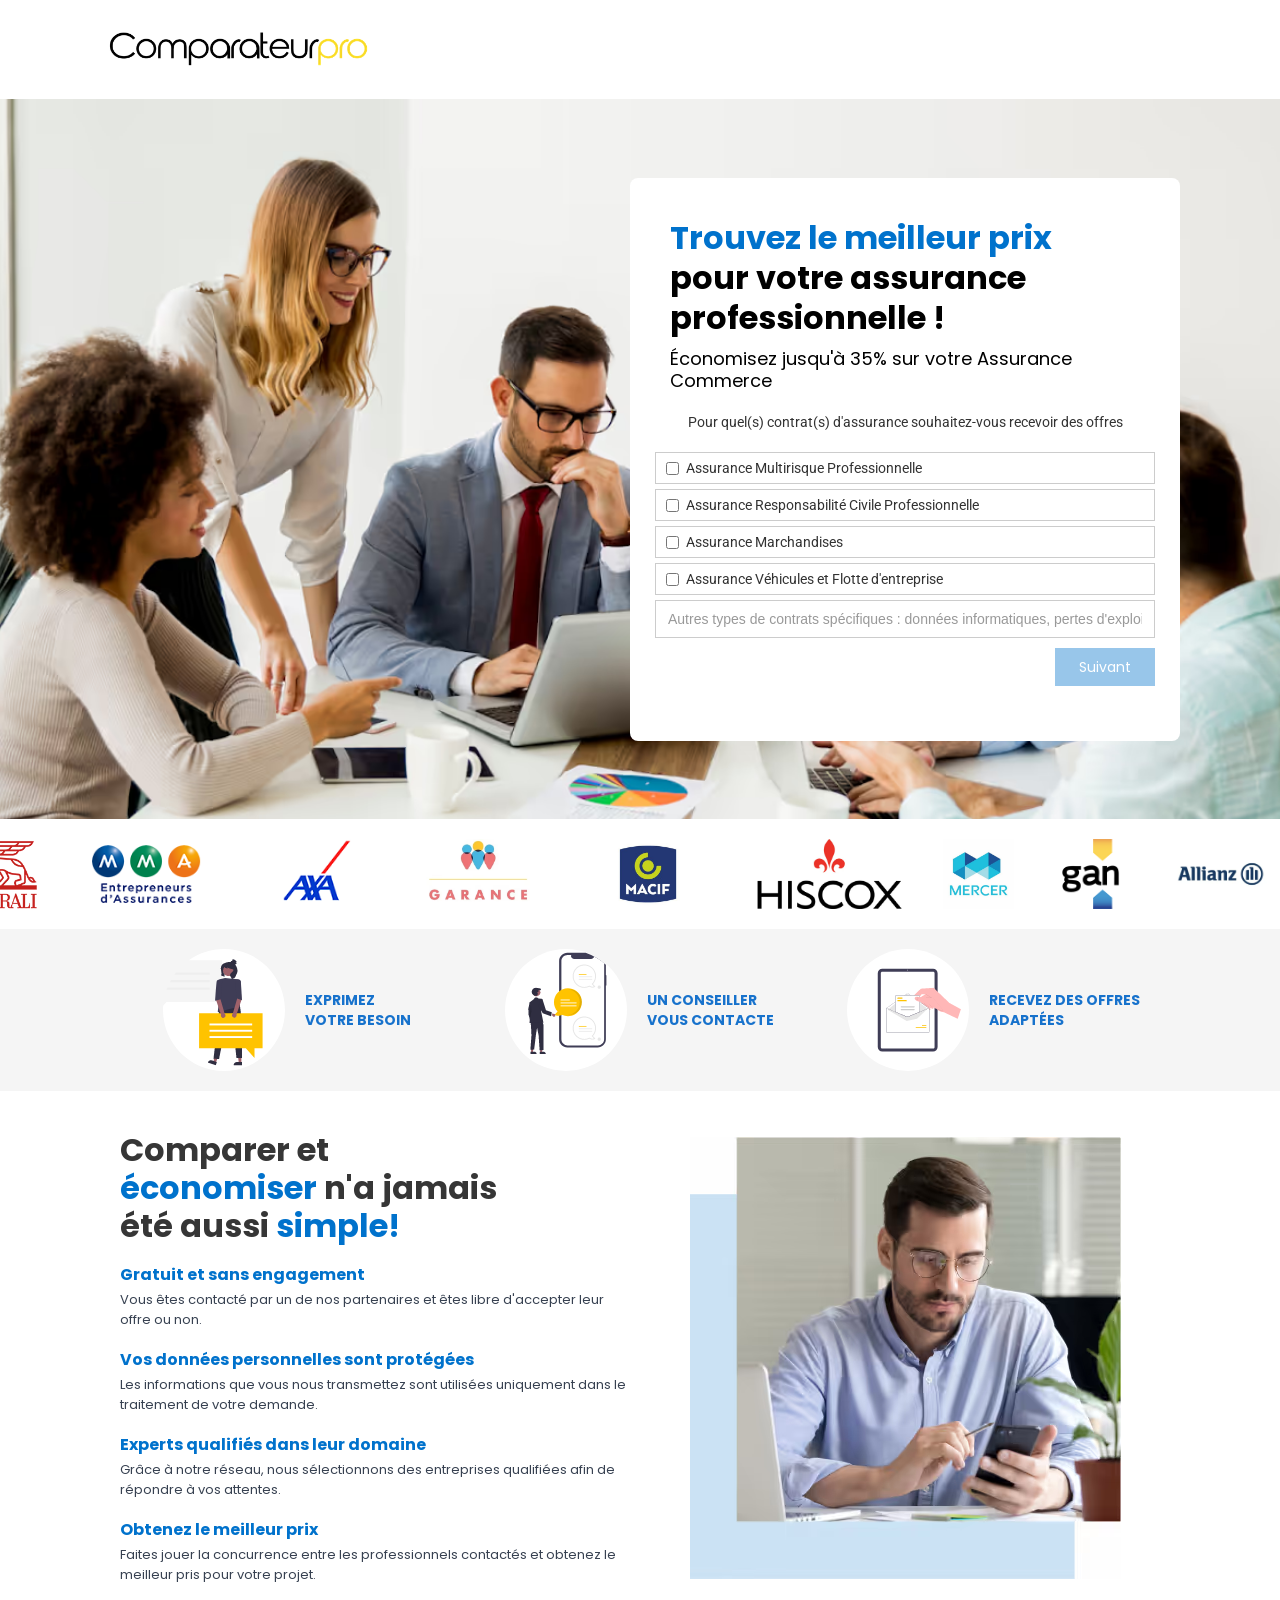
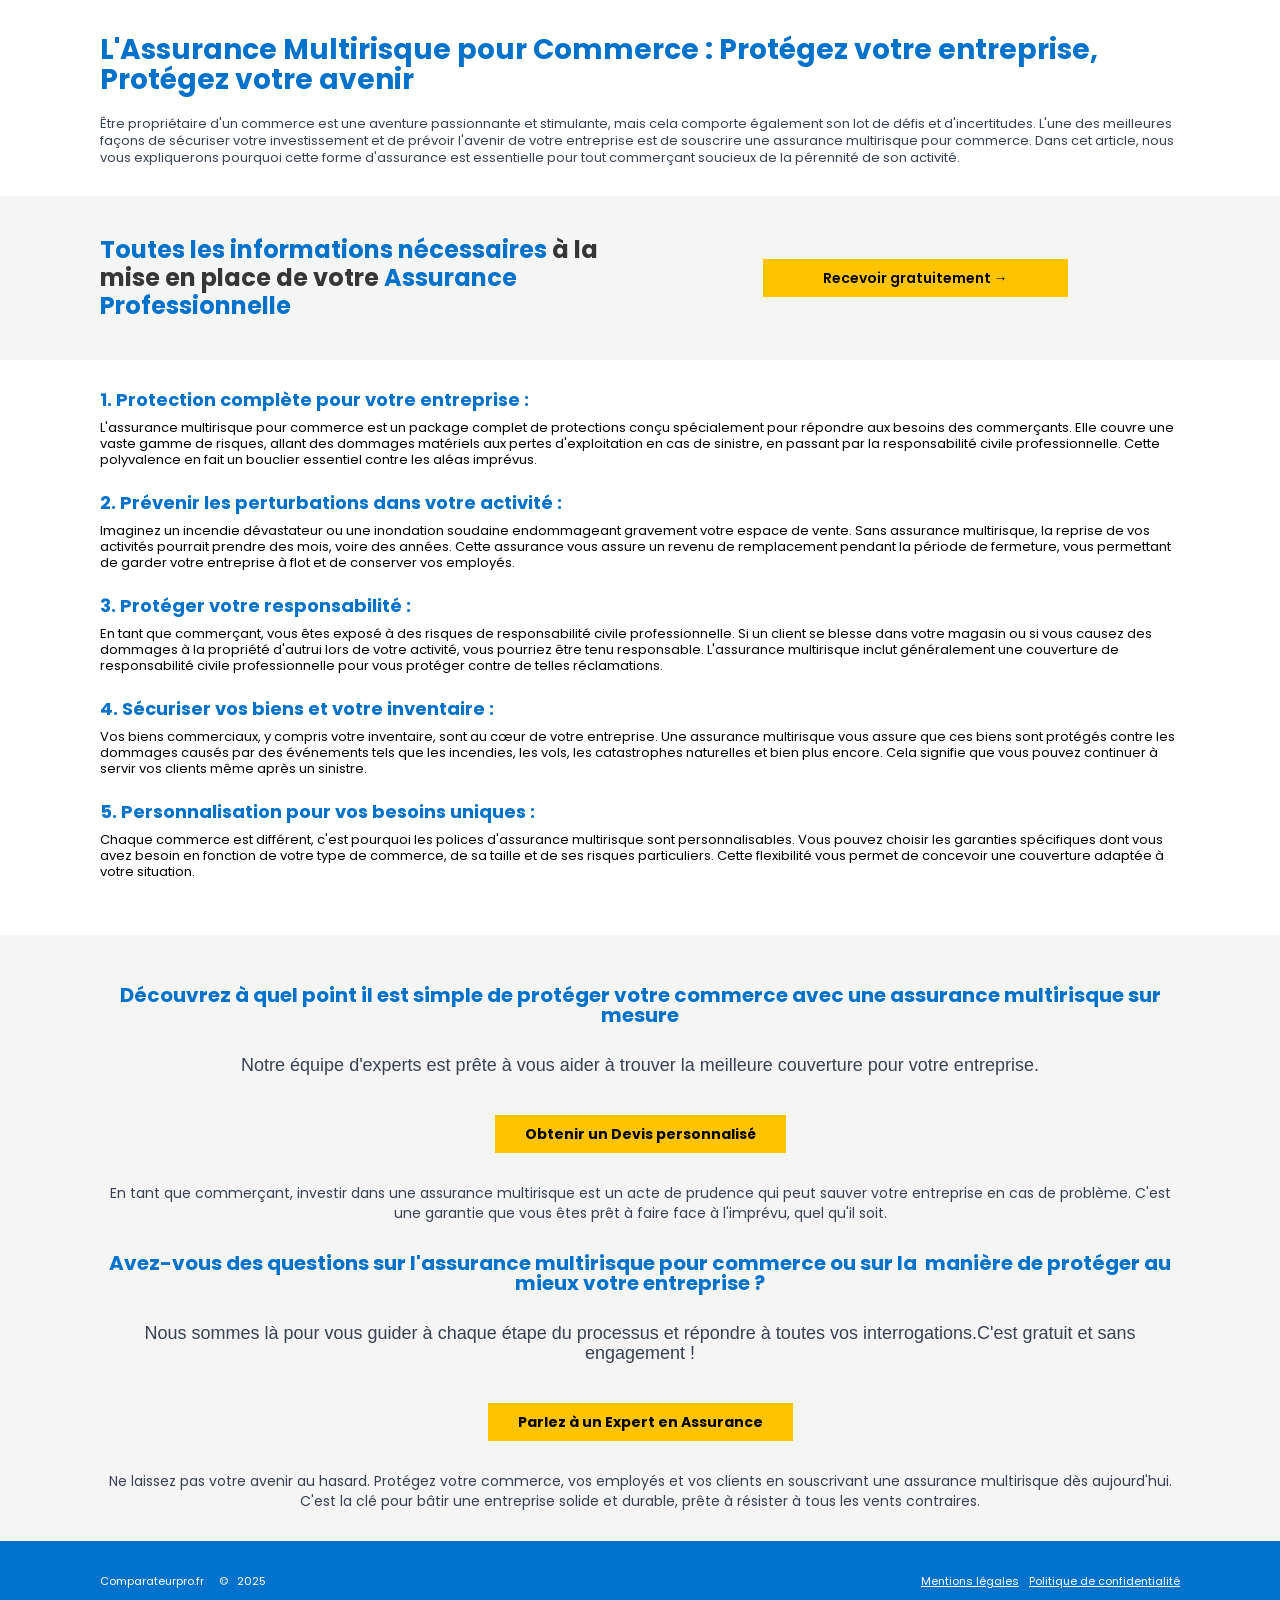
<file: assurance-commerce/index.html>
<!DOCTYPE html>
<html data-wf-page="66cc28f52c9a92fd26c4160f" data-wf-site="65cdd89a107bcefe374dd647" lang="en">
<head>
  <meta charset="utf-8">
  <title>Assurance Commerce</title>
  <meta name="description" content="Ne laissez pas votre avenir au hasard. Protégez votre commerce, vos employés et vos clients en souscrivant une assurance multirisque dès aujourd'hui. C'est la">
  <link rel="canonical" href="https://assurance-commerce.lp.comparateurpro.fr/">
  <meta content="Assurance Commerce" property="og:title">
  <meta content="Assurance Commerce" name="twitter:title">
  <meta content="width=device-width, initial-scale=1" name="viewport">
  <meta content="Webflow" name="generator">
  <link rel="stylesheet" href="style.css">
  
  
  
  
  
  
  
  <link href="img/favicon.png" rel="shortcut icon" type="image/x-icon">
  <link href="img/webclip.png" rel="apple-touch-icon">
  <script>
	// --- 1. Initialisation de la couche de données (DataLayer) et de gtag ---    
    window.dataLayer = window.dataLayer || [];
    function gtag() { dataLayer.push(arguments); }
    // --- 2. Déclaration du Consent Mode V2 par défaut (au chargement le plus tôt possible) ---
    // Cette partie est CRUCIALE pour la conformité (par exemple, DMA).
    // Elle DOIT PRÉCÉDER tout autre script Google (GTM, GA4, GADS, etc.)
    gtag('consent', 'default', {
        'ad_storage': 'denied',
        'analytics_storage': 'denied',
        'ad_user_data': 'denied',
        'ad_personalization': 'denied',
        'security_storage': 'granted', // Généralement accordé par défaut (nécessaire à la sécurité du site)
        'wait_for_update': 500 // Temps maximum en ms pour que le consentement soit mis à jour
    });
</script><!--  Google Tag Manager  -->
  <script>(function(w,d,s,l,i){w[l]=w[l]||[];w[l].push({'gtm.start':
new Date().getTime(),event:'gtm.js'});var f=d.getElementsByTagName(s)[0],
j=d.createElement(s),dl=l!='dataLayer'?'&l='+l:'';j.async=true;j.src=
'https://www.googletagmanager.com/gtm.js?id='+i+dl;f.parentNode.insertBefore(j,f);
})(window,document,'script','dataLayer','GTM-WMVZJKS');</script>
  <!--  End Google Tag Manager  -->
</head>
<body>
  <div class="w-embed w-iframe"><!--  Google Tag Manager (noscript)  -->
    <noscript><iframe src="https://www.googletagmanager.com/ns.html?id=GTM-WMVZJKS" height="0" width="0" style="display:none;visibility:hidden"></iframe></noscript>
    <!--  End Google Tag Manager (noscript)  -->
  </div>
  <div class="logo-assurance-professionnelle"><img src="img/black_logo_comparateurpro.png" loading="lazy" width="275" sizes="(max-width: 479px) 100vw, 275px" alt="" id="logo" srcset="img/black_logo_comparateurpro-p-500.png 500w, img/black_logo_comparateurpro-p-800.png 800w, img/black_logo_comparateurpro-p-1080.png 1080w, img/black_logo_comparateurpro.png 2000w"></div>
  <div class="background-assurance-professionel">
    <div class="formulaire-iard rc-pro-adw">
      <div class="titre-15-assurance"><span class="text-span-119">Trouvez le meilleur prix <br></span>pour votre assurance professionnelle !</div>
      <div class="titre-16-assurance">Économisez jusqu&#x27;à 35% sur votre Assurance Commerce<br></div>
      <div class="w-layout-blockcontainer container-101 assurance-iard form-commerce w-container">
        <div class="form-block-30 form-redirect w-form">
          <form method="get" data-form="multistep" name="wf-form-assurance-commerce-adw" data-name="assurance-commerce-adw" id="wf-form-assurance-commerce-adw" data-logic-extra="true" class="form-ass form-globale form-redirect" data-wf-page-id="66cc28f52c9a92fd26c4160f" data-wf-element-id="c9edf7b1-f13f-985c-84bd-2f1a6a322417">
            <div class="w-embed"><input type="hidden" value="SOURCE PAR DEFAUT" name="source">
              <input type="hidden" value="" name="categorie">
              <input type="hidden" value="1" name="coordonnee">
              <input type="hidden" value="" name="gclid">
            </div>
            <div data-form="step" class="etape-2 form-blobale style-iard condition-assurance">
              <div data-checkbox="1" data-answer="" data-go-to="step-2" class="etape-content form-blobale">
                <div class="champ-masque w-embed"><input type="hidden" name="question_1" value="Pour quel(s) contrat(s) d'assurance souhaitez-vous recevoir des offres">
                  <input type="hidden" value="Assurance Multirisque Professionnelle" name="reponse_lib_1_1">
                  <input type="hidden" value="Assurance Responsabilité Civile Professionnelle" name="reponse_lib_1_2">
                  <input type="hidden" value="Assurance Marchandises" name="reponse_lib_1_3">
                  <input type="hidden" value="Assurance Véhicules et Flotte d'entreprise" name="reponse_lib_1_4">
                  <input type="hidden" name="question_2" value="Pour quel(s) contrat(s) d'assurance souhaitez-vous recevoir des offres (Autres types)">
                  <input type="hidden" name="question_3" value="Combien de salariés compte votre entreprise ?">
                  <input type="hidden" name="question_4" value="Êtes-vous Auto-Entrepreneur?">
                  <input type="hidden" name="question_5" value="Votre société existe-t-elle déjà ?">
                </div>
                <div class="text-block-251 titre-assurance-iard">Pour quel(s) contrat(s) d&#x27;assurance souhaitez-vous recevoir des offres</div><label class="w-checkbox reponse-choix-multiple"><input type="checkbox" name="reponse_1_1" data-name="reponse_1_1" class="w-checkbox-input rcm-check"><span class="rcm-text radio-button-label-117 w-form-label" for="reponse_1_1">Assurance Multirisque Professionnelle</span></label><label class="w-checkbox reponse-choix-multiple"><input type="checkbox" name="reponse_1_2" data-name="reponse_1_2" class="w-checkbox-input rcm-check"><span class="rcm-text radio-button-label-117 w-form-label" for="reponse_1_2">Assurance Responsabilité Civile Professionnelle</span></label><label class="w-checkbox reponse-choix-multiple"><input type="checkbox" name="reponse_1_3" data-name="reponse_1_3" class="w-checkbox-input rcm-check"><span class="rcm-text radio-button-label-117 w-form-label" for="reponse_1_3">Assurance Marchandises</span></label><label class="w-checkbox reponse-choix-multiple"><input type="checkbox" name="reponse_1_4" id="reponse_1_4" data-name="reponse_1_4" class="w-checkbox-input rcm-check"><span class="rcm-text radio-button-label-117 w-form-label" for="reponse_1_4">Assurance Véhicules et Flotte d&#x27;entreprise</span></label><input class="lettre lettre-assurance w-input" maxlength="256" name="reponse_2" data-name="reponse_2" placeholder="Autres types de contrats spécifiques : données informatiques, pertes d&#x27;exploitations..." type="text" id="reponse_">
                <div class="etape-btn">
                  <a data-form="next-btn" href="#" class="button-83 rc-pro btn-next w-button">Suivant</a>
                </div>
              </div>
            </div>
            <div data-form="step" class="etape-2">
              <div data-go-to="step-5" data-answer="step-2" class="etape-content form-blobale">
                <div class="titre-assurance-iard">Combien de salariés compte votre activité ?</div><label class="radio-btn w-radio"><input class="w-form-formradioinput radio-button-20 w-radio-input" name="reponse_3" data-name="reponse_3" data-radio-delay="25" data-radio-skip="true" type="radio" id="0-1" required="" value="0 à 1"><span class="radio-button-label-117 w-form-label" for="0-1">0 à 1</span></label><label class="radio-btn w-radio"><input class="w-form-formradioinput radio-button-20 w-radio-input" name="reponse_3" data-name="reponse_3" data-radio-delay="25" data-radio-skip="true" type="radio" id="2-3" value="2 à 3"><span class="radio-button-label-117 w-form-label" for="2-3">2 à 3</span></label><label class="radio-btn w-radio"><input class="w-form-formradioinput radio-button-20 w-radio-input" name="reponse_3" data-name="reponse_3" data-radio-delay="25" data-radio-skip="true" type="radio" id="4-5" value="4 à 5"><span class="radio-button-label-117 w-form-label" for="4-5">4 à 5</span></label><label class="radio-btn w-radio"><input class="w-form-formradioinput radio-button-20 w-radio-input" name="reponse_3" data-name="reponse_3" data-radio-delay="25" data-radio-skip="true" type="radio" id="6-9" value="6 à 9"><span class="radio-button-label-117 w-form-label" for="6-9">6 à 9</span></label><label class="radio-btn w-radio"><input class="w-form-formradioinput radio-button-20 w-radio-input" name="reponse_3" data-name="reponse_3" data-radio-delay="25" data-radio-skip="true" type="radio" id="10-19" value="10 à 19"><span class="radio-button-label-117 w-form-label" for="10-19">10 à 19</span></label><label class="radio-btn w-radio"><input class="w-form-formradioinput radio-button-20 w-radio-input" name="reponse_3" data-name="reponse_3" data-radio-delay="25" data-radio-skip="true" type="radio" id="20-49" value="20 à 49"><span class="radio-button-label-117 w-form-label" for="20-49">20 à 49</span></label><label class="radio-btn w-radio"><input class="w-form-formradioinput radio-button-20 w-radio-input" name="reponse_3" data-name="reponse_3" data-radio-delay="25" data-radio-skip="true" type="radio" id="50-99" value="50 à 99"><span class="radio-button-label-117 w-form-label" for="50-99">50 à 99</span></label><label class="radio-btn w-radio"><input class="w-form-formradioinput radio-button-20 w-radio-input" name="reponse_3" data-name="reponse_3" data-radio-delay="25" data-radio-skip="true" type="radio" id="100-plus" value="100 à plus"><span class="radio-button-label-117 w-form-label" for="100-plus">100 à plus</span></label>
                <div class="etape-bouton assurance-iard">
                  <a data-form="back-btn" href="#" class="bouton-precedent rc-pro w-button">Précédent</a>
                  <a data-form="next-btn" href="#" class="bouton-suivant rc-pro w-button">Suivant</a>
                </div>
              </div>
            </div>
            <div data-form="step" class="etape-2 form-blobale">
              <div data-go-to="step-6" data-answer="step-5" class="etape-content form-blobale">
                <div class="titre-assurance-iard">Êtes-vous Auto-Entrepreneur?</div><label class="radio-btn iard-mobile w-radio"><input class="w-form-formradioinput w-radio-input" name="reponse_4" data-name="reponse_4" data-radio-delay="25" data-radio-skip="true" type="radio" id="Oui-2" required="" value="Oui"><span class="radio-button-label-46 w-form-label" for="Oui-2">Oui</span></label><label class="radio-btn iard-mobile w-radio"><input class="w-form-formradioinput w-radio-input" name="reponse_4" data-name="reponse_4" data-radio-delay="25" data-radio-skip="true" type="radio" id="Non" value="Non"><span class="radio-button-label-47 w-form-label" for="Non">Non</span></label>
              </div>
              <div class="etape-bouton assurance-iard">
                <a data-form="back-btn" href="#" class="bouton-precedent rc-pro w-button">Précédent</a>
                <a data-form="next-btn" href="#" class="bouton-suivant rc-pro w-button">Suivant</a>
              </div>
            </div>
            <div data-form="step" class="etape-2 form-blobale">
              <div data-go-to="step-7" data-answer="step-6" class="etape-content form-blobale">
                <div class="titre-assurance-iard">Merci, nous avons bien identifié vos besoins !<br>Sur quelle adresse mail souhaitez-vous recevoir vos devis ?</div>
                <div class="civilite-email"><input class="email w-input" maxlength="256" name="mail" data-name="mail" placeholder="Email" type="email" required=""></div>
              </div>
              <div class="etape-bouton assurance-iard">
                <a data-form="back-btn" href="#" class="bouton-precedent rc-pro w-button">Précédent</a>
                <a data-form="next-btn" href="#" class="bouton-suivant rc-pro w-button">Suivant</a>
              </div>
            </div>
            <div data-form="step" class="etape-2 form-blobale">
              <div data-go-to="step-8" data-answer="step-7" class="etape-content form-blobale">
                <div class="titre-assurance-iard">Quelle est la société concernée par cette demande ?</div>
                <div class="coordonnees-societe"><input class="nom-societe w-input" maxlength="256" name="societe" data-name="societe" placeholder="Nom de la société" type="text" required=""><input class="zipcode iard w-input" maxlength="256" name="code_postal" data-name="code_postal" placeholder="Code postal" type="text" required=""></div>
                <div class="etape-bouton assurance-iard">
                  <a data-form="back-btn" href="#" class="bouton-precedent rc-pro w-button">Précédent</a>
                  <a data-form="next-btn" href="#" class="bouton-suivant rc-pro w-button">Suivant</a>
                </div>
              </div>
            </div>
            <div data-form="step" class="etape-2 form-blobale">
              <div data-go-to="step-9" data-answer="step-8" class="etape-content form-blobale">
                <div class="titre-assurance-iard">Votre société existe-t-elle déjà ?</div><label class="radio-btn w-radio"><input class="w-form-formradioinput radio-button-20 w-radio-input" name="reponse_5" data-name="reponse_5" data-radio-delay="25" data-radio-skip="true" type="radio" id="Soci-t-existante" required="" value="Société existante"><span class="radio-button-label-117 w-form-label" for="Soci-t-existante">Société existante</span></label><label class="radio-btn w-radio"><input class="w-form-formradioinput radio-button-20 w-radio-input" name="reponse_5" data-name="reponse_5" data-radio-delay="25" data-radio-skip="true" type="radio" id="Soci-t-en-cours-de-cr-ation" value="Société en cours de création"><span class="radio-button-label-117 w-form-label" for="Soci-t-en-cours-de-cr-ation">Société en cours de création</span></label>
                <div class="etape-bouton assurance-iard">
                  <a data-form="back-btn" href="#" class="bouton-precedent rc-pro w-button">Précédent</a>
                  <a data-form="next-btn" href="#" class="bouton-suivant rc-pro w-button">Suivant</a>
                </div>
              </div>
            </div>
            <div data-form="step" class="etape-2 form-blobale">
              <div data-go-to="step-10" data-answer="step-9" class="etape-content form-blobale">
                <div class="titre-assurance-iard">A quel nom nos partenaires doivent-ils adresser vos devis ?</div>
                <div class="civilite-email-tel"><input class="name iard w-input" maxlength="256" name="nom" data-name="nom" placeholder="Nom" type="text" required=""><input class="name iard w-input" maxlength="256" name="prenom" data-name="prenom" placeholder="Prénom" type="text" required=""></div>
                <div class="etape-bouton assurance-iard">
                  <a data-form="back-btn" href="#" class="bouton-precedent rc-pro w-button">Précédent</a>
                  <a data-form="next-btn" href="#" class="bouton-suivant rc-pro w-button">Suivant</a>
                </div>
              </div>
            </div>
            <div data-form="step" class="etape-2 form-blobale">
              <div data-answer="step-10" class="etape-content form-blobale etape-consentement">
                <div class="titre-assurance-iard">Et enfin, votre numéro de téléphone <br>mobile ?</div>
                <div class="information-acheteur"><input class="phone iard w-input" maxlength="256" name="telephone" data-name="telephone" placeholder="Téléphone" type="text" required=""></div>
                <div class="titre-consentement">En soumettant ce formulaire, j&#x27;accepte que les informations saisies soient exploitées dans le cadre de la relation commerciale qui peut en découler.</div>
                <div class="consentement-1"><label class="consentement-2 w-radio"><input type="radio" name="consentement" id="oui" data-name="consentement" required="" data-w-id="c9edf7b1-f13f-985c-84bd-2f1a6a3224f2" class="w-form-formradioinput w-radio-input" value="oui"><span class="radio-button-label-44 w-form-label" for="oui">J&#x27;accepte</span></label><label class="w-radio"><input type="radio" name="consentement" data-name="consentement" data-w-id="c9edf7b1-f13f-985c-84bd-2f1a6a3224f6" class="w-form-formradioinput w-radio-input" value="non"><span class="radio-button-label-45 w-form-label">Je n&#x27;accepte pas</span></label></div>
                <div class="popup-consentement">
                  <div class="titre-consnetement-2">Vous devez accepter les termes et conditions.</div>
                </div>
                <div class="etape-bouton assurance-iard">
                  <a data-form="back-btn" href="#" class="bouton-precedent rc-pro w-button">Précédent</a><input type="submit" data-wait="Patienter..." data-form="submit-btn" class="bouton-valider rc-pro w-button" value="Valider">
                </div>
              </div>
            </div>
          </form>
          <div class="success-message-23 w-form-done">
            <div class="text-block-264"><strong class="bold-text-128">Merci !<br>‍</strong>Votre demande a bien été reçue !<br></div>
          </div>
          <div class="w-form-fail">
            <div>Oops! Something went wrong while submitting the form.</div>
          </div>
        </div>
      </div>
    </div>
  </div>
  <section class="carrousel-assurance premier-careoussel">
    <section class="section-19">
      <div class="card-4">
        <div lumious-ticker-speed="50" lumious-ticker="true" class="ticker">
          <div lumious-ticker-content="true" class="ticker-content"><img width="82" height="40" alt="" src="img/unnamed.png" loading="lazy" class="ticker-logo"><img width="182" height="40" alt="" src="img/vinnytsia-ukraine-november-17-2023-600nw-2389537541.webp" loading="lazy" srcset="img/vinnytsia-ukraine-november-17-2023-600nw-2389537541-p-500.webp 500w, img/vinnytsia-ukraine-november-17-2023-600nw-2389537541.webp 600w" sizes="(max-width: 479px) 100vw, 182px" class="ticker-logo"><img width="52" height="40" alt="" src="img/1200px-Assicurazioni_Generali_logo.svg.avif" loading="lazy" class="ticker-logo"><img width="213" height="40" alt="" src="img/Logo-MMA-2017.png" loading="lazy" class="ticker-logo"><img width="97" height="40" alt="" src="img/Embleme-AXA.png" loading="lazy" class="ticker-logo"><img width="97" height="40" alt="" src="img/Garance.avif" loading="lazy" class="ticker-logo"><img width="97" height="40" alt="" src="img/logo-vectoriel-macif.jpg" loading="lazy" srcset="img/logo-vectoriel-macif-p-500.jpg 500w, img/logo-vectoriel-macif.jpg 630w" sizes="97px" class="ticker-logo"><img width="97" height="40" alt="" src="img/800px-Image-Hiscox.avif" loading="lazy" class="ticker-logo"><img width="97" height="40" alt="" src="img/mercer-logo.jpg" loading="lazy" srcset="img/mercer-logo-p-500.jpg 500w, img/mercer-logo.jpg 512w" sizes="97px" class="ticker-logo"></div>
        </div>
      </div>
    </section>
  </section>
  <div class="content-1-assurance">
    <div id="w-node-a3356255-3dc9-716e-4f07-805fb78693bd-26c4160f" class="w-layout-layout quick-stack-72 wf-layout-layout">
      <div class="w-layout-cell cell-102"><img src="img/1_1.png" loading="lazy" alt="">
        <div class="titre-1-assurance"><strong>EXPRIMEZ<br>VOTRE BESOIN</strong></div>
      </div>
      <div class="w-layout-cell cell-103"><img src="img/2_1.png" loading="lazy" alt="">
        <div class="titre-1-assurance"><strong>UN CONSEILLER<br>VOUS CONTACTE</strong></div>
      </div>
      <div class="w-layout-cell cell-103"><img src="img/3_1.png" loading="lazy" alt="">
        <div class="titre-1-assurance"><strong>RECEVEZ DES OFFRES<br>ADAPTÉES</strong></div>
      </div>
    </div>
  </div>
  <div class="content-2-assurance">
    <div id="w-node-cb9598ec-9c17-a522-7a1c-17fa22fd55dc-26c4160f" class="w-layout-layout wf-layout-layout">
      <div class="w-layout-cell">
        <div class="titre-3-assurance"><span class="text-span-103"><strong>Comparer et </strong></span><strong><br>économiser </strong><span class="text-span-104"><strong>n&#x27;a jamais <br>été aussi</strong></span><strong> simple!</strong></div>
        <div class="titre-4-assurance"><strong>Gratuit et sans engagement</strong></div>
        <div class="titre-5-assurance tns-pro-3">Vous êtes contacté par un de nos partenaires et êtes libre d&#x27;accepter leur offre ou non.</div>
        <div class="titre-4-assurance"><strong>Vos données personnelles sont protégées</strong></div>
        <div class="titre-5-assurance tns-pro-3">Les informations que vous nous transmettez sont utilisées uniquement dans le traitement de votre demande.</div>
        <div class="titre-4-assurance"><strong>Experts qualifiés dans leur domaine</strong></div>
        <div class="titre-5-assurance tns-pro-3">Grâce à notre réseau, nous sélectionnons des entreprises qualifiées afin de répondre à vos attentes.</div>
        <div class="titre-4-assurance"><strong>Obtenez le meilleur prix</strong></div>
        <div class="titre-5-assurance tns-pro-3">Faites jouer la concurrence entre les professionnels contactés et obtenez le meilleur pris pour votre projet.<br></div>
      </div>
      <div class="w-layout-cell cell-105"><img src="img/4.avif" loading="lazy" alt=""></div>
    </div>
  </div>
  <div class="content-3-assurance assurance-tns">
    <div class="titre-6-assurance tns-pro-1"><strong class="bold-text-104">L&#x27;Assurance Multirisque pour Commerce : Protégez votre entreprise, Protégez votre avenir</strong></div>
    <div class="titre-7-assurance assurance-tns">Être propriétaire d&#x27;un commerce est une aventure passionnante et stimulante, mais cela comporte également son lot de défis et d&#x27;incertitudes. L&#x27;une des meilleures façons de sécuriser votre investissement et de prévoir l&#x27;avenir de votre entreprise est de souscrire une assurance multirisque pour commerce. Dans cet article, nous vous expliquerons pourquoi cette forme d&#x27;assurance est essentielle pour tout commerçant soucieux de la pérennité de son activité.<br></div>
  </div>
  <div class="content-4-assurance">
    <div id="w-node-a5be6eb3-6b6b-63d2-a21c-0678899a3fad-26c4160f" class="w-layout-layout quick-stack-58 wf-layout-layout">
      <div class="w-layout-cell">
        <div class="titre-8-assurance tns-pro-1"><strong>Toutes les informations nécessaires </strong><span class="text-span-155"><strong>à la mise en place de votre</strong></span><strong> Assurance Professionnelle</strong></div>
      </div>
      <div class="w-layout-cell cell-106">
        <a href="#logo" class="button-77 w-button">Recevoir gratuitement →</a>
      </div>
    </div>
  </div>
  <div class="content-5-assurance rc-pro">
    <div class="titre-commerce-1"><strong>1. Protection complète pour votre entreprise : </strong></div>
    <div class="titre-5-assurance tns-pro-2 commerce-texte">L&#x27;assurance multirisque pour commerce est un package complet de protections conçu spécialement pour répondre aux besoins des commerçants. Elle couvre une vaste gamme de risques, allant des dommages matériels aux pertes d&#x27;exploitation en cas de sinistre, en passant par la responsabilité civile professionnelle. Cette polyvalence en fait un bouclier essentiel contre les aléas imprévus.<br></div>
    <div class="titre-commerce-1"><strong>2. Prévenir les perturbations dans votre activité : </strong></div>
    <div class="titre-5-assurance tns-pro-2 commerce-texte">Imaginez un incendie dévastateur ou une inondation soudaine endommageant gravement votre espace de vente. Sans assurance multirisque, la reprise de vos activités pourrait prendre des mois, voire des années. Cette assurance vous assure un revenu de remplacement pendant la période de fermeture, vous permettant de garder votre entreprise à flot et de conserver vos employés.<br></div>
    <div class="titre-commerce-1"><strong>3. Protéger votre responsabilité : </strong></div>
    <div class="titre-5-assurance tns-pro-2 commerce-texte">En tant que commerçant, vous êtes exposé à des risques de responsabilité civile professionnelle. Si un client se blesse dans votre magasin ou si vous causez des dommages à la propriété d&#x27;autrui lors de votre activité, vous pourriez être tenu responsable. L&#x27;assurance multirisque inclut généralement une couverture de responsabilité civile professionnelle pour vous protéger contre de telles réclamations.<br></div>
    <div class="titre-commerce-1"><strong>4. Sécuriser vos biens et votre inventaire : </strong></div>
    <div class="titre-5-assurance tns-pro-2 commerce-texte">Vos biens commerciaux, y compris votre inventaire, sont au cœur de votre entreprise. Une assurance multirisque vous assure que ces biens sont protégés contre les dommages causés par des événements tels que les incendies, les vols, les catastrophes naturelles et bien plus encore. Cela signifie que vous pouvez continuer à servir vos clients même après un sinistre.<br></div>
    <div class="titre-commerce-1"><strong>5. Personnalisation pour vos besoins uniques : </strong></div>
    <div class="titre-5-assurance tns-pro-2 commerce-texte">Chaque commerce est différent, c&#x27;est pourquoi les polices d&#x27;assurance multirisque sont personnalisables. Vous pouvez choisir les garanties spécifiques dont vous avez besoin en fonction de votre type de commerce, de sa taille et de ses risques particuliers. Cette flexibilité vous permet de concevoir une couverture adaptée à votre situation.<br></div>
  </div>
  <div class="content-7-assurance-tns">
    <div class="content-7-1-assurance">
      <div class="titre-commerce-2"><strong>Découvrez à quel point il est simple de protéger votre commerce avec une assurance multirisque sur mesure</strong></div>
      <div class="titre-commerce-3">Notre équipe d&#x27;experts est prête à vous aider à trouver la meilleure couverture pour votre entreprise.</div>
      <a href="#logo" class="button-78 assurance-tns-btn btn-commerce w-button">Obtenir un Devis personnalisé</a>
      <div class="titre-commerce-4">En tant que commerçant, investir dans une assurance multirisque est un acte de prudence qui peut sauver votre entreprise en cas de problème. C&#x27;est une garantie que vous êtes prêt à faire face à l&#x27;imprévu, quel qu&#x27;il soit.</div>
      <div class="titre-commerce-2"><strong>Avez-vous des questions sur l&#x27;assurance multirisque pour commerce ou sur la  manière de protéger au mieux votre entreprise ?</strong></div>
      <div class="titre-commerce-3">Nous sommes là pour vous guider à chaque étape du processus et répondre à toutes vos interrogations.C&#x27;est gratuit et sans engagement !</div>
      <a href="#logo" class="button-78 assurance-tns-btn btn-commerce w-button">Parlez à un Expert en Assurance</a>
      <div class="titre-commerce-4">Ne laissez pas votre avenir au hasard. Protégez votre commerce, vos employés et vos clients en souscrivant une assurance multirisque dès aujourd&#x27;hui. C&#x27;est la clé pour bâtir une entreprise solide et durable, prête à résister à tous les vents contraires.</div>
    </div>
  </div>
  <div class="footer-assurance assurance-tns-footer">
    <div class="titre-footer-assurance">Comparateurpro.fr     ©   2025</div>
    <a href="https://www.hellolead.pro/mentions-legales/" target="_blank" class="link-25">Mentions légales</a>
    <link rel="prefetch" href="https://www.hellolead.pro/mentions-legales/">
    <a href="https://www.hellolead.pro/politique-de-confidentialite-donnees-personnelles/" target="_blank" class="link-26">Politique de confidentialité</a>
    <link rel="prefetch" href="https://www.hellolead.pro/politique-de-confidentialite-donnees-personnelles/">
  </div>
  
  
  
  
  
  
  
<script src="script.js" defer></script>
</body>
</html>
</file>
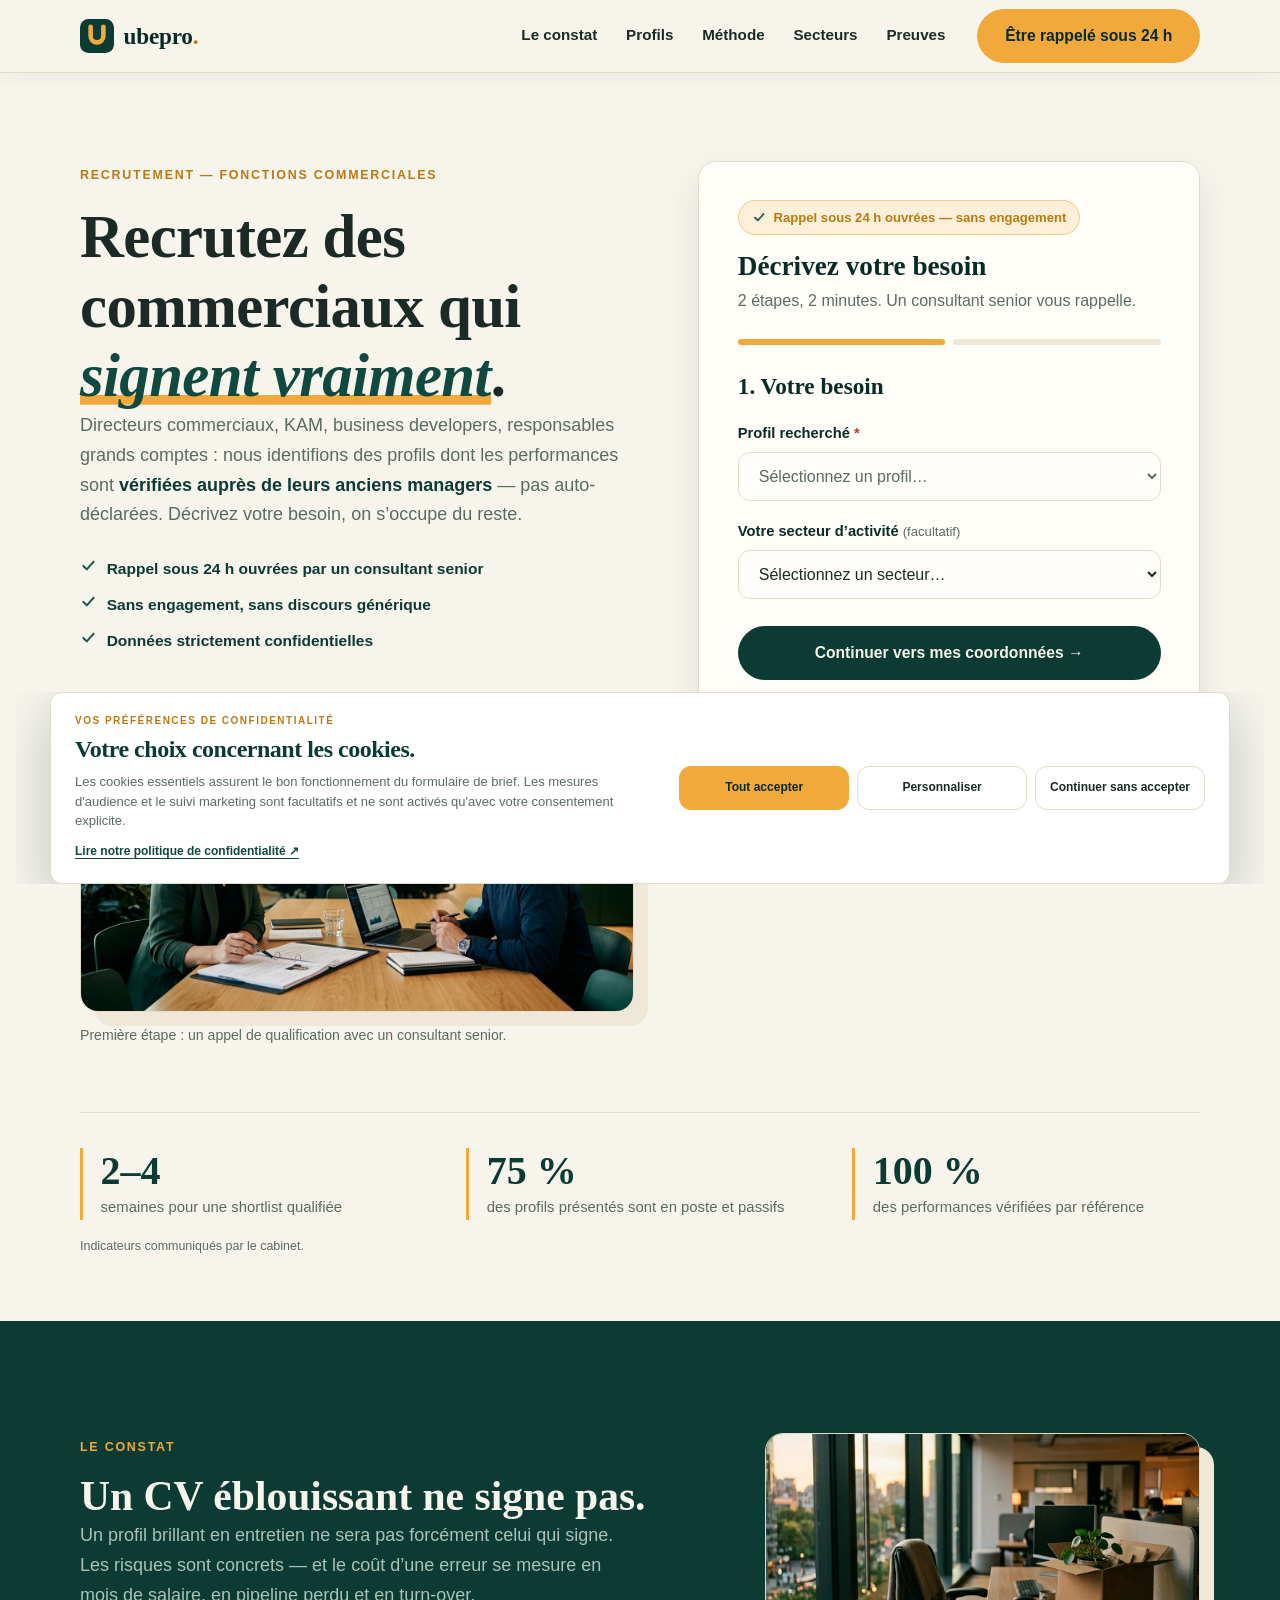
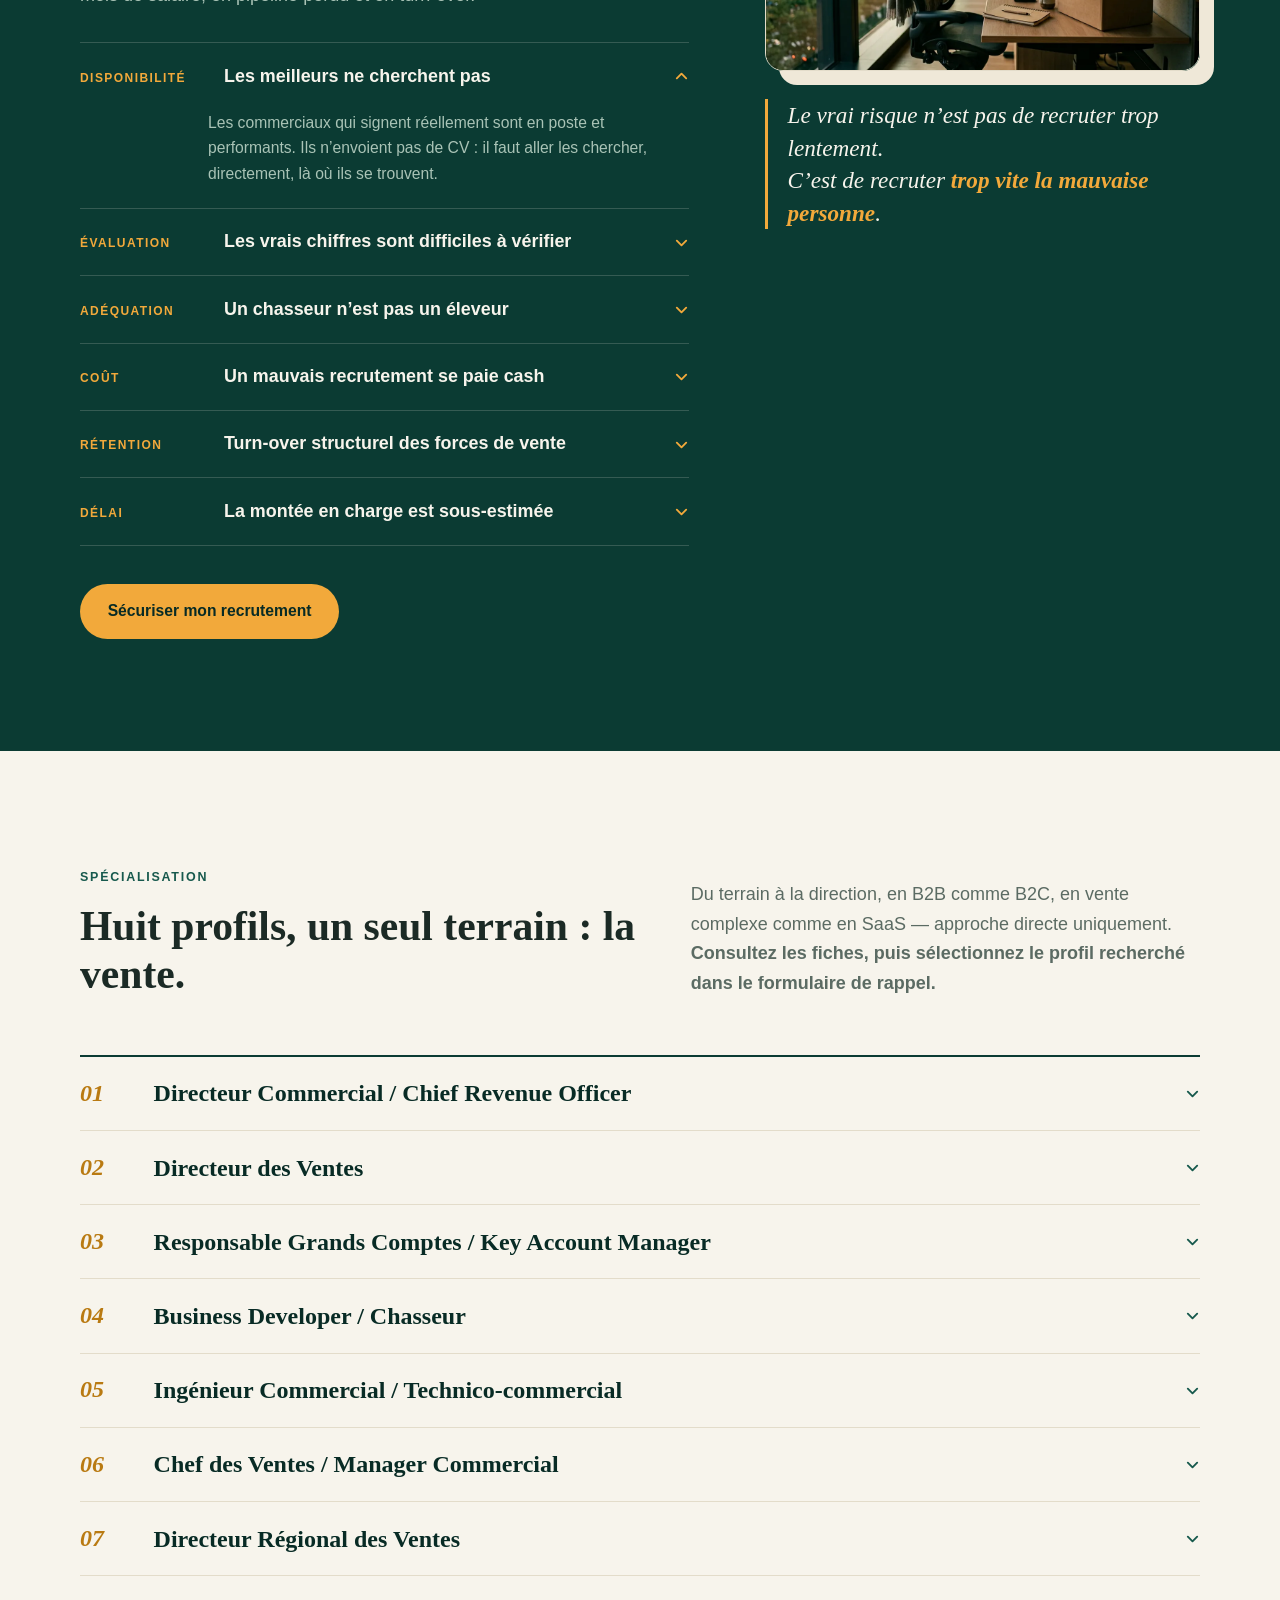
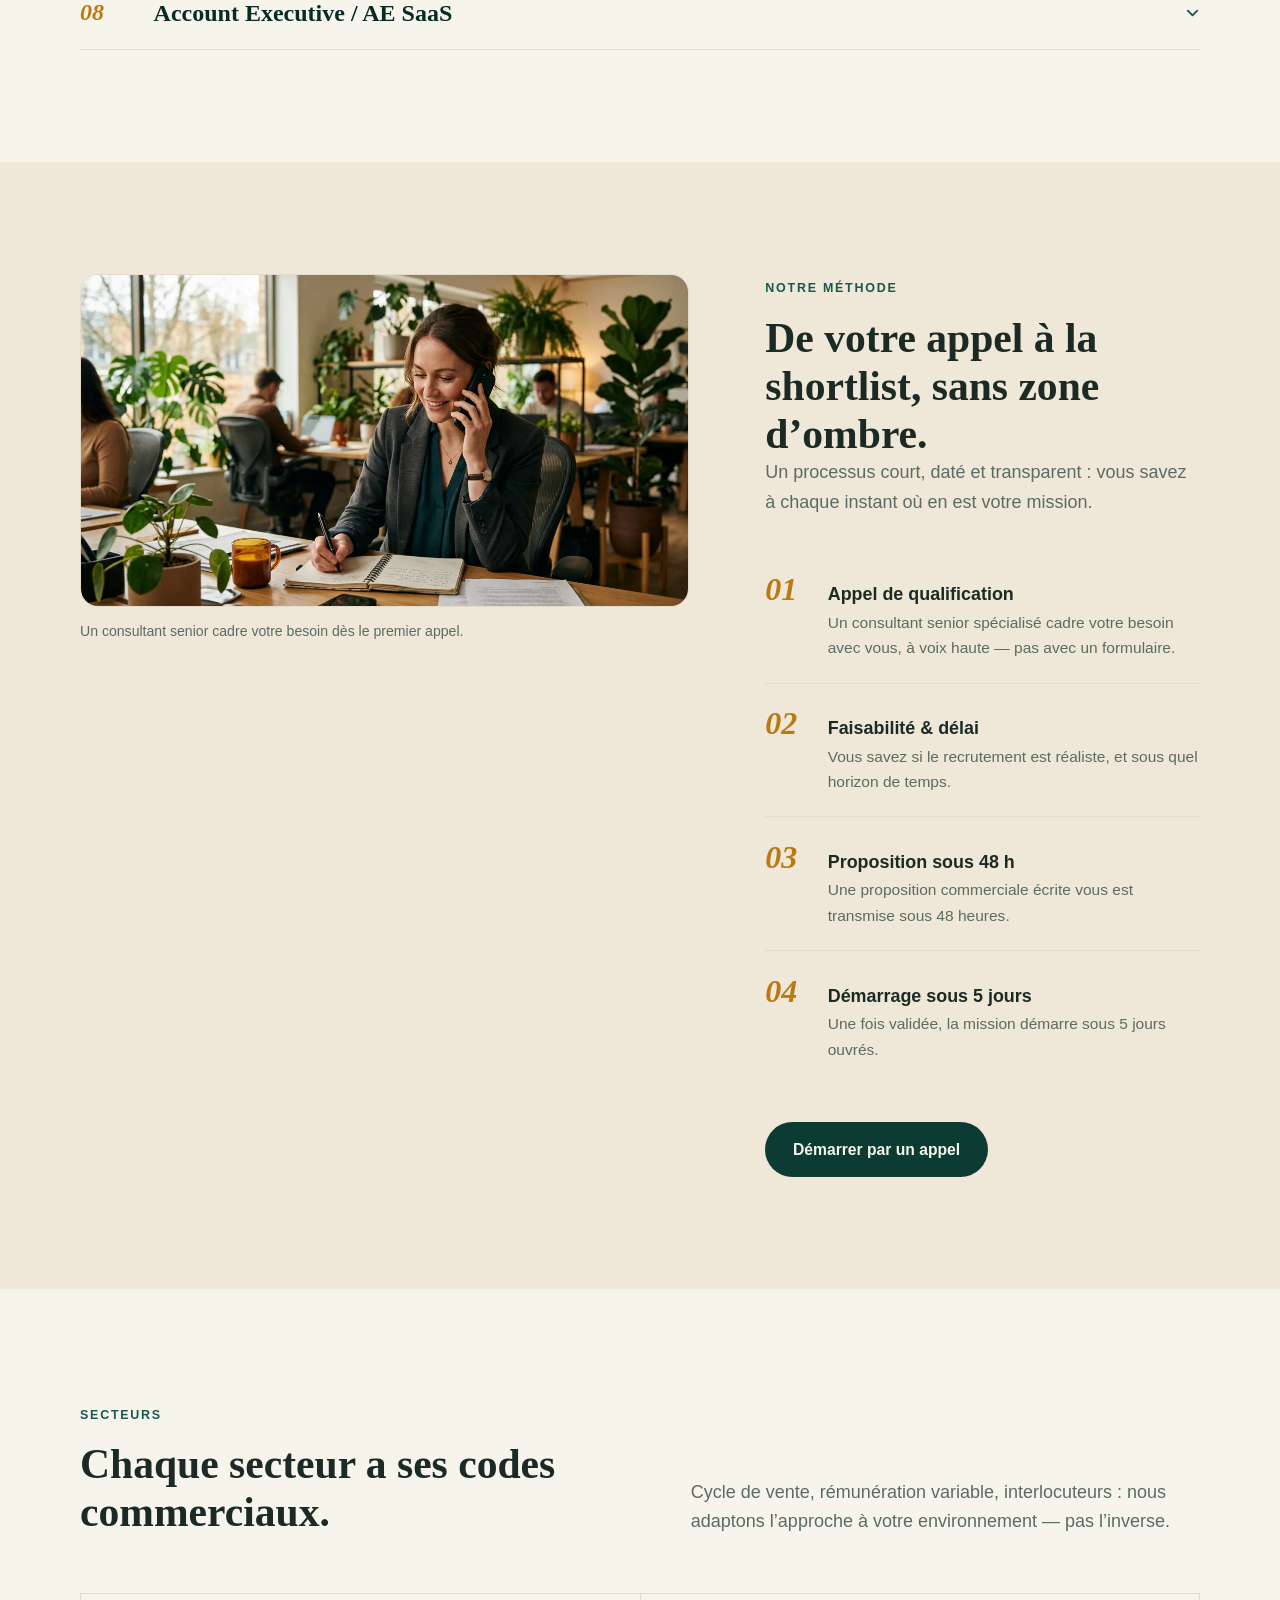
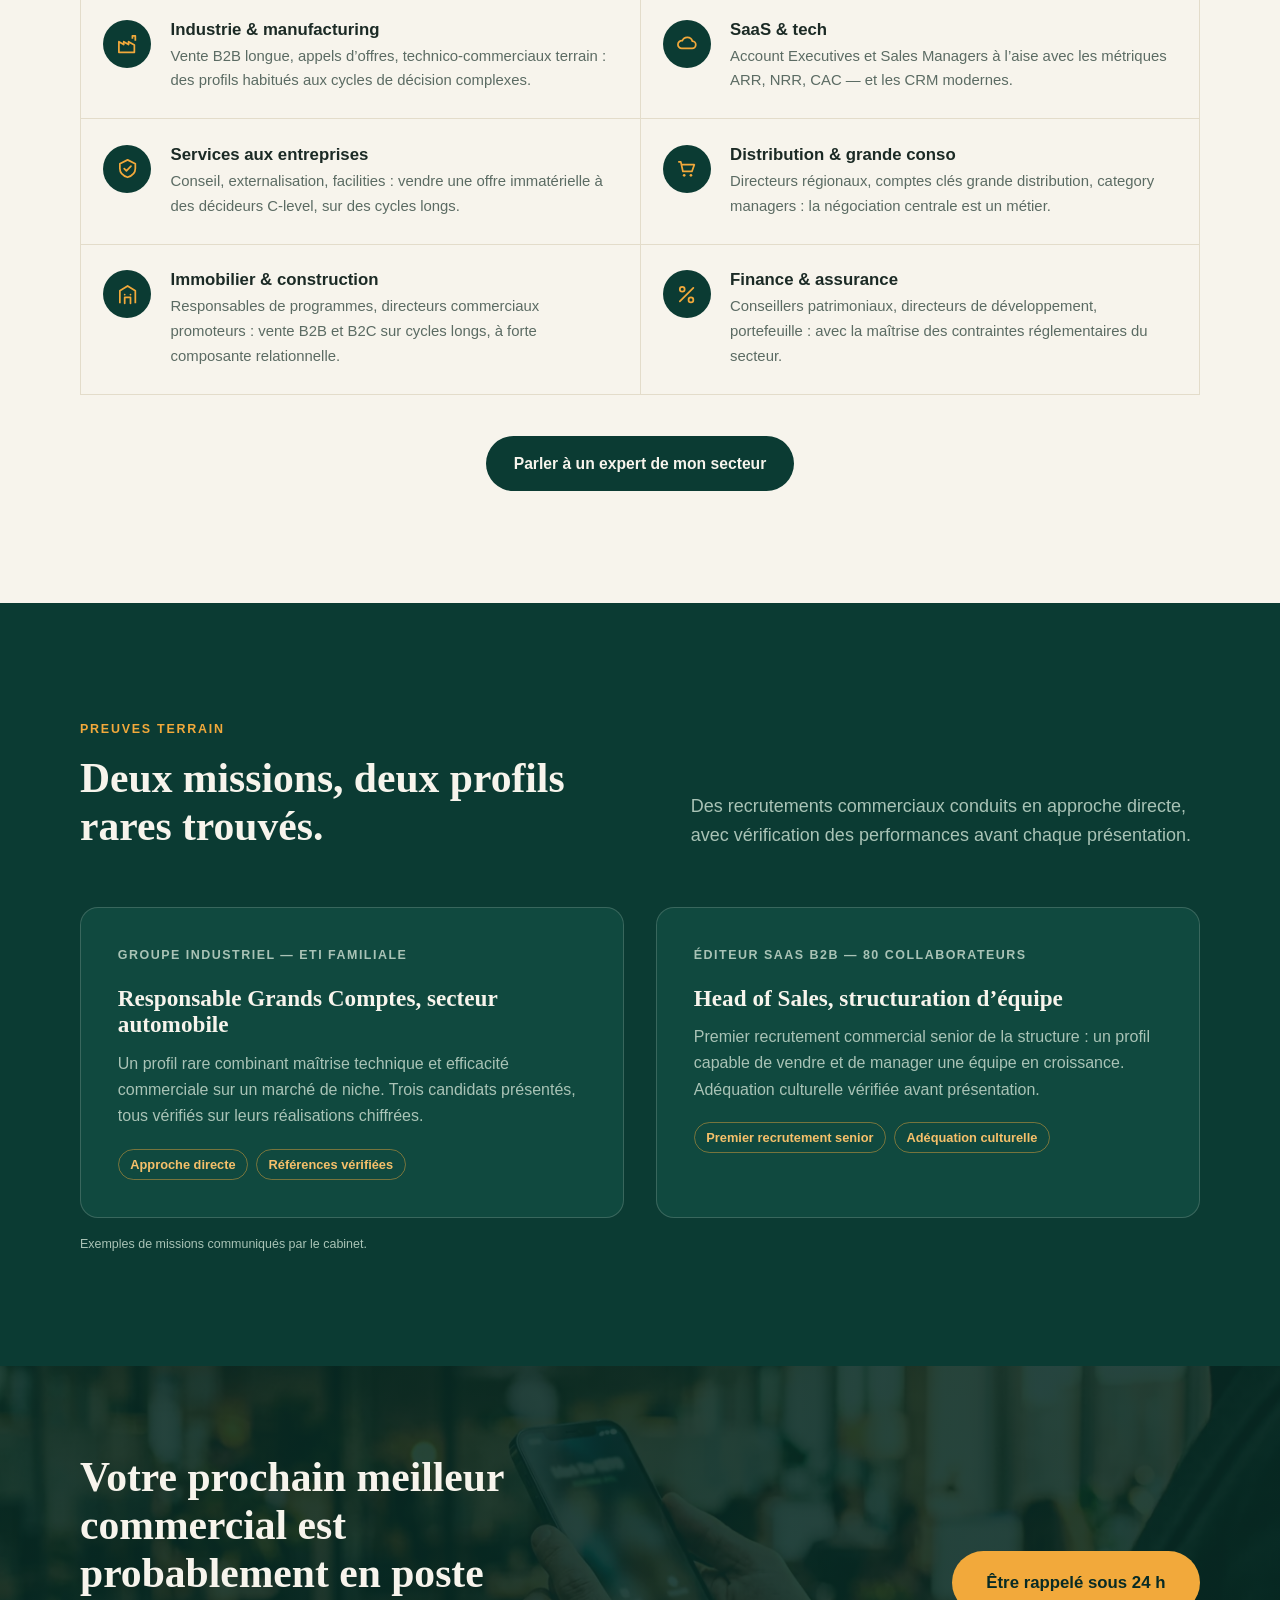
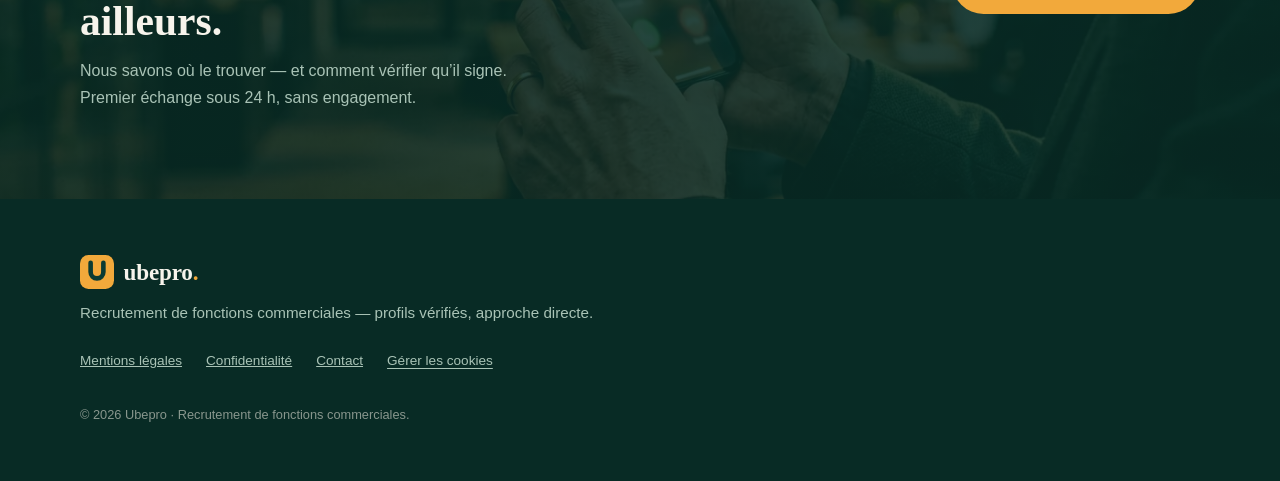
<file: recrutement_commerciaux/index.html>
<!DOCTYPE html>
<html lang="fr">
<head>
  <meta charset="UTF-8">
  <meta name="viewport" content="width=device-width, initial-scale=1">
  <title>Recrutement de commerciaux — profils vérifiés, shortlist en 2 à 4 semaines | Ubepro</title>
  <meta name="description" content="Vous recrutez un directeur commercial, un KAM, un business developer ? Décrivez votre besoin en 2 minutes : un consultant senior vous rappelle sous 24 h. Profils dont les performances sont vérifiées.">
  <link rel="canonical" href="https://recrutement-commerciaux.ubepro.com/">
  <meta name="robots" content="index, follow, max-image-preview:large, max-snippet:-1, max-video-preview:-1">
  <meta name="theme-color" content="#0B3B33">

  <!-- Open Graph / Réseaux Sociaux -->
  <meta property="og:type" content="website">
  <meta property="og:locale" content="fr_FR">
  <meta property="og:site_name" content="Ubepro — Recrutement de Commerciaux">
  <meta property="og:title" content="Recrutement de commerciaux — profils vérifiés, shortlist en 2 à 4 semaines | Ubepro">
  <meta property="og:description" content="Des commerciaux dont les performances sont vérifiées auprès de leurs anciens managers. Shortlist qualifiée en 2 à 4 semaines. Rappel sous 24 h.">
  <meta property="og:url" content="https://recrutement-commerciaux.ubepro.com/">
  <meta property="og:image" content="https://recrutement-commerciaux.ubepro.com/img/hero-bg.webp">
  <meta property="og:image:width" content="1376">
  <meta property="og:image:height" content="768">
  <meta property="og:image:alt" content="Entretien de qualification pour le recrutement d'un commercial senior">

  <!-- Twitter Card -->
  <meta name="twitter:card" content="summary_large_image">
  <meta name="twitter:title" content="Recrutement de commerciaux B2B — profils vérifiés | Ubepro">
  <meta name="twitter:description" content="Des commerciaux dont les performances sont vérifiées auprès de leurs anciens managers. Shortlist qualifiée en 2 à 4 semaines.">
  <meta name="twitter:image" content="https://recrutement-commerciaux.ubepro.com/img/hero-bg.webp">

  <link rel="icon" type="image/svg+xml" href="img/favicon.svg">
  <link rel="stylesheet" href="style.css?v=20261006-opt">

  <!-- Google Consent Mode v2 Bootstrap -->
  <script>
    window.dataLayer = window.dataLayer || [];
    function gtag(){dataLayer.push(arguments);}
    (function() {
      var consent = {
        'ad_storage': 'denied',
        'ad_user_data': 'denied',
        'ad_personalization': 'denied',
        'analytics_storage': 'denied',
        'wait_for_update': 500
      };
      try {
        var m = document.cookie.match(/(?:^|; )user_cookie_preferences=([^;]*)/);
        if (m) {
          var p = JSON.parse(decodeURIComponent(m[1]));
          if (p && typeof p === 'object') {
            if (p.marketing) {
              consent.ad_storage = 'granted';
              consent.ad_user_data = 'granted';
              consent.ad_personalization = 'granted';
            }
            if (p.analytics) {
              consent.analytics_storage = 'granted';
            }
          }
        }
      } catch(e) {}
      gtag('consent', 'default', consent);
    })();
  </script>

  <!-- Google Tag Manager -->
  <script>(function(w,d,s,l,i){w[l]=w[l]||[];w[l].push({'gtm.start':
  new Date().getTime(),event:'gtm.js'});var f=d.getElementsByTagName(s)[0],
  j=d.createElement(s),dl=l!='dataLayer'?'&l='+l:'';j.async=true;j.src=
  'https://www.googletagmanager.com/gtm.js?id='+i+dl;f.parentNode.insertBefore(j,f);
  })(window,document,'script','dataLayer','GTM-53SH7D7F');</script>
  <!-- End Google Tag Manager -->

  <!-- Données structurées Schema.org JSON-LD (SEO & GEO) -->
  <script type="application/ld+json">
  {
    "@context": "https://schema.org",
    "@graph": [
      {
        "@type": "EmploymentAgency",
        "@id": "https://recrutement-commerciaux.ubepro.com/#organization",
        "name": "Ubepro — Recrutement Commercial & Direction Commerciale",
        "url": "https://recrutement-commerciaux.ubepro.com/",
        "logo": "https://recrutement-commerciaux.ubepro.com/img/favicon.svg",
        "image": "https://recrutement-commerciaux.ubepro.com/img/hero-bg.webp",
        "description": "Cabinet de recrutement et chasse de tête spécialisé dans les fonctions commerciales B2B : Directeurs commerciaux, KAM, Business Developers, Account Executives.",
        "telephone": "+33189714856",
        "email": "contact@ubepro.com",
        "priceRange": "Sur devis",
        "areaServed": {
          "@type": "Country",
          "name": "France"
        }
      },
      {
        "@type": "WebPage",
        "@id": "https://recrutement-commerciaux.ubepro.com/#webpage",
        "url": "https://recrutement-commerciaux.ubepro.com/",
        "name": "Recrutement de commerciaux — profils vérifiés, shortlist en 2 à 4 semaines | Ubepro",
        "isPartOf": { "@id": "https://recrutement-commerciaux.ubepro.com/#organization" },
        "inLanguage": "fr-FR",
        "description": "Des commerciaux dont les performances de vente sont rigoureusement vérifiées auprès de leurs anciens managers. Shortlist qualifiée en 2 à 4 semaines. Rappel sous 24 h."
      },
      {
        "@type": "Service",
        "@id": "https://recrutement-commerciaux.ubepro.com/#service",
        "name": "Chasse de tête et recrutement de commerciaux B2B",
        "provider": { "@id": "https://recrutement-commerciaux.ubepro.com/#organization" },
        "serviceType": "Chasse de tête de commerciaux et directeurs commerciaux",
        "description": "Approche directe de profils commerciaux passifs en poste et audit des performances déclarées auprès de leurs anciens managers.",
        "areaServed": {
          "@type": "Country",
          "name": "France"
        },
        "audience": {
          "@type": "BusinessAudience",
          "name": "Dirigeants, DRH, Directeurs Généraux et Directeurs Commerciaux"
        }
      },
      {
        "@type": "FAQPage",
        "@id": "https://recrutement-commerciaux.ubepro.com/#faq",
        "mainEntity": [
          {
            "@type": "Question",
            "name": "Comment vérifiez-vous les performances réelles des commerciaux ?",
            "acceptedAnswer": {
              "@type": "Answer",
              "text": "100% des performances des candidats présentés font l'objet d'un contrôle de références approfondi auprès de leurs anciens managers (N+1). Nous vérifions l'atteinte des quotas, le panier moyen et le chiffre d'affaires réellement signé."
            }
          },
          {
            "@type": "Question",
            "name": "En combien de temps recevons-nous une première shortlist ?",
            "acceptedAnswer": {
              "@type": "Answer",
              "text": "Après le cadrage initial sous 24h ouvrées, notre équipe présente une shortlist de candidats qualifiés et motivés sous 2 à 4 semaines."
            }
          },
          {
            "@type": "Question",
            "name": "Les candidats présentés sont-ils en poste ou en recherche active ?",
            "acceptedAnswer": {
              "@type": "Answer",
              "text": "Plus de 75% des profils commerciaux présentés sont actuellement en poste et chassés en approche directe discrète. Ils ne sont pas visibles sur les CVthèques publiques."
            }
          },
          {
            "@type": "Question",
            "name": "Existe-t-il une garantie sur les recrutements ?",
            "acceptedAnswer": {
              "@type": "Answer",
              "text": "Oui, chaque mission est couverte par une garantie de remplacement intégrale en cas de rupture de la période d'essai."
            }
          }
        ]
      }
    ]
  }
  </script>

  <noscript>
    <style>
      #study-form,.menu-toggle,.sticky-cta{display:none !important}
      .reveal{animation:none !important;opacity:1 !important;transform:none !important}
      @media(max-width:940px){.site-header{position:static}#mobile-nav[hidden]{display:block !important}}
    </style>
  </noscript>
</head>
<body>

<!-- Google Tag Manager (noscript) -->
<noscript><iframe src="https://www.googletagmanager.com/ns.html?id=GTM-53SH7D7F"
height="0" width="0" style="display:none;visibility:hidden"></iframe></noscript>
<!-- End Google Tag Manager (noscript) -->
<a class="skip-link" href="#contenu">Aller au contenu principal</a>

<header class="site-header" id="haut">
  <div class="container header-in">
    <a class="brand" href="#haut" aria-label="Ubepro — retour en haut de page">
      <svg class="brand-mark" viewBox="0 0 48 48" aria-hidden="true" focusable="false">
        <rect width="48" height="48" rx="12" fill="#0B3B33"/>
        <path d="M15 11v13a9 9 0 0 0 18 0V11" fill="none" stroke="#F2A93B" stroke-width="6.5" stroke-linecap="round" stroke-linejoin="round"/>
      </svg>
      <span class="brand-name">ubepro<span class="brand-dot">.</span></span>
    </a>

    <nav class="site-nav" id="site-nav" aria-label="Navigation principale">
      <ul>
        <li><a href="#constat">Le constat</a></li>
        <li><a href="#profils">Profils</a></li>
        <li><a href="#methode">Méthode</a></li>
        <li><a href="#secteurs">Secteurs</a></li>
        <li><a href="#preuves">Preuves</a></li>
      </ul>
    </nav>

    <a class="btn btn-amber header-cta" href="#form-card">Être rappelé sous 24 h</a>

    <button class="nav-toggle menu-toggle" type="button" aria-expanded="false" aria-controls="mobile-nav">
      <span class="nav-toggle-box" aria-hidden="true"><span></span><span></span><span></span></span>
      <span class="nav-toggle-label">Menu</span>
    </button>
  </div>
  <!-- Navigation mobile pilotée par hidden et aria-expanded dans le JS fourni. -->
  <nav class="mobile-nav container" id="mobile-nav" aria-label="Navigation mobile" hidden>
    <ul>
      <li><a href="#constat">Le constat</a></li>
      <li><a href="#profils">Profils</a></li>
      <li><a href="#methode">Méthode</a></li>
      <li><a href="#secteurs">Secteurs</a></li>
      <li><a href="#preuves">Preuves</a></li>
      <li><a class="btn btn-amber" href="#form-card">Être rappelé sous 24 h</a></li>
    </ul>
  </nav>
</header>

<main id="contenu">

  <!-- ============ HERO + FORMULAIRE ============ -->
  <section class="hero" id="besoin" aria-labelledby="hero-title">
    <div class="container hero-grid">

      <div class="hero-copy">
        <p class="eyebrow">Recrutement — fonctions commerciales</p>
        <h1 id="hero-title">Recrutez des commerciaux qui <em>signent vraiment</em>.</h1>
        <p class="lead">Directeurs commerciaux, KAM, business developers, responsables grands comptes&nbsp;: nous identifions des profils dont les performances sont <strong>vérifiées auprès de leurs anciens managers</strong> — pas auto-déclarées. Décrivez votre besoin, on s’occupe du reste.</p>
        <ul class="reassure">
          <li><svg class="ico" viewBox="0 0 20 20" aria-hidden="true"><path d="M4 10.5l4 4 8-9" fill="none" stroke="currentColor" stroke-width="2.4" stroke-linecap="round" stroke-linejoin="round"/></svg>Rappel sous 24&nbsp;h ouvrées par un consultant senior</li>
          <li><svg class="ico" viewBox="0 0 20 20" aria-hidden="true"><path d="M4 10.5l4 4 8-9" fill="none" stroke="currentColor" stroke-width="2.4" stroke-linecap="round" stroke-linejoin="round"/></svg>Sans engagement, sans discours générique</li>
          <li><svg class="ico" viewBox="0 0 20 20" aria-hidden="true"><path d="M4 10.5l4 4 8-9" fill="none" stroke="currentColor" stroke-width="2.4" stroke-linecap="round" stroke-linejoin="round"/></svg>Données strictement confidentielles</li>
        </ul>
      </div>

      <div class="hero-formcol">
        <div class="form-card" id="form-card">
          <p class="form-badge"><svg class="ico" viewBox="0 0 20 20" aria-hidden="true"><path d="M4 10.5l4 4 8-9" fill="none" stroke="currentColor" stroke-width="2.4" stroke-linecap="round" stroke-linejoin="round"/></svg>Rappel sous 24&nbsp;h ouvrées — sans engagement</p>
          <h2 class="form-title" id="study-form-title">Décrivez votre besoin</h2>
          <p class="form-sub">2 étapes, 2 minutes. Un consultant senior vous rappelle.</p>
          <noscript><p class="no-js-message">Activez JavaScript pour envoyer votre demande de rappel. Les informations et les fiches profils restent consultables.</p></noscript>

          <!-- Le JS attend #study-form et exactement deux .form-step. -->
          <form id="study-form" class="form-wrap" method="post" action="#" novalidate aria-labelledby="study-form-title">
            <input type="hidden" name="form_id" value="ADW_LP_RECRUTEMENT_COMMERCIAUX">
            <!-- Valeurs remplies par le JS depuis l'URL et sa mémoire de session. -->
            <input type="hidden" name="source" value="">
            <input type="hidden" name="categorie" value="">
            <input type="hidden" name="user" value="">
            <input type="hidden" name="utm_source" value="">
            <input type="hidden" name="utm_medium" value="">
            <input type="hidden" name="utm_campaign" value="">
            <input type="hidden" name="utm_content" value="">
            <input type="hidden" name="utm_term" value="">
            <input type="hidden" name="utm_id" value="">
            <input type="hidden" name="utm_category" value="">
            <input type="hidden" name="utm_user" value="">
            <input type="hidden" name="ltm_source" value="">
            <input type="hidden" name="ltm_category" value="">
            <input type="hidden" name="ltm_typ" value="">
            <input type="hidden" name="ltm_user" value="">
            <input type="hidden" name="gclid" value="">
            <input type="hidden" name="msclkid" value="">
            <input type="hidden" name="fbclid" value="">
            <div class="hp-field" aria-hidden="true">
              <label>Ne pas remplir ce champ<input name="website" type="text" tabindex="-1" autocomplete="off"></label>
            </div>
            <div class="form-progress" aria-hidden="true"><i></i><b></b></div>
            <p class="form-error" role="alert" hidden></p>

            <fieldset class="form-step is-active" data-step="1">
              <legend>1. Votre besoin</legend>
              <div class="field">
                <label for="f-profil">Profil recherché <span class="req" aria-hidden="true">*</span></label>
                <!-- Le JS lit solution, pas profil. -->
                <select id="f-profil" name="solution" required>
                  <option value="">Sélectionnez un profil…</option>
                  <option value="Directeur Commercial / CRO">Directeur Commercial / CRO</option>
                  <option value="Directeur des Ventes">Directeur des Ventes</option>
                  <option value="Responsable Grands Comptes / KAM">Responsable Grands Comptes / KAM</option>
                  <option value="Business Developer / Chasseur">Business Developer / Chasseur</option>
                  <option value="Ingénieur Commercial / Technico-commercial">Ingénieur Commercial / Technico-commercial</option>
                  <option value="Chef des Ventes / Manager commercial">Chef des Ventes / Manager commercial</option>
                  <option value="Directeur Régional des Ventes">Directeur Régional des Ventes</option>
                  <option value="Account Executive SaaS">Account Executive SaaS</option>
                  <option value="Autre profil commercial">Autre profil commercial</option>
                </select>
              </div>
              <div class="field">
                <label for="f-secteur">Votre secteur d’activité <span class="opt">(facultatif)</span></label>
                <!-- Le JS lit site, pas secteur. -->
                <select id="f-secteur" name="site">
                  <option value="">Sélectionnez un secteur…</option>
                  <option>Industrie &amp; manufacturing</option>
                  <option>SaaS &amp; tech</option>
                  <option>Services aux entreprises</option>
                  <option>Distribution &amp; grande conso</option>
                  <option>Immobilier &amp; construction</option>
                  <option>Finance &amp; assurance</option>
                  <option>Autre</option>
                </select>
              </div>
              <div class="form-nav">
                <button class="btn btn-green form-next" type="button" id="btn-next">Continuer vers mes coordonnées →</button>
              </div>
            </fieldset>

            <!-- Les anciens contexte + rappel sont regroupés en une étape. -->
            <fieldset class="form-step" data-step="2" hidden>
              <legend>2. Vous rappeler</legend>
              <div class="field-row">
                <div class="field">
                  <label for="f-societe">Société <span class="req" aria-hidden="true">*</span></label>
                  <input id="f-societe" name="societe" type="text" autocomplete="organization" maxlength="160" required>
                </div>
                <div class="field">
                  <label for="f-cp">Code postal <span class="req" aria-hidden="true">*</span></label>
                  <input id="f-cp" name="code_postal" type="text" inputmode="numeric" autocomplete="postal-code" maxlength="5" pattern="[0-9]{5}" title="5 chiffres, ex. 75011" required>
                </div>
              </div>
              <div class="field-row">
                <div class="field">
                  <label for="f-prenom">Prénom <span class="req" aria-hidden="true">*</span></label>
                  <input id="f-prenom" name="prenom" type="text" autocomplete="given-name" maxlength="100" required>
                </div>
                <div class="field">
                  <label for="f-nom">Nom <span class="req" aria-hidden="true">*</span></label>
                  <input id="f-nom" name="nom" type="text" autocomplete="family-name" maxlength="100" required>
                </div>
              </div>
              <div class="field">
                <label for="f-tel">Téléphone <span class="req" aria-hidden="true">*</span></label>
                <input id="f-tel" name="telephone" type="tel" inputmode="tel" autocomplete="tel" placeholder="06 12 34 56 78" required>
              </div>
              <div class="field">
                <label for="f-email">Email professionnel <span class="req" aria-hidden="true">*</span></label>
                <input id="f-email" name="mail" type="email" autocomplete="email" maxlength="254" required>
              </div>
              <div class="field field-check">
                <input id="f-consent" name="consent" value="oui" type="checkbox" required>
                <label for="f-consent">J’accepte d’être recontacté·e au sujet de ma demande. <span class="req" aria-hidden="true">*</span></label>
              </div>
              <div class="form-nav">
                <button class="btn btn-ghost-dark form-back" type="button" id="btn-prev">← Retour</button>
                <button class="btn btn-amber" type="submit" id="btn-submit">Être rappelé par un consultant</button>
              </div>
            </fieldset>

            <!-- La confirmation doit être à l'intérieur du formulaire pour être trouvée. -->
            <div class="form-success" id="form-success" hidden tabindex="-1" role="status" aria-live="polite">
              <span class="success-ico" aria-hidden="true"><svg viewBox="0 0 24 24"><path d="M5 12.5l4.5 4.5L19 7.5" fill="none" stroke="currentColor" stroke-width="2.6" stroke-linecap="round" stroke-linejoin="round"/></svg></span>
              <h3>Merci&nbsp;!</h3>
              <p>Votre demande est bien enregistrée. Un consultant senior vous rappelle sous 24&nbsp;h ouvrées. Gardez votre téléphone à portée de main.</p>
              <p style="margin-top: 1.25rem;">
                <a href="#" id="form-reset-link" style="color:var(--amber-deep); font-weight:700; text-decoration:underline;">Recommencer — déposer une autre demande</a>
              </p>
            </div>
            <!-- Hors des étapes : le JS actualise cette note après le succès. -->
            <p class="form-legal privacy-note">Vos données ne servent qu’à traiter votre demande de rappel — jamais partagées sans votre accord.</p>
          </form>
        </div>
      </div>

      <figure class="hero-photo reveal">
        <img src="img/hero-bg.webp" alt="Un consultant en recrutement et un directeur commercial échangent autour d’un dossier candidat dans un bureau" width="1376" height="768" fetchpriority="high">
        <figcaption>Première étape&nbsp;: un appel de qualification avec un consultant senior.</figcaption>
      </figure>

    </div>

    <div class="container">
      <ul class="statbar" aria-label="Chiffres clés de nos missions">
        <li><strong>2–4</strong><span>semaines pour une shortlist qualifiée</span></li>
        <li><strong>75&nbsp;%</strong><span>des profils présentés sont en poste et passifs</span></li>
        <li><strong>100&nbsp;%</strong><span>des performances vérifiées par référence</span></li>
      </ul>
      <p class="stats-note">Indicateurs communiqués par le cabinet.</p>
    </div>
  </section>

  <!-- ============ LE CONSTAT ============ -->
  <section class="section dark" id="constat" aria-labelledby="constat-title">
    <div class="container split">
      <div class="split-copy">
        <p class="eyebrow amber">Le constat</p>
        <h2 id="constat-title">Un CV éblouissant ne signe pas.</h2>
        <p class="lead">Un profil brillant en entretien ne sera pas forcément celui qui signe. Les risques sont concrets — et le coût d’une erreur se mesure en mois de salaire, en pipeline perdu et en turn-over.</p>

        <!-- Accordéons natifs : fonctionnent aussi sans JavaScript. -->
        <div class="accordion">
          <details class="acc-item" open>
            <summary class="acc-btn"><span class="acc-kicker">Disponibilité</span><span class="acc-title">Les meilleurs ne cherchent pas</span><svg class="chev" viewBox="0 0 16 16" aria-hidden="true"><path d="M3 6l5 5 5-5" fill="none" stroke="currentColor" stroke-width="2" stroke-linecap="round" stroke-linejoin="round"/></svg></summary>
            <div class="acc-panel"><div class="acc-inner"><p>Les commerciaux qui signent réellement sont en poste et performants. Ils n’envoient pas de CV&nbsp;: il faut aller les chercher, directement, là où ils se trouvent.</p></div></div>
          </details>
          <details class="acc-item">
            <summary class="acc-btn"><span class="acc-kicker">Évaluation</span><span class="acc-title">Les vrais chiffres sont difficiles à vérifier</span><svg class="chev" viewBox="0 0 16 16" aria-hidden="true"><path d="M3 6l5 5 5-5" fill="none" stroke="currentColor" stroke-width="2" stroke-linecap="round" stroke-linejoin="round"/></svg></summary>
            <div class="acc-panel"><div class="acc-inner"><p>Chiffres gonflés, contexte favorable passé sous silence, succès collectifs présentés comme personnels — distinguer le vrai performeur exige une méthode rigoureuse.</p></div></div>
          </details>
          <details class="acc-item">
            <summary class="acc-btn"><span class="acc-kicker">Adéquation</span><span class="acc-title">Un chasseur n’est pas un éleveur</span><svg class="chev" viewBox="0 0 16 16" aria-hidden="true"><path d="M3 6l5 5 5-5" fill="none" stroke="currentColor" stroke-width="2" stroke-linecap="round" stroke-linejoin="round"/></svg></summary>
            <div class="acc-panel"><div class="acc-inner"><p>Vente courte ou cycle long, B2B ou B2C, PME ou grands comptes&nbsp;: le profil doit correspondre à votre modèle de vente, pas à une fiche de poste générique.</p></div></div>
          </details>
          <details class="acc-item">
            <summary class="acc-btn"><span class="acc-kicker">Coût</span><span class="acc-title">Un mauvais recrutement se paie cash</span><svg class="chev" viewBox="0 0 16 16" aria-hidden="true"><path d="M3 6l5 5 5-5" fill="none" stroke="currentColor" stroke-width="2" stroke-linecap="round" stroke-linejoin="round"/></svg></summary>
            <div class="acc-panel"><div class="acc-inner"><p>Salaire, commissions, formation, pipeline manqué&nbsp;: une erreur de recrutement commercial représente souvent 2 à 3 ans de package total, sans compter les opportunités perdues.</p></div></div>
          </details>
          <details class="acc-item">
            <summary class="acc-btn"><span class="acc-kicker">Rétention</span><span class="acc-title">Turn-over structurel des forces de vente</span><svg class="chev" viewBox="0 0 16 16" aria-hidden="true"><path d="M3 6l5 5 5-5" fill="none" stroke="currentColor" stroke-width="2" stroke-linecap="round" stroke-linejoin="round"/></svg></summary>
            <div class="acc-panel"><div class="acc-inner"><p>Les fonctions commerciales affichent parmi les taux de turn-over les plus élevés du marché. L’adéquation culturelle pèse autant que les compétences techniques.</p></div></div>
          </details>
          <details class="acc-item">
            <summary class="acc-btn"><span class="acc-kicker">Délai</span><span class="acc-title">La montée en charge est sous-estimée</span><svg class="chev" viewBox="0 0 16 16" aria-hidden="true"><path d="M3 6l5 5 5-5" fill="none" stroke="currentColor" stroke-width="2" stroke-linecap="round" stroke-linejoin="round"/></svg></summary>
            <div class="acc-panel"><div class="acc-inner"><p>Un nouveau commercial met en moyenne 6 à 9 mois à être pleinement opérationnel. Chaque semaine de poste vacant pèse directement sur votre pipeline.</p></div></div>
          </details>
        </div>

        <a class="btn btn-amber" href="#form-card">Sécuriser mon recrutement</a>
      </div>

      <aside class="split-aside reveal">
        <figure class="frame">
          <img src="img/problem.webp" alt="Un bureau vide avec un carton de départ posé sur le bureau : un poste commercial à pourvoir" loading="lazy" width="1200" height="654">
        </figure>
        <blockquote class="pull">
          Le vrai risque n’est pas de recruter trop lentement.<br>C’est de recruter <strong>trop vite la mauvaise personne</strong>.
        </blockquote>
      </aside>
    </div>
  </section>

  <!-- ============ PROFILS ============ -->
  <section class="section" id="profils" aria-labelledby="profils-title">
    <div class="container">
      <div class="section-head">
        <div>
          <p class="eyebrow green">Spécialisation</p>
          <h2 id="profils-title">Huit profils, un seul terrain&nbsp;: la vente.</h2>
        </div>
        <p class="lead">Du terrain à la direction, en B2B comme B2C, en vente complexe comme en SaaS — approche directe uniquement. <strong>Consultez les fiches, puis sélectionnez le profil recherché dans le formulaire de rappel.</strong></p>
      </div>

      <div class="profile-list">
        <details class="profile">
          <summary class="profile-head">
            <span class="profile-num" aria-hidden="true">01</span>
            <span class="profile-name">Directeur Commercial / Chief Revenue Officer</span>
            <svg class="chev" viewBox="0 0 16 16" aria-hidden="true"><path d="M3 6l5 5 5-5" fill="none" stroke="currentColor" stroke-width="2" stroke-linecap="round" stroke-linejoin="round"/></svg>
          </summary>
          <div class="profile-body"><div class="profile-inner">
            <ul class="tags"><li>Direction</li><li>Stratégie go-to-market</li><li>Management d’équipe</li></ul>
            <p class="context">Pour vous si&nbsp;: vous structurez ou pilotez la fonction vente dans son ensemble.</p>
            <a class="btn btn-outline btn-sm" href="#form-card">Renseigner ma demande</a>
          </div></div>
        </details>

        <details class="profile">
          <summary class="profile-head">
            <span class="profile-num" aria-hidden="true">02</span>
            <span class="profile-name">Directeur des Ventes</span>
            <svg class="chev" viewBox="0 0 16 16" aria-hidden="true"><path d="M3 6l5 5 5-5" fill="none" stroke="currentColor" stroke-width="2" stroke-linecap="round" stroke-linejoin="round"/></svg>
          </summary>
          <div class="profile-body"><div class="profile-inner">
            <ul class="tags"><li>Pilotage d’équipe</li><li>Forecasting</li><li>Animation de réseau</li></ul>
            <p class="context">Pour vous si&nbsp;: vous avez besoin d’un pilote opérationnel, prévisible, sur l’activité commerciale.</p>
            <a class="btn btn-outline btn-sm" href="#form-card">Renseigner ma demande</a>
          </div></div>
        </details>

        <details class="profile">
          <summary class="profile-head">
            <span class="profile-num" aria-hidden="true">03</span>
            <span class="profile-name">Responsable Grands Comptes / Key Account Manager</span>
            <svg class="chev" viewBox="0 0 16 16" aria-hidden="true"><path d="M3 6l5 5 5-5" fill="none" stroke="currentColor" stroke-width="2" stroke-linecap="round" stroke-linejoin="round"/></svg>
          </summary>
          <div class="profile-body"><div class="profile-inner">
            <ul class="tags"><li>Comptes stratégiques</li><li>Fidélisation</li><li>Upsell / cross-sell</li></ul>
            <p class="context">Pour vous si&nbsp;: une part majeure de vos revenus dépend d’un petit nombre de comptes clés.</p>
            <a class="btn btn-outline btn-sm" href="#form-card">Renseigner ma demande</a>
          </div></div>
        </details>

        <details class="profile">
          <summary class="profile-head">
            <span class="profile-num" aria-hidden="true">04</span>
            <span class="profile-name">Business Developer / Chasseur</span>
            <svg class="chev" viewBox="0 0 16 16" aria-hidden="true"><path d="M3 6l5 5 5-5" fill="none" stroke="currentColor" stroke-width="2" stroke-linecap="round" stroke-linejoin="round"/></svg>
          </summary>
          <div class="profile-body"><div class="profile-inner">
            <ul class="tags"><li>Acquisition</li><li>Prospection</li><li>Closing</li></ul>
            <p class="context">Pour vous si&nbsp;: le pipeline est vide et il faut ouvrir de nouveaux comptes, vite.</p>
            <a class="btn btn-outline btn-sm" href="#form-card">Renseigner ma demande</a>
          </div></div>
        </details>

        <details class="profile">
          <summary class="profile-head">
            <span class="profile-num" aria-hidden="true">05</span>
            <span class="profile-name">Ingénieur Commercial / Technico-commercial</span>
            <svg class="chev" viewBox="0 0 16 16" aria-hidden="true"><path d="M3 6l5 5 5-5" fill="none" stroke="currentColor" stroke-width="2" stroke-linecap="round" stroke-linejoin="round"/></svg>
          </summary>
          <div class="profile-body"><div class="profile-inner">
            <ul class="tags"><li>Vente complexe</li><li>Solution selling</li><li>Industrie</li></ul>
            <p class="context">Pour vous si&nbsp;: votre offre est technique — la vendre exige d’abord la comprendre.</p>
            <a class="btn btn-outline btn-sm" href="#form-card">Renseigner ma demande</a>
          </div></div>
        </details>

        <details class="profile">
          <summary class="profile-head">
            <span class="profile-num" aria-hidden="true">06</span>
            <span class="profile-name">Chef des Ventes / Manager Commercial</span>
            <svg class="chev" viewBox="0 0 16 16" aria-hidden="true"><path d="M3 6l5 5 5-5" fill="none" stroke="currentColor" stroke-width="2" stroke-linecap="round" stroke-linejoin="round"/></svg>
          </summary>
          <div class="profile-body"><div class="profile-inner">
            <ul class="tags"><li>Coaching terrain</li><li>Recrutement d’équipe</li><li>Animation</li></ul>
            <p class="context">Pour vous si&nbsp;: vous renforcez l’encadrement d’une force de vente déjà en place.</p>
            <a class="btn btn-outline btn-sm" href="#form-card">Renseigner ma demande</a>
          </div></div>
        </details>

        <details class="profile">
          <summary class="profile-head">
            <span class="profile-num" aria-hidden="true">07</span>
            <span class="profile-name">Directeur Régional des Ventes</span>
            <svg class="chev" viewBox="0 0 16 16" aria-hidden="true"><path d="M3 6l5 5 5-5" fill="none" stroke="currentColor" stroke-width="2" stroke-linecap="round" stroke-linejoin="round"/></svg>
          </summary>
          <div class="profile-body"><div class="profile-inner">
            <ul class="tags"><li>Multi-sites</li><li>P&amp;L régional</li><li>Distribution</li></ul>
            <p class="context">Pour vous si&nbsp;: vous pilotez la performance commerciale d’une région entière.</p>
            <a class="btn btn-outline btn-sm" href="#form-card">Renseigner ma demande</a>
          </div></div>
        </details>

        <details class="profile">
          <summary class="profile-head">
            <span class="profile-num" aria-hidden="true">08</span>
            <span class="profile-name">Account Executive / AE SaaS</span>
            <svg class="chev" viewBox="0 0 16 16" aria-hidden="true"><path d="M3 6l5 5 5-5" fill="none" stroke="currentColor" stroke-width="2" stroke-linecap="round" stroke-linejoin="round"/></svg>
          </summary>
          <div class="profile-body"><div class="profile-inner">
            <ul class="tags"><li>SaaS B2B</li><li>Closing</li><li>CRM — Salesforce, HubSpot</li></ul>
            <p class="context">Pour vous si&nbsp;: votre croissance passe par des cycles SaaS et des métriques ARR / NRR.</p>
            <a class="btn btn-outline btn-sm" href="#form-card">Renseigner ma demande</a>
          </div></div>
        </details>
      </div>
    </div>
  </section>

  <!-- ============ MÉTHODE ============ -->
  <section class="section tint" id="methode" aria-labelledby="methode-title">
    <div class="container split">
      <aside class="split-aside reveal method-aside">
        <figure class="frame">
          <img src="img/method.webp" alt="Une consultante en recrutement qualifie un besoin par téléphone en prenant des notes" loading="lazy" width="1200" height="654">
          <figcaption class="frame-caption">Un consultant senior cadre votre besoin dès le premier appel.</figcaption>
        </figure>
      </aside>
      <div class="split-copy">
        <p class="eyebrow green">Notre méthode</p>
        <h2 id="methode-title">De votre appel à la shortlist, sans zone d’ombre.</h2>
        <p class="lead">Un processus court, daté et transparent&nbsp;: vous savez à chaque instant où en est votre mission.</p>

        <ol class="steps">
          <li>
            <span class="step-num" aria-hidden="true">01</span>
            <div><h3>Appel de qualification</h3><p>Un consultant senior spécialisé cadre votre besoin avec vous, à voix haute — pas avec un formulaire.</p></div>
          </li>
          <li>
            <span class="step-num" aria-hidden="true">02</span>
            <div><h3>Faisabilité &amp; délai</h3><p>Vous savez si le recrutement est réaliste, et sous quel horizon de temps.</p></div>
          </li>
          <li>
            <span class="step-num" aria-hidden="true">03</span>
            <div><h3>Proposition sous 48&nbsp;h</h3><p>Une proposition commerciale écrite vous est transmise sous 48&nbsp;heures.</p></div>
          </li>
          <li>
            <span class="step-num" aria-hidden="true">04</span>
            <div><h3>Démarrage sous 5 jours</h3><p>Une fois validée, la mission démarre sous 5&nbsp;jours ouvrés.</p></div>
          </li>
        </ol>

        <a class="btn btn-green" href="#form-card">Démarrer par un appel</a>
      </div>
    </div>
  </section>

  <!-- ============ SECTEURS ============ -->
  <section class="section" id="secteurs" aria-labelledby="secteurs-title">
    <div class="container">
      <div class="section-head">
        <div>
          <p class="eyebrow green">Secteurs</p>
          <h2 id="secteurs-title">Chaque secteur a ses codes commerciaux.</h2>
        </div>
        <p class="lead">Cycle de vente, rémunération variable, interlocuteurs&nbsp;: nous adaptons l’approche à votre environnement — pas l’inverse.</p>
      </div>

      <ul class="sector-list">
        <li class="sector">
          <span class="sector-ico" aria-hidden="true"><svg viewBox="0 0 24 24"><path d="M3 21V10l5 3v-3l5 3v-3l6 3.5V21H3z" fill="none" stroke="currentColor" stroke-width="1.8" stroke-linejoin="round"/><path d="M17 7V4h3v5" fill="none" stroke="currentColor" stroke-width="1.8" stroke-linejoin="round"/></svg></span>
          <div><h3>Industrie &amp; manufacturing</h3><p>Vente B2B longue, appels d’offres, technico-commerciaux terrain&nbsp;: des profils habitués aux cycles de décision complexes.</p></div>
        </li>
        <li class="sector">
          <span class="sector-ico" aria-hidden="true"><svg viewBox="0 0 24 24"><path d="M7 17a4 4 0 1 1 .6-7.96A5.5 5.5 0 0 1 18 9.5 3.75 3.75 0 0 1 17.5 17H7z" fill="none" stroke="currentColor" stroke-width="1.8" stroke-linejoin="round"/></svg></span>
          <div><h3>SaaS &amp; tech</h3><p>Account Executives et Sales Managers à l’aise avec les métriques ARR, NRR, CAC — et les CRM modernes.</p></div>
        </li>
        <li class="sector">
          <span class="sector-ico" aria-hidden="true"><svg viewBox="0 0 24 24"><path d="M12 3l8 4v5c0 4.5-3.2 7.6-8 9-4.8-1.4-8-4.5-8-9V7l8-4z" fill="none" stroke="currentColor" stroke-width="1.8" stroke-linejoin="round"/><path d="M8.5 12l2.3 2.3L15.5 9.5" fill="none" stroke="currentColor" stroke-width="1.8" stroke-linecap="round" stroke-linejoin="round"/></svg></span>
          <div><h3>Services aux entreprises</h3><p>Conseil, externalisation, facilities&nbsp;: vendre une offre immatérielle à des décideurs C-level, sur des cycles longs.</p></div>
        </li>
        <li class="sector">
          <span class="sector-ico" aria-hidden="true"><svg viewBox="0 0 24 24"><path d="M4 5h2l2.2 10h9.3L20 8H7" fill="none" stroke="currentColor" stroke-width="1.8" stroke-linecap="round" stroke-linejoin="round"/><circle cx="9.5" cy="19" r="1.4" fill="currentColor"/><circle cx="16.5" cy="19" r="1.4" fill="currentColor"/></svg></span>
          <div><h3>Distribution &amp; grande conso</h3><p>Directeurs régionaux, comptes clés grande distribution, category managers&nbsp;: la négociation centrale est un métier.</p></div>
        </li>
        <li class="sector">
          <span class="sector-ico" aria-hidden="true"><svg viewBox="0 0 24 24"><path d="M4 21V8l8-5 8 5v13" fill="none" stroke="currentColor" stroke-width="1.8" stroke-linejoin="round"/><path d="M9 21v-6h6v6M9 12h.01M15 12h.01" fill="none" stroke="currentColor" stroke-width="1.8" stroke-linecap="round" stroke-linejoin="round"/></svg></span>
          <div><h3>Immobilier &amp; construction</h3><p>Responsables de programmes, directeurs commerciaux promoteurs&nbsp;: vente B2B et B2C sur cycles longs, à forte composante relationnelle.</p></div>
        </li>
        <li class="sector">
          <span class="sector-ico" aria-hidden="true"><svg viewBox="0 0 24 24"><path d="M5 19L19 5M7.5 9a2.5 2.5 0 1 1 0-5 2.5 2.5 0 0 1 0 5zm9 11a2.5 2.5 0 1 1 0-5 2.5 2.5 0 0 1 0 5z" fill="none" stroke="currentColor" stroke-width="1.8" stroke-linecap="round" stroke-linejoin="round"/></svg></span>
          <div><h3>Finance &amp; assurance</h3><p>Conseillers patrimoniaux, directeurs de développement, portefeuille&nbsp;: avec la maîtrise des contraintes réglementaires du secteur.</p></div>
        </li>
      </ul>

      <div class="center-cta">
        <a class="btn btn-green" href="#form-card">Parler à un expert de mon secteur</a>
      </div>
    </div>
  </section>

  <!-- ============ PREUVES ============ -->
  <section class="section dark" id="preuves" aria-labelledby="preuves-title">
    <div class="container">
      <div class="section-head">
        <div>
          <p class="eyebrow amber">Preuves terrain</p>
          <h2 id="preuves-title">Deux missions, deux profils rares trouvés.</h2>
        </div>
        <p class="lead">Des recrutements commerciaux conduits en approche directe, avec vérification des performances avant chaque présentation.</p>
      </div>

      <div class="case-grid">
        <article class="case">
          <p class="case-sector">Groupe industriel — ETI familiale</p>
          <h3>Responsable Grands Comptes, secteur automobile</h3>
          <p>Un profil rare combinant maîtrise technique et efficacité commerciale sur un marché de niche. Trois candidats présentés, tous vérifiés sur leurs réalisations chiffrées.</p>
          <ul class="case-chips"><li>Approche directe</li><li>Références vérifiées</li></ul>
        </article>
        <article class="case">
          <p class="case-sector">Éditeur SaaS B2B — 80 collaborateurs</p>
          <h3>Head of Sales, structuration d’équipe</h3>
          <p>Premier recrutement commercial senior de la structure&nbsp;: un profil capable de vendre et de manager une équipe en croissance. Adéquation culturelle vérifiée avant présentation.</p>
          <ul class="case-chips"><li>Premier recrutement senior</li><li>Adéquation culturelle</li></ul>
        </article>
      </div>
      <p class="stats-note light-note">Exemples de missions communiqués par le cabinet.</p>
    </div>
  </section>

  <!-- ============ CTA FINAL ============ -->
  <section class="cta-band" aria-labelledby="ctafinal-title">
    <div class="container cta-band-in">
      <div>
        <h2 id="ctafinal-title">Votre prochain meilleur commercial est probablement en poste ailleurs.</h2>
        <p>Nous savons où le trouver — et comment vérifier qu’il signe. Premier échange sous 24&nbsp;h, sans engagement.</p>
      </div>
      <a class="btn btn-amber btn-lg" href="#form-card">Être rappelé sous 24&nbsp;h</a>
    </div>
  </section>

</main>

<footer class="site-footer">
  <div class="container footer-in">
    <a class="brand brand-light" href="#haut" aria-label="Ubepro — retour en haut de page">
      <svg class="brand-mark" viewBox="0 0 48 48" aria-hidden="true" focusable="false">
        <rect width="48" height="48" rx="12" fill="#F2A93B"/>
        <path d="M15 11v13a9 9 0 0 0 18 0V11" fill="none" stroke="#0B3B33" stroke-width="6.5" stroke-linecap="round" stroke-linejoin="round"/>
      </svg>
      <span class="brand-name">ubepro<span class="brand-dot">.</span></span>
    </a>
    <p class="footer-tag">Recrutement de fonctions commerciales — profils vérifiés, approche directe.</p>
    <nav aria-label="Liens légaux" style="display:flex; gap:1.5rem; flex-wrap:wrap; align-items:center; margin: 0.85rem 0;">
      <a href="https://www.ubepro.fr/mentions-legales" target="_blank" rel="noopener noreferrer" style="color:var(--muted-on-dark, #A9C3B6); font-size:0.85rem; text-decoration:underline;">Mentions légales</a>
      <a href="https://www.ubepro.fr/politique-de-confidentialite-donnees-personnelles" target="_blank" rel="noopener noreferrer" style="color:var(--muted-on-dark, #A9C3B6); font-size:0.85rem; text-decoration:underline;">Confidentialité</a>
      <a href="mailto:contact@ubepro.com" style="color:var(--muted-on-dark, #A9C3B6); font-size:0.85rem; text-decoration:underline;">Contact</a>
      <button type="button" class="btn-cookie-link" id="open-cookie-preferences-btn">Gérer les cookies</button>
    </nav>
    <p class="footer-meta">© <span id="year">2026</span> Ubepro · Recrutement de fonctions commerciales.</p>
  </div>
</footer>

<!-- Lien natif, visibilité mobile gérée par CSS uniquement. -->
<a class="sticky-cta btn btn-amber" href="#form-card">Décrire mon besoin</a>

<!-- ==========================================================================
       BANDEAU ET MODALE DE GESTION DU CONSENTEMENT (CMP RGPD & GOOGLE V2)
       ========================================================================== -->
<div class="cookie-banner" id="content-cookie" hidden>
  <section class="cookie-banner__inner" role="region" aria-labelledby="cookie-banner-title" aria-describedby="cookie-banner-description">
    <div class="cookie-banner__copy">
      <p class="cookie-eyebrow">Vos préférences de confidentialité</p>
      <h2 id="cookie-banner-title">Votre choix concernant les cookies.</h2>
      <p id="cookie-banner-description">Les cookies essentiels assurent le bon fonctionnement du formulaire de brief. Les mesures d'audience et le suivi marketing sont facultatifs et ne sont activés qu'avec votre consentement explicite.</p>
      <a href="https://www.ubepro.fr/politique-de-confidentialite-donnees-personnelles" target="_blank" rel="noopener noreferrer">Lire notre politique de confidentialité ↗</a>
    </div>
    <div class="cookie-banner__actions" aria-label="Choisir les cookies">
      <button class="cookie-button cookie-button--primary" id="accept-all-banner-btn" type="button">Tout accepter</button>
      <button class="cookie-button cookie-button--secondary" id="manage-preferences-banner-btn" type="button">Personnaliser</button>
      <button class="cookie-button cookie-button--secondary" id="continue-without-accepting-btn" type="button">Continuer sans accepter</button>
    </div>
  </section>
</div>

<div class="cookie-modal" id="content-cookie-modal" hidden>
  <section class="cookie-modal__panel" role="dialog" aria-modal="true" aria-labelledby="cookie-modal-title" aria-describedby="cookie-modal-description" tabindex="-1">
    <header class="cookie-modal__header">
      <div>
        <p class="cookie-eyebrow">Gestion détaillée</p>
        <h2 id="cookie-modal-title">Paramétrer vos cookies</h2>
      </div>
      <button class="cookie-modal__close" id="modal-close-btn" type="button" aria-label="Fermer la fenêtre de préférences">✕</button>
    </header>
    <p class="cookie-modal__intro" id="cookie-modal-description">Chaque catégorie est indépendante. Les cookies essentiels garantissent la sécurité et la soumission du formulaire et restent actifs.</p>

    <div class="cookie-category">
      <div class="cookie-category__text">
        <h3>Cookies essentiels</h3>
        <p>Mémorisation de vos préférences et protection contre les envois abusifs de formulaire.</p>
      </div>
      <div class="cookie-category__control">
        <input type="checkbox" id="essentials-toggle" checked disabled>
        <label for="essentials-toggle" class="sr-only" style="position:absolute;width:1px;height:1px;overflow:hidden;clip:rect(0,0,0,0);">Cookies essentiels — toujours actifs</label>
      </div>
    </div>

    <div class="cookie-category">
      <div class="cookie-category__text">
        <h3>Mesure d'audience</h3>
        <p>Statistiques anonymes d'utilisation pour améliorer l'expérience de navigation.</p>
      </div>
      <div class="cookie-category__control">
        <input type="checkbox" id="analytics-toggle">
        <label for="analytics-toggle" class="sr-only" style="position:absolute;width:1px;height:1px;overflow:hidden;clip:rect(0,0,0,0);">Activer la mesure d'audience</label>
      </div>
    </div>

    <div class="cookie-category">
      <div class="cookie-category__text">
        <h3>Marketing</h3>
        <p>Mesure de l'efficacité de nos campagnes de communication ciblées.</p>
      </div>
      <div class="cookie-category__control">
        <input type="checkbox" id="marketing-toggle">
        <label for="marketing-toggle" class="sr-only" style="position:absolute;width:1px;height:1px;overflow:hidden;clip:rect(0,0,0,0);">Activer le marketing</label>
      </div>
    </div>

    <div class="cookie-modal__actions">
      <button class="cookie-button cookie-button--primary" id="save-preferences-modal-btn" type="button">Enregistrer mes choix</button>
      <button class="cookie-button cookie-button--secondary" id="accept-all-modal-btn" type="button">Tout accepter</button>
      <button class="cookie-button cookie-button--secondary" id="refuse-all-modal-btn" type="button">Tout refuser</button>
    </div>
    <p class="cookie-modal__note">Votre sélection est conservée pendant six mois et reste modifiable à tout moment en pied de page.</p>
  </section>
</div>

<script src="cookie-consent.js?v=20261006-opt" defer></script>
<script src="script.js?v=20261006-opt" defer></script>
</body>
</html>
</file>
<file: recrutement_commerciaux/style.css>
/* ==========================================================================
   UBEPRO — Recrutement de fonctions commerciales
   Landing page — design system "pin & ambre"
   ========================================================================== */

/* ---------- 1. Variables ---------- */
:root {
  /* Couleurs */
  --green-950: #082B25;
  --green-900: #0B3B33;
  --green-800: #10493F;
  --green-700: #17594D;
  --amber: #F2A93B;
  --amber-soft: #F6C06A;
  --amber-deep: #B97A12;
  --ivory: #F7F4EC;
  --paper: #FFFDF7;
  --sand: #EFE8D8;
  --ink: #1B2A25;
  --muted: #5B6B63;
  --line: #E3DCCA;
  --ivory-on-dark: #F3EFE3;
  --muted-on-dark: #A9C3B6;
  --line-on-dark: rgba(243, 239, 227, 0.18);
  --success: #1E7A54;
  --error: #B3422A;

  /* Typographie */
  --font-display: "Iowan Old Style", "Palatino Linotype", Palatino, Georgia, "Times New Roman", serif;
  --font-body: -apple-system, BlinkMacSystemFont, "Segoe UI", Roboto, "Helvetica Neue", Arial, sans-serif;

  /* Layout */
  --container: 1120px;
  --radius: 18px;
  --radius-sm: 12px;
  --shadow: 0 14px 34px rgba(11, 59, 51, 0.10);
  --header-h: 72px;
}

/* ---------- 2. Reset / base ---------- */
*, *::before, *::after { box-sizing: border-box; }
/* États pilotés par le JS : hidden est prioritaire sur tout display d'auteur. */
[hidden], input[type="hidden"] { display: none !important; }

html {
  scroll-behavior: smooth;
  -webkit-text-size-adjust: 100%;
}

body {
  margin: 0;
  font-family: var(--font-body);
  font-size: 1rem;
  line-height: 1.65;
  color: var(--ink);
  background: var(--ivory);
}

img { max-width: 100%; height: auto; display: block; }

h1, h2, h3, .brand-name, .statbar strong, .step-num, .profile-num, legend {
  font-family: var(--font-display);
  font-weight: 600;
  line-height: 1.15;
  margin: 0;
}

p { margin: 0 0 1rem; }
ul, ol { margin: 0; padding: 0; list-style: none; }
button { font: inherit; cursor: pointer; }
a { color: inherit; }

::selection { background: var(--amber); color: var(--green-950); }

:focus-visible {
  outline: 3px solid currentColor;
  outline-offset: 3px;
  border-radius: 4px;
}

[id] { scroll-margin-top: calc(var(--header-h) + 18px); }

.container {
  width: min(100% - 2 * clamp(1.25rem, 5vw, 2.5rem), var(--container));
  margin-inline: auto;
}

.skip-link {
  position: absolute;
  left: 1rem;
  top: -4rem;
  z-index: 100;
  background: var(--green-900);
  color: var(--ivory);
  padding: 0.7rem 1.2rem;
  border-radius: 0 0 var(--radius-sm) var(--radius-sm);
  text-decoration: none;
  transition: top 0.2s;
}
.skip-link:focus { top: 0; }

/* ---------- 3. Typographie de contenu ---------- */
h1 { font-size: clamp(2.35rem, 5.2vw, 3.8rem); letter-spacing: -0.01em; }
h2 { font-size: clamp(1.85rem, 3.6vw, 2.6rem); }
h3 { font-size: 1.12rem; font-family: var(--font-body); font-weight: 700; }

h1 em {
  font-style: italic;
  color: var(--green-800);
  background-image: linear-gradient(var(--amber), var(--amber));
  background-repeat: no-repeat;
  background-size: 100% 0.16em;
  background-position: 0 92%;
}

.eyebrow {
  display: inline-block;
  font-size: 0.78rem;
  font-weight: 700;
  letter-spacing: 0.14em;
  text-transform: uppercase;
  color: var(--amber-deep);
  margin: 0 0 1rem;
}
.eyebrow.amber { color: var(--amber); }
.eyebrow.green { color: var(--green-700); }

.lead {
  font-size: 1.125rem;
  color: var(--muted);
  max-width: 56ch;
}
.lead strong, .dark .lead strong { color: inherit; }
.hero-copy .lead strong { color: var(--green-900); }

/* ---------- 4. Boutons ---------- */
.btn {
  display: inline-block;
  padding: 0.85em 1.7em;
  border-radius: 999px;
  border: 1.5px solid transparent;
  font-weight: 700;
  font-size: 0.98rem;
  text-decoration: none;
  text-align: center;
  transition: transform 0.15s, background-color 0.15s, color 0.15s, border-color 0.15s;
}
.btn:hover { transform: translateY(-2px); }
.btn:active { transform: translateY(0); }
.btn-lg { padding: 1em 2em; font-size: 1.05rem; }
.btn-sm { padding: 0.6em 1.2em; font-size: 0.88rem; }

.btn-amber { background: var(--amber); color: var(--green-950); }
.btn-amber:hover { background: var(--amber-soft); }

.btn-green { background: var(--green-900); color: var(--ivory); }
.btn-green:hover { background: var(--green-700); }

.btn-outline { background: transparent; border-color: var(--green-900); color: var(--green-900); }
.btn-outline:hover { background: var(--green-900); color: var(--ivory); }

.btn-ghost { background: transparent; border-color: currentColor; color: var(--green-900); }
.btn-ghost:hover { background: var(--green-900); color: var(--ivory); border-color: var(--green-900); }

.btn-ghost-dark { background: transparent; border-color: var(--line); color: var(--muted); }
.btn-ghost-dark:hover { border-color: var(--muted); color: var(--ink); }

/* ---------- 5. Header ---------- */
.site-header {
  position: sticky;
  top: 0;
  z-index: 50;
  background: rgba(247, 244, 236, 0.92);
  backdrop-filter: blur(8px);
  border-bottom: 1px solid transparent;
  transition: border-color 0.2s, box-shadow 0.2s;
}
.site-header {
  border-bottom-color: var(--line);
  box-shadow: 0 4px 18px rgba(11, 59, 51, 0.06);
}

.header-in {
  display: flex;
  align-items: center;
  gap: 2rem;
  min-height: var(--header-h);
  position: relative;
}

.brand {
  display: inline-flex;
  align-items: center;
  gap: 0.6rem;
  text-decoration: none;
  margin-right: auto;
}
.brand-mark { width: 34px; height: 34px; }
.brand-name { font-size: 1.45rem; color: var(--green-950); letter-spacing: -0.01em; }
.brand-dot { color: var(--amber-deep); }

.mobile-nav { display: none; }

.site-nav ul { display: flex; gap: 1.8rem; }
.site-nav a {
  text-decoration: none;
  font-weight: 600;
  font-size: 0.95rem;
  color: var(--ink);
  padding: 0.4rem 0;
  border-bottom: 2px solid transparent;
}
.site-nav a:hover { color: var(--green-700); border-bottom-color: var(--amber); }

.header-cta { white-space: nowrap; }

.nav-toggle {
  display: none;
  align-items: center;
  gap: 0.55rem;
  background: none;
  border: none;
  padding: 0.5rem 0.25rem;
  color: var(--green-950);
}
.nav-toggle-box { display: inline-flex; flex-direction: column; gap: 5px; width: 24px; }
.nav-toggle-box span {
  height: 2.5px;
  background: currentColor;
  border-radius: 2px;
  transition: transform 0.25s, opacity 0.25s;
}
.nav-toggle-label { font-size: 0.85rem; font-weight: 700; }
.nav-toggle[aria-expanded="true"] .nav-toggle-box span:nth-child(1) { transform: translateY(7.5px) rotate(45deg); }
.nav-toggle[aria-expanded="true"] .nav-toggle-box span:nth-child(2) { opacity: 0; }
.nav-toggle[aria-expanded="true"] .nav-toggle-box span:nth-child(3) { transform: translateY(-7.5px) rotate(-45deg); }

/* ---------- 6. Hero + formulaire ---------- */
.hero { padding: clamp(3rem, 7vw, 5.5rem) 0 clamp(2.5rem, 5vw, 4rem); }

.hero-grid {
  display: grid;
  grid-template-columns: minmax(0, 1.05fr) minmax(0, 0.95fr);
  grid-template-areas:
    "copy form"
    "photo form";
  gap: clamp(1.8rem, 4vw, 3rem) clamp(2.5rem, 5vw, 4rem);
  align-items: start;
}

.hero-copy { grid-area: copy; align-self: end; }
.hero-formcol { grid-area: form; }
.hero-photo { grid-area: photo; align-self: start; margin: 0; }

.hero-copy .lead { margin-bottom: 1.6rem; }
.hero-copy .reassure { margin-top: 0.4rem; }

.hero-photo img {
  border-radius: var(--radius);
  border: 1px solid var(--line);
  box-shadow: 14px 14px 0 var(--sand);
}
.hero-photo figcaption {
  margin-top: 0.8rem;
  font-size: 0.88rem;
  color: var(--muted);
}

.frame-caption {
  display: block;
  margin-top: 0.8rem;
  font-size: 0.88rem;
  color: var(--muted);
}

.ico { width: 1.1em; height: 1.1em; flex: none; color: var(--green-700); }

.frame {
  margin: 0;
  position: relative;
}
.frame img {
  border-radius: var(--radius);
  border: 1px solid var(--line);
  box-shadow: 14px 14px 0 var(--sand);
}

.statbar {
  display: grid;
  grid-template-columns: repeat(3, 1fr);
  gap: clamp(1.2rem, 3vw, 2.5rem);
  margin-top: clamp(2.5rem, 6vw, 4rem);
  padding-top: clamp(1.5rem, 3vw, 2.2rem);
  border-top: 1px solid var(--line);
}
.statbar li { border-left: 3px solid var(--amber); padding-left: 1.1rem; }
.statbar strong { display: block; font-size: clamp(1.9rem, 3.4vw, 2.5rem); color: var(--green-900); }
.statbar span { font-size: 0.93rem; color: var(--muted); }
.stats-note { font-size: 0.78rem; color: var(--muted); margin: 1rem 0 0; }
.light-note { color: var(--muted-on-dark); }

/* ---------- 7. Sections ---------- */
.section { padding: clamp(4rem, 9vw, 7rem) 0; }
.dark { background: var(--green-900); color: var(--ivory-on-dark); }
.dark h2 { color: var(--ivory); }
.dark .lead { color: var(--muted-on-dark); }
.dark .lead strong { color: var(--amber); }
.tint { background: var(--sand); }

.section-head {
  display: grid;
  grid-template-columns: minmax(0, 1.05fr) minmax(0, 0.95fr);
  gap: clamp(1.5rem, 4vw, 3rem);
  align-items: end;
  margin-bottom: clamp(2.2rem, 5vw, 3.5rem);
}
.section-head .lead { margin: 0; }

.split {
  display: grid;
  grid-template-columns: 1.05fr 0.75fr;
  gap: clamp(2.5rem, 6vw, 5rem);
  align-items: start;
}

/* ---------- 8. Accordéon (constat) ---------- */
.accordion { margin: 2rem 0 2.4rem; border-top: 1px solid var(--line-on-dark); }

.acc-item { border-bottom: 1px solid var(--line-on-dark); }

.acc-btn {
  display: grid;
  grid-template-columns: 128px 1fr auto;
  align-items: baseline;
  gap: 1rem;
  width: 100%;
  padding: 1.15rem 0;
  background: none;
  border: none;
  text-align: left;
  color: inherit;
}
.acc-kicker {
  font-size: 0.75rem;
  font-weight: 700;
  letter-spacing: 0.12em;
  text-transform: uppercase;
  color: var(--amber);
}
.acc-title { font-size: 1.12rem; font-weight: 700; color: var(--ivory); }
.acc-btn:hover .acc-title { color: var(--amber-soft); }

.chev {
  width: 15px;
  height: 15px;
  flex: none;
  align-self: center;
  color: var(--amber);
  transition: transform 0.3s;
}
.acc-item[open] > .acc-btn .chev,
.profile[open] > .profile-head .chev { transform: rotate(180deg); }

/* Le navigateur masque le contenu des details fermés. */
.acc-panel { display: block; }
.acc-inner { overflow: hidden; }
.acc-inner p {
  margin: 0;
  padding: 0 2.5rem 1.3rem 128px;
  color: var(--muted-on-dark);
  font-size: 0.98rem;
}

.split-aside { position: sticky; top: calc(var(--header-h) + 24px); }

.pull {
  margin: 1.8rem 0 0;
  font-family: var(--font-display);
  font-style: italic;
  font-size: clamp(1.2rem, 2vw, 1.45rem);
  line-height: 1.4;
  color: var(--ivory);
  border-left: 3px solid var(--amber);
  padding-left: 1.2rem;
}
.pull strong { color: var(--amber); font-style: italic; }

/* ---------- 9. Profils ---------- */
.profile-list { border-top: 2px solid var(--green-900); }

.profile { border-bottom: 1px solid var(--line); }

.profile-head {
  display: grid;
  grid-template-columns: 3.6rem 1fr auto;
  align-items: center;
  gap: 1rem;
  width: 100%;
  padding: 1.35rem 0;
  background: none;
  border: none;
  text-align: left;
  color: inherit;
}
.profile-num {
  font-size: 1.5rem;
  color: var(--amber-deep);
  font-style: italic;
}
.profile-name {
  font-family: var(--font-display);
  font-size: clamp(1.15rem, 2.4vw, 1.5rem);
  font-weight: 600;
  color: var(--green-950);
  line-height: 1.25;
}
.profile-head:hover .profile-name { color: var(--green-700); }
.profile .chev { color: var(--green-700); }

.profile-body { display: block; }
.profile-inner { overflow: hidden; padding-left: 4.6rem; }
.profile[open] .profile-inner { padding-bottom: 1.7rem; }

.tags { display: flex; flex-wrap: wrap; gap: 0.5rem; margin-bottom: 0.9rem; }
.tags li {
  font-size: 0.84rem;
  font-weight: 600;
  color: var(--green-800);
  background: var(--paper);
  border: 1px solid var(--line);
  border-radius: 999px;
  padding: 0.32em 0.95em;
}
.context { color: var(--muted); font-size: 0.97rem; margin-bottom: 1.1rem; }

/* ---------- 10. Méthode ---------- */
.method-aside { position: static; }

.steps { margin: 2rem 0 2.4rem; }
.steps li {
  display: grid;
  grid-template-columns: auto 1fr;
  gap: 1.3rem;
  align-items: baseline;
  padding: 1.35rem 0;
}
.steps li + li { border-top: 1px solid var(--line); }
.step-num {
  font-size: 2rem;
  font-style: italic;
  color: var(--amber-deep);
  min-width: 2.6rem;
}
.steps h3 { margin-bottom: 0.3rem; }
.steps p { margin: 0; color: var(--muted); font-size: 0.97rem; }

/* ---------- 11. Secteurs ---------- */
.sector-list {
  display: grid;
  grid-template-columns: repeat(2, minmax(0, 1fr));
  border-top: 1px solid var(--line);
  border-left: 1px solid var(--line);
}
.sector {
  display: grid;
  grid-template-columns: auto 1fr;
  gap: 1.2rem;
  align-items: start;
  padding: 1.6rem 1.4rem;
  border-right: 1px solid var(--line);
  border-bottom: 1px solid var(--line);
  background: transparent;
  transition: background-color 0.2s;
}
.sector:hover { background: var(--paper); }
.sector-ico {
  width: 3rem;
  height: 3rem;
  border-radius: 50%;
  background: var(--green-900);
  color: var(--amber);
  display: grid;
  place-items: center;
  flex: none;
}
.sector-ico svg { width: 1.45rem; height: 1.45rem; }
.sector h3 { margin-bottom: 0.3rem; font-size: 1.05rem; }
.sector p { margin: 0; font-size: 0.93rem; color: var(--muted); }

.center-cta { text-align: center; margin-top: 2.6rem; }

/* ---------- 12. Preuves ---------- */
.case-grid {
  display: grid;
  grid-template-columns: repeat(2, minmax(0, 1fr));
  gap: clamp(1.2rem, 3vw, 2rem);
}
.case {
  background: var(--green-800);
  border: 1px solid var(--line-on-dark);
  border-radius: var(--radius);
  padding: clamp(1.6rem, 3vw, 2.3rem);
}
.case-sector {
  font-size: 0.78rem;
  font-weight: 700;
  letter-spacing: 0.12em;
  text-transform: uppercase;
  color: var(--amber);
  margin-bottom: 0.9rem;
}
.case h3 { font-family: var(--font-display); font-size: 1.45rem; font-weight: 600; color: var(--ivory); margin-bottom: 0.8rem; }
.case p { color: var(--muted-on-dark); margin-bottom: 1.2rem; }
.case-chips { display: flex; flex-wrap: wrap; gap: 0.5rem; }
.case-chips li {
  font-size: 0.8rem;
  font-weight: 600;
  color: var(--amber-soft);
  border: 1px solid rgba(242, 169, 59, 0.45);
  border-radius: 999px;
  padding: 0.3em 0.9em;
}

/* ---------- 13. CTA final ---------- */
.cta-band {
  background:
    linear-gradient(rgba(8, 43, 37, 0.88), rgba(8, 43, 37, 0.88)),
    url("img/cta.webp") center / cover no-repeat;
  color: var(--ivory-on-dark);
  padding: clamp(3.5rem, 7vw, 5.5rem) 0;
}
.cta-band-in {
  display: flex;
  flex-wrap: wrap;
  align-items: center;
  justify-content: space-between;
  gap: 1.8rem;
}
.cta-band h2 { color: var(--ivory); max-width: 24ch; }
.cta-band p { color: var(--muted-on-dark); margin: 0.8rem 0 0; max-width: 48ch; }

/* ---------- 14. Formulaire ---------- */
.reassure { display: grid; gap: 0.65rem; }
.reassure li { display: flex; gap: 0.6rem; align-items: baseline; font-size: 0.97rem; font-weight: 600; color: var(--green-900); }

.form-badge {
  display: inline-flex;
  align-items: center;
  gap: 0.45rem;
  background: rgba(242, 169, 59, 0.16);
  border: 1px solid rgba(242, 169, 59, 0.5);
  color: var(--amber-deep);
  font-size: 0.82rem;
  font-weight: 700;
  border-radius: 999px;
  padding: 0.4em 1em;
  margin: 0 0 1rem;
}
.form-title { font-size: 1.7rem; color: var(--green-950); }
.form-sub { color: var(--muted); margin: 0.4rem 0 1.5rem; }

.form-card {
  background: var(--paper);
  border: 1px solid var(--line);
  border-radius: var(--radius);
  box-shadow: var(--shadow);
  padding: clamp(1.5rem, 4vw, 2.4rem);
}
.form-card:target { border-color: var(--amber-deep); }

/* Le script génère uniquement des <i> (atteint) et <b> (à venir). */
.form-progress { display: flex; gap: .5rem; margin-bottom: 1.8rem; }
.form-progress i, .form-progress b { display: block; flex: 1; height: 6px; border-radius: 999px; }
.form-progress i { background: var(--amber); }
.form-progress b { background: var(--sand); }

fieldset { border: 0; padding: 0; margin: 0; min-inline-size: 0; }
legend {
  font-size: 1.45rem;
  color: var(--green-950);
  padding: 0;
  margin-bottom: 1.3rem;
}

.field { margin-bottom: 1.15rem; }
.field-row {
  display: grid;
  grid-template-columns: repeat(2, minmax(0, 1fr));
  gap: 1rem;
}
.field label {
  display: block;
  font-size: 0.92rem;
  font-weight: 700;
  color: var(--green-950);
  margin-bottom: 0.45rem;
}
.req { color: var(--error); }
.opt { font-weight: 500; color: var(--muted); font-size: 0.82rem; }

.field input[type="text"],
.field input[type="tel"],
.field input[type="email"],
.field select {
  width: 100%;
  padding: 0.85rem 1rem;
  font: inherit;
  font-size: 1rem;
  color: var(--ink);
  background: #FFFDF9;
  border: 1.5px solid var(--line);
  border-radius: var(--radius-sm);
  transition: border-color 0.15s, box-shadow 0.15s;
}
.field input:focus, .field select:focus {
  outline: none;
  border-color: var(--green-700);
  box-shadow: 0 0 0 3px rgba(242, 169, 59, 0.35);
}
.field select:invalid { color: var(--muted); }

.field input[aria-invalid="true"], .field select[aria-invalid="true"] {
  border-color: var(--error);
}


.field-check {
  display: flex;
  gap: 0.65rem;
  align-items: flex-start;
}
.field-check input {
  width: 1.2rem;
  height: 1.2rem;
  margin-top: 0.18rem;
  accent-color: var(--green-700);
  flex: none;
}
.field-check label { font-weight: 500; font-size: 0.92rem; margin: 0; }

.form-error, .no-js-message {
  background: #FBEED3;
  border: 1px solid #EED9A9;
  color: var(--error);
  font-size: 0.9rem;
  font-weight: 600;
  border-radius: var(--radius-sm);
  padding: 0.65rem 0.95rem;
  margin: 0 0 1.2rem;
}

.form-nav {
  display: flex;
  gap: 0.9rem;
  margin-top: 1.7rem;
}
.form-nav #btn-prev { margin-right: auto; }

.form-legal { font-size: 0.8rem; color: var(--muted); margin: 1.1rem 0 0; }

.form-success { text-align: center; padding: 1.5rem 0.5rem; }
.form-success:focus { outline: none; }
.success-ico {
  width: 4.2rem;
  height: 4.2rem;
  border-radius: 50%;
  background: var(--green-900);
  color: var(--amber);
  display: grid;
  place-items: center;
  margin: 0 auto 1.2rem;
}
.success-ico svg { width: 2rem; height: 2rem; }
.form-success h3 { font-family: var(--font-display); font-size: 1.6rem; font-weight: 600; color: var(--green-950); margin-bottom: 0.6rem; }
.form-success p { color: var(--muted); margin: 0; }

/* ---------- 15. Footer ---------- */
.site-footer { background: var(--green-950); color: var(--ivory-on-dark); }
.footer-in {
  display: flex;
  flex-direction: column;
  gap: 0.7rem;
  padding: clamp(2.5rem, 5vw, 3.5rem) 0;
}
.brand-light .brand-name { color: var(--ivory); }
.brand-light .brand-dot { color: var(--amber); }
.footer-tag { margin: 0; font-size: 0.95rem; color: var(--muted-on-dark); }
.footer-meta { margin: 0.4rem 0 0; font-size: 0.8rem; color: rgba(243, 239, 227, 0.55); }

/* ---------- 16. CTA collant mobile ---------- */
.sticky-cta {
  position: fixed;
  left: 0;
  right: 0;
  bottom: 0;
  z-index: 60;
  border-radius: 0;
  padding: 1.05rem;
  text-align: center;
  display: none;
  transform: none;
  padding-bottom: calc(1.05rem + env(safe-area-inset-bottom));
  box-shadow: 0 -6px 24px rgba(8, 43, 37, 0.25);
}
.sticky-cta:hover, .sticky-cta:active { transform: none; }
@media (min-width: 861px) {
  .sticky-cta { display: none !important; }
}

/* ---------- 17. Reveal au scroll ---------- */
/* Le JS règle animationPlayState, il n'ajoute pas la classe .in. */
.reveal { animation: revealFadeUp .6s ease backwards; }
@keyframes revealFadeUp {
  from { opacity: 0; transform: translateY(16px); }
  to { opacity: 1; transform: none; }
}

/* ---------- 18. Responsive ---------- */
@media (max-width: 1024px) {
  .split { grid-template-columns: 1fr 0.9fr; }
}

@media (max-width: 940px) {
  .site-nav { display: none; }
  .nav-toggle { display: inline-flex; }
  .header-cta { display: none; }
  .mobile-nav { display: block; padding-bottom: .8rem; max-height: calc(100dvh - var(--header-h)); overflow-y: auto; }
  .mobile-nav li { border-top: 1px solid var(--line); }
  .mobile-nav a { display: block; text-decoration: none; padding: .85rem .2rem; font-weight: 600; }
  .mobile-nav .btn { margin-top: .5rem; padding-inline: 1rem; }
}

@media (max-width: 860px) {
  body { padding-bottom: calc(5.5rem + env(safe-area-inset-bottom)); }
  .sticky-cta { display: block; }
  .hero-grid {
    grid-template-columns: 1fr;
    grid-template-areas:
      "form"
      "copy"
      "photo";
    gap: 2rem;
  }
  .split, .section-head { grid-template-columns: 1fr; }

  .hero-photo img { width: 100%; max-width: 560px; margin-inline: auto; }

  .split-aside { position: static; }
  .split-aside .frame img { width: 100%; max-width: 480px; }
  .method-aside { order: 1; }
  #methode .split-copy { order: 0; }

  .section-head { align-items: start; gap: 1rem; }
}

@media (max-width: 640px) {
  .statbar { grid-template-columns: 1fr; gap: 1.1rem; }

  .acc-btn { grid-template-columns: 1fr auto; }
  .acc-kicker { grid-column: 1 / -1; margin-bottom: -0.6rem; }
  .acc-inner p { padding-left: 0; padding-right: 0; }

  .profile-head { grid-template-columns: 2.5rem 1fr auto; }
  .profile-inner { padding-left: 0; }

  .steps li { grid-template-columns: 1fr; gap: 0.2rem; }
  .step-num { min-width: 0; }

  .sector-list { grid-template-columns: 1fr; }

  .case-grid { grid-template-columns: 1fr; }

  .field-row { grid-template-columns: 1fr; }

  .form-nav { flex-wrap: wrap; }
  .form-nav .btn { flex: 1 1 auto; }
  .form-nav #btn-prev { flex: 0 0 auto; margin-right: 0; }

  .cta-band-in { flex-direction: column; align-items: flex-start; }
}

/* ---------- 19. Accessibilité : mouvement réduit ---------- */
@media (prefers-reduced-motion: reduce) {
  html { scroll-behavior: auto; }
  *, *::before, *::after {
    animation-duration: 0.01ms !important;
    animation-iteration-count: 1 !important;
    transition-duration: 0.01ms !important;
  }
  .reveal { animation: none !important; opacity: 1; transform: none; }
}


/* ---------- 20. Contrat HTML/CSS avec script.js, inchangé ---------- */
.hero-copy, .hero-formcol, .form-card, .field, .field-row, .form-step { min-width: 0; }
.form-wrap { position: relative; }
.acc-btn, .profile-head { list-style: none; cursor: pointer; font: inherit; }
.acc-btn::-webkit-details-marker, .profile-head::-webkit-details-marker { display: none; }
.acc-btn::marker, .profile-head::marker { content: ""; }

/* Le succès est dans #study-form, la note reste hors des étapes masquées. */
.form-nav .form-next { width: 100%; }
.form-nav button[type="submit"] { flex: 1; min-width: 0; }
.btn:disabled { opacity: .6; cursor: not-allowed; transform: none; }
.hp-field { position: absolute !important; width: 1px !important; height: 1px !important; overflow: hidden !important; clip-path: inset(50%); pointer-events: none; }

@media (max-width: 420px) {
  .form-nav { flex-direction: column-reverse; }
  .form-nav .btn { width: 100%; }
  .form-nav #btn-prev { margin: 0; }
  .profile-head { grid-template-columns: 2rem minmax(0, 1fr) auto; gap: .6rem; }
}

/* ==========================================================================
   BANNIÈRE ET MODALE DE CONSENTEMENT (CMP RGPD & GOOGLE V2)
   ========================================================================== */
.btn-cookie-link {
  background: none;
  border: none;
  padding: 0;
  color: var(--muted-on-dark, #A9C3B6);
  font: inherit;
  font-size: 0.85rem;
  cursor: pointer;
  text-decoration: underline;
  text-underline-offset: 3px;
}
.btn-cookie-link:hover {
  color: var(--amber);
}

.cookie-banner[hidden],
.cookie-modal[hidden] {
  display: none !important;
}

.cookie-banner {
  position: fixed;
  z-index: 1000;
  inset: auto 16px 16px;
  display: flex;
  justify-content: center;
  max-height: 85svh;
  overflow: auto;
  color: var(--ink);
  font-family: var(--font-body);
}

.cookie-banner__inner {
  display: grid;
  grid-template-columns: minmax(0, 1fr) minmax(360px, 0.9fr);
  align-items: center;
  gap: 20px;
  width: min(100%, 1180px);
  padding: 20px 24px;
  background: #ffffff;
  border: 1px solid var(--line);
  box-shadow: 0 18px 55px rgba(11, 59, 51, 0.25);
  border-radius: var(--radius-sm);
}

.cookie-eyebrow {
  margin: 0 0 6px;
  color: var(--amber-deep);
  font-size: 10px;
  font-weight: 700;
  letter-spacing: 1.5px;
  text-transform: uppercase;
}

.cookie-banner__copy h2,
.cookie-modal__header h2 {
  margin: 0;
  color: var(--green-900);
  font-size: clamp(18px, 2vw, 24px);
  line-height: 1.2;
  letter-spacing: -0.02em;
}

.cookie-banner__copy > p:not(.cookie-eyebrow) {
  max-width: 680px;
  margin: 8px 0 6px;
  color: var(--muted);
  font-size: 13px;
  line-height: 1.5;
}

.cookie-banner__copy > a {
  color: var(--green-800);
  font-size: 12px;
  font-weight: 700;
  text-decoration: underline;
  text-underline-offset: 3px;
}

.cookie-banner__actions,
.cookie-modal__actions {
  display: grid;
  grid-template-columns: repeat(3, minmax(0, 1fr));
  gap: 8px;
}

.cookie-button {
  min-height: 44px;
  padding: 10px 12px;
  border: 1px solid var(--line);
  border-radius: var(--radius-sm);
  font-family: var(--font-body);
  font-size: 12px;
  font-weight: 700;
  line-height: 1.25;
  text-align: center;
  cursor: pointer;
  transition: background 0.16s, color 0.16s, border-color 0.16s;
}

.cookie-button--primary {
  border-color: var(--amber);
  background: var(--amber);
  color: var(--green-950);
}

.cookie-button--primary:hover {
  border-color: var(--amber-deep);
  background: var(--amber-deep);
  color: #fff;
}

.cookie-button--secondary {
  background: #ffffff;
  color: var(--ink);
}

.cookie-button--secondary:hover {
  border-color: var(--green-800);
  color: var(--green-900);
}

.cookie-button:focus-visible,
.cookie-modal__close:focus-visible,
.btn-cookie-link:focus-visible {
  outline: 3px solid var(--amber);
  outline-offset: 3px;
}

.cookie-modal {
  position: fixed;
  z-index: 1100;
  inset: 0;
  display: flex;
  align-items: center;
  justify-content: center;
  padding: 20px;
  background: rgba(8, 43, 37, 0.78);
  color: var(--ink);
  font-family: var(--font-body);
}

.cookie-modal-open { overflow: hidden; }

.cookie-modal__panel {
  width: min(100%, 650px);
  max-height: calc(100svh - 40px);
  overflow: auto;
  padding: clamp(22px, 4vw, 36px);
  border: 1px solid var(--line);
  border-radius: var(--radius);
  background: #ffffff;
  box-shadow: 0 24px 80px rgba(8, 43, 37, 0.4);
  outline: none;
}

.cookie-modal__header {
  display: flex;
  align-items: flex-start;
  justify-content: space-between;
  gap: 16px;
}

.cookie-modal__close {
  display: grid;
  flex: 0 0 38px;
  width: 38px;
  height: 38px;
  place-items: center;
  border: 1px solid var(--line);
  border-radius: var(--radius-sm);
  background: transparent;
  color: var(--ink);
  font-size: 22px;
  line-height: 1;
  cursor: pointer;
}

.cookie-modal__intro {
  margin: 14px 0 18px;
  color: var(--muted);
  font-size: 13px;
  line-height: 1.55;
}

.cookie-category {
  display: grid;
  grid-template-columns: minmax(0, 1fr) auto;
  align-items: center;
  gap: 18px;
  padding: 14px 0;
  border-top: 1px solid var(--line);
}

.cookie-category__text h3 { margin: 0; color: var(--green-900); font-size: 14px; }
.cookie-category__text p { margin: 4px 0 0; color: var(--muted); font-size: 12px; line-height: 1.45; }

.cookie-category__control {
  display: inline-flex;
  align-items: center;
  justify-content: flex-end;
  gap: 8px;
  min-width: 100px;
  color: var(--ink);
  font-size: 11px;
  font-weight: 600;
  cursor: pointer;
}

.cookie-category__control input[type="checkbox"] {
  display: inline-block;
  flex: 0 0 20px;
  width: 20px;
  height: 20px;
  margin: 0;
  padding: 0;
  accent-color: var(--green-800);
  cursor: pointer;
}

.cookie-category__control input[type="checkbox"]:disabled {
  cursor: not-allowed;
  opacity: 0.75;
}

.cookie-modal__actions { margin-top: 20px; }
.cookie-modal__note { margin: 14px 0 0; color: var(--muted); font-size: 11px; line-height: 1.5; }

@media (max-width: 900px) {
  .cookie-banner__inner {
    grid-template-columns: 1fr;
    gap: 14px;
    padding: 18px;
  }
}

@media (max-width: 620px) {
  .cookie-banner {
    inset: auto 8px 8px;
    max-height: 88svh;
  }
  .cookie-banner__inner { gap: 12px; padding: 16px; }
  .cookie-banner__actions,
  .cookie-modal__actions { grid-template-columns: 1fr; }
  .cookie-button { min-height: 44px; }
  .cookie-modal { padding: 10px; }
  .cookie-modal__panel { padding: 20px 16px; }
  .cookie-category { grid-template-columns: 1fr; gap: 8px; }
  .cookie-category__control { justify-content: flex-start; }
}
</file>
<file: assurance-commerce/style.css>
/* style.css — généré par lp2site.py (normalize + webflow + site + inline) */
/*! normalize.css v3.0.3 | MIT License | github.com/necolas/normalize.css */
/**
 * 1. Set default font family to sans-serif.
 * 2. Prevent iOS and IE text size adjust after device orientation change,
 *    without disabling user zoom.
 */
html {
  font-family: sans-serif;
  /* 1 */
  -ms-text-size-adjust: 100%;
  /* 2 */
  -webkit-text-size-adjust: 100%;
  /* 2 */
}

/**
 * Remove default margin.
 */
body {
  margin: 0;
}

/* HTML5 display definitions
   ========================================================================== */
/**
 * Correct `block` display not defined for any HTML5 element in IE 8/9.
 * Correct `block` display not defined for `details` or `summary` in IE 10/11
 * and Firefox.
 * Correct `block` display not defined for `main` in IE 11.
 */
article,
aside,
details,
figcaption,
figure,
footer,
header,
hgroup,
main,
menu,
nav,
section,
summary {
  display: block;
}

/**
 * 1. Correct `inline-block` display not defined in IE 8/9.
 * 2. Normalize vertical alignment of `progress` in Chrome, Firefox, and Opera.
 */
audio,
canvas,
progress,
video {
  display: inline-block;
  /* 1 */
  vertical-align: baseline;
  /* 2 */
}

/**
 * Prevent modern browsers from displaying `audio` without controls.
 * Remove excess height in iOS 5 devices.
 */
audio:not([controls]) {
  display: none;
  height: 0;
}

/**
 * Address `[hidden]` styling not present in IE 8/9/10.
 * Hide the `template` element in IE 8/9/10/11, Safari, and Firefox < 22.
 */
[hidden],
template {
  display: none;
}

/* Links
   ========================================================================== */
/**
 * Remove the gray background color from active links in IE 10.
 */
a {
  background-color: transparent;
}

/**
 * Improve readability of focused elements when they are also in an
 * active/hover state.
 */
a:active,
a:hover {
  outline: 0;
}

/* Text-level semantics
   ========================================================================== */
/**
 * Address styling not present in IE 8/9/10/11, Safari, and Chrome.
 */
abbr[title] {
  border-bottom: 1px dotted;
}

/**
 * Address style set to `bolder` in Firefox 4+, Safari, and Chrome.
 */
b,
strong {
  font-weight: bold;
}

/**
 * Address styling not present in Safari and Chrome.
 */
dfn {
  font-style: italic;
}

/**
 * Address variable `h1` font-size and margin within `section` and `article`
 * contexts in Firefox 4+, Safari, and Chrome.
 */
h1 {
  font-size: 2em;
  margin: 0.67em 0;
}

/**
 * Address styling not present in IE 8/9.
 */
mark {
  background: #ff0;
  color: #000;
}

/**
 * Address inconsistent and variable font size in all browsers.
 */
small {
  font-size: 80%;
}

/**
 * Prevent `sub` and `sup` affecting `line-height` in all browsers.
 */
sub,
sup {
  font-size: 75%;
  line-height: 0;
  position: relative;
  vertical-align: baseline;
}

sup {
  top: -0.5em;
}

sub {
  bottom: -0.25em;
}

/* Embedded content
   ========================================================================== */
/**
 * Remove border when inside `a` element in IE 8/9/10.
 */
img {
  border: 0;
}

/**
 * Correct overflow not hidden in IE 9/10/11.
 */
svg:not(:root) {
  overflow: hidden;
}

/* Grouping content
   ========================================================================== */
/**
 * Address margin not present in IE 8/9 and Safari.
 */
figure {
  margin: 1em 40px;
}

/**
 * Address differences between Firefox and other browsers.
 */
hr {
  box-sizing: content-box;
  height: 0;
}

/**
 * Contain overflow in all browsers.
 */
pre {
  overflow: auto;
}

/**
 * Address odd `em`-unit font size rendering in all browsers.
 */
code,
kbd,
pre,
samp {
  font-family: monospace, monospace;
  font-size: 1em;
}

/* Forms
   ========================================================================== */
/**
 * Known limitation: by default, Chrome and Safari on OS X allow very limited
 * styling of `select`, unless a `border` property is set.
 */
/**
 * 1. Correct color not being inherited.
 *    Known issue: affects color of disabled elements.
 * 2. Correct font properties not being inherited.
 * 3. Address margins set differently in Firefox 4+, Safari, and Chrome.
 */
button,
input,
optgroup,
select,
textarea {
  color: inherit;
  /* 1 */
  font: inherit;
  /* 2 */
  margin: 0;
  /* 3 */
}

/**
 * Address `overflow` set to `hidden` in IE 8/9/10/11.
 */
button {
  overflow: visible;
}

/**
 * Address inconsistent `text-transform` inheritance for `button` and `select`.
 * All other form control elements do not inherit `text-transform` values.
 * Correct `button` style inheritance in Firefox, IE 8/9/10/11, and Opera.
 * Correct `select` style inheritance in Firefox.
 */
button,
select {
  text-transform: none;
}

/**
 * 1. Avoid the WebKit bug in Android 4.0.* where (2) destroys native `audio`
 *    and `video` controls.
 * 2. Correct inability to style clickable `input` types in iOS.
 * 3. Improve usability and consistency of cursor style between image-type
 *    `input` and others.
 * 4. CUSTOM FOR WEBFLOW: Removed the input[type="submit"] selector to reduce
 *    specificity and defer to the .w-button selector
 */
button,
html input[type="button"],
input[type="reset"] {
  -webkit-appearance: button;
  /* 2 */
  cursor: pointer;
  /* 3 */
}

/**
 * Re-set default cursor for disabled elements.
 */
button[disabled],
html input[disabled] {
  cursor: default;
}

/**
 * Remove inner padding and border in Firefox 4+.
 */
button::-moz-focus-inner,
input::-moz-focus-inner {
  border: 0;
  padding: 0;
}

/**
 * Address Firefox 4+ setting `line-height` on `input` using `!important` in
 * the UA stylesheet.
 */
input {
  line-height: normal;
}

/**
 * It's recommended that you don't attempt to style these elements.
 * Firefox's implementation doesn't respect box-sizing, padding, or width.
 *
 * 1. Address box sizing set to `content-box` in IE 8/9/10.
 * 2. Remove excess padding in IE 8/9/10.
 */
input[type='checkbox'],
input[type='radio'] {
  box-sizing: border-box;
  /* 1 */
  padding: 0;
  /* 2 */
}

/**
 * Fix the cursor style for Chrome's increment/decrement buttons. For certain
 * `font-size` values of the `input`, it causes the cursor style of the
 * decrement button to change from `default` to `text`.
 */
input[type='number']::-webkit-inner-spin-button,
input[type='number']::-webkit-outer-spin-button {
  height: auto;
}

/**
 * 1. CUSTOM FOR WEBFLOW: changed from `textfield` to `none` to normalize iOS rounded input
 * 2. CUSTOM FOR WEBFLOW: box-sizing: content-box rule removed
 *    (similar to normalize.css >=4.0.0)
 */
input[type='search'] {
  -webkit-appearance: none;
  /* 1 */
}

/**
 * Remove inner padding and search cancel button in Safari and Chrome on OS X.
 * Safari (but not Chrome) clips the cancel button when the search input has
 * padding (and `textfield` appearance).
 */
input[type='search']::-webkit-search-cancel-button,
input[type='search']::-webkit-search-decoration {
  -webkit-appearance: none;
}

/**
 * Define consistent border, margin, and padding.
 */
fieldset {
  border: 1px solid #c0c0c0;
  margin: 0 2px;
  padding: 0.35em 0.625em 0.75em;
}

/**
 * 1. Correct `color` not being inherited in IE 8/9/10/11.
 * 2. Remove padding so people aren't caught out if they zero out fieldsets.
 */
legend {
  border: 0;
  /* 1 */
  padding: 0;
  /* 2 */
}

/**
 * Remove default vertical scrollbar in IE 8/9/10/11.
 */
textarea {
  overflow: auto;
}

/**
 * Don't inherit the `font-weight` (applied by a rule above).
 * NOTE: the default cannot safely be changed in Chrome and Safari on OS X.
 */
optgroup {
  font-weight: bold;
}

/* Tables
   ========================================================================== */
/**
 * Remove most spacing between table cells.
 */
table {
  border-collapse: collapse;
  border-spacing: 0;
}

td,
th {
  padding: 0;
}

[class^="w-icon-"],
[class*=" w-icon-"] {
  /* use !important to prevent issues with browser extensions that change fonts */
  font-family: 'webflow-icons' !important;
  speak: none;
  font-style: normal;
  font-weight: normal;
  font-variant: normal;
  text-transform: none;
  line-height: 1;
  /* Better Font Rendering =========== */
  -webkit-font-smoothing: antialiased;
  -moz-osx-font-smoothing: grayscale;
}

.w-icon-slider-right:before {
  content: "\e600";
}

.w-icon-slider-left:before {
  content: "\e601";
}

.w-icon-nav-menu:before {
  content: "\e602";
}

.w-icon-arrow-down:before,
.w-icon-dropdown-toggle:before {
  content: "\e603";
}

.w-icon-file-upload-remove:before {
  content: "\e900";
}

.w-icon-file-upload-icon:before {
  content: "\e903";
}

* {
  -webkit-box-sizing: border-box;
  -moz-box-sizing: border-box;
  box-sizing: border-box;
}

html {
  height: 100%;
}

body {
  margin: 0;
  min-height: 100%;
  background-color: #fff;
  font-family: Arial, sans-serif;
  font-size: 14px;
  line-height: 20px;
  color: #333;
}

img {
  max-width: 100%;
  vertical-align: middle;
  display: inline-block;
}

html.w-mod-touch * {
  background-attachment: scroll !important;
}

.w-block {
  display: block;
}

.w-inline-block {
  max-width: 100%;
  display: inline-block;
}

.w-clearfix:before,
.w-clearfix:after {
  content: " ";
  display: table;
  grid-column-start: 1;
  grid-row-start: 1;
  grid-column-end: 2;
  grid-row-end: 2;
}

.w-clearfix:after {
  clear: both;
}

.w-hidden {
  display: none;
}

.w-button {
  display: inline-block;
  padding: 9px 15px;
  background-color: #3898EC;
  color: white;
  border: 0;
  line-height: inherit;
  text-decoration: none;
  cursor: pointer;
  border-radius: 0;
}

input.w-button {
  -webkit-appearance: button;
}

:where(button.w-popover-trigger) {
  background-color: transparent;
  border: 0;
  color: inherit;
  cursor: pointer;
  font: inherit;
  line-height: inherit;
  margin: 0;
  padding: 0;
  text-align: inherit;
  text-decoration: inherit;
}

:where(button.w-modal-trigger) {
  background-color: transparent;
  border: 0;
  color: inherit;
  cursor: pointer;
  font: inherit;
  line-height: inherit;
  margin: 0;
  padding: 0;
  text-align: inherit;
  text-decoration: inherit;
}

.w-popover {
  position-anchor: none;
}

:where(.w-popover[data-w-popover-backdrop-animated])::backdrop {
  animation: var(--w-backdrop-animation, none);
}

:where(.w-popover) {
  --w-backdrop-animation: initial;
}

.w-popover-mask {
  position: fixed !important;
  inset: 0 !important;
  width: auto !important;
  height: auto !important;
  max-width: none !important;
  max-height: none !important;
  margin: 0 !important;
  padding: 0 !important;
  border: 0 !important;
  opacity: 0 !important;
  transform: none !important;
  clip-path: none !important;
  pointer-events: auto !important;
}

.w-popover-mask[popover] {
  translate: none !important;
  rotate: none !important;
  scale: none !important;
}

.w-popover-mask::backdrop {
  display: none !important;
}

.w-popover-mask:not(:popover-open) {
  display: none !important;
}

@supports not selector(:popover-open) {

  .w-popover-mask {
    display: none !important;
  }
}

.w-popover[popover]:not(:popover-open) {
  display: none;
}

.w-modal:not([open]):not([popover]) {
  display: none;
}

.w-modal[popover]:not(:popover-open) {
  display: none;
}

html[data-w-dynpage] [data-w-cloak] {
  color: transparent !important;
}

.w-code-block {
  margin: unset;
}

pre.w-code-block code {
  all: inherit;
}

pre.w-code-block code > span {
  display: block !important;
}

.w-optimization {
  display: contents;
}

.w-webflow-badge,
.w-webflow-badge > img {
  box-sizing: unset;
  width: unset;
  height: unset;
  max-height: unset;
  max-width: unset;
  min-height: unset;
  min-width: unset;
  margin: unset;
  padding: unset;
  float: unset;
  clear: unset;
  border: unset;
  border-radius: unset;
  background: unset;
  background-image: unset;
  background-position: unset;
  background-size: unset;
  background-repeat: unset;
  background-origin: unset;
  background-clip: unset;
  background-attachment: unset;
  background-color: unset;
  box-shadow: unset;
  transform: unset;
  transition: unset;
  direction: unset;
  font-family: unset;
  font-weight: unset;
  color: unset;
  font-size: unset;
  line-height: unset;
  font-style: unset;
  font-variant: unset;
  text-align: unset;
  letter-spacing: unset;
  text-decoration: unset;
  text-indent: unset;
  text-transform: unset;
  list-style-type: unset;
  text-shadow: unset;
  vertical-align: unset;
  cursor: unset;
  white-space: unset;
  word-break: unset;
  word-spacing: unset;
  word-wrap: unset;
}

.w-webflow-badge {
  position: fixed !important;
  display: inline-block !important;
  visibility: visible !important;
  opacity: 1 !important;
  z-index: 2147483647 !important;
  top: auto !important;
  right: 12px !important;
  bottom: 12px !important;
  left: auto !important;
  color: #aaadb0 !important;
  background-color: #fff !important;
  border-radius: 3px !important;
  padding: 6px !important;
  font-size: 12px !important;
  line-height: 14px !important;
  text-decoration: none !important;
  transform: none !important;
  margin: 0 !important;
  width: auto !important;
  height: auto !important;
  overflow: unset !important;
  white-space: nowrap;
  box-shadow: 0 0 0 1px rgba(0, 0, 0, 0.1), 0px 1px 3px rgba(0, 0, 0, 0.1);
  cursor: pointer;
}

.w-webflow-badge > img {
  position: unset;
  display: inline-block !important;
  visibility: unset !important;
  opacity: 1 !important;
  vertical-align: middle !important;
}

h1,
h2,
h3,
h4,
h5,
h6 {
  font-weight: bold;
  margin-bottom: 10px;
}

h1 {
  font-size: 38px;
  line-height: 44px;
  margin-top: 20px;
}

h2 {
  font-size: 32px;
  line-height: 36px;
  margin-top: 20px;
}

h3 {
  font-size: 24px;
  line-height: 30px;
  margin-top: 20px;
}

h4 {
  font-size: 18px;
  line-height: 24px;
  margin-top: 10px;
}

h5 {
  font-size: 14px;
  line-height: 20px;
  margin-top: 10px;
}

h6 {
  font-size: 12px;
  line-height: 18px;
  margin-top: 10px;
}

p {
  margin-top: 0;
  margin-bottom: 10px;
}

blockquote {
  margin: 0 0 10px 0;
  padding: 10px 20px;
  border-left: 5px solid #E2E2E2;
  font-size: 18px;
  line-height: 22px;
}

figure {
  margin: 0;
  margin-bottom: 10px;
}

figcaption {
  margin-top: 5px;
  text-align: center;
}

ul,
ol {
  margin-top: 0px;
  margin-bottom: 10px;
  padding-left: 40px;
}

.w-list-unstyled {
  padding-left: 0;
  list-style: none;
}

.w-embed:before,
.w-embed:after {
  content: " ";
  display: table;
  grid-column-start: 1;
  grid-row-start: 1;
  grid-column-end: 2;
  grid-row-end: 2;
}

.w-embed:after {
  clear: both;
}

.w-video {
  width: 100%;
  position: relative;
  padding: 0;
}

.w-video iframe,
.w-video object,
.w-video embed {
  position: absolute;
  top: 0;
  left: 0;
  width: 100%;
  height: 100%;
  border: none;
}

fieldset {
  padding: 0;
  margin: 0;
  border: 0;
}

button,
[type='button'],
[type='reset'] {
  border: 0;
  cursor: pointer;
  -webkit-appearance: button;
}

.w-form {
  margin: 0 0 15px;
}

.w-form-done {
  display: none;
  padding: 20px;
  text-align: center;
  background-color: #dddddd;
}

.w-form-fail {
  display: none;
  margin-top: 10px;
  padding: 10px;
  background-color: #ffdede;
}

label {
  display: block;
  margin-bottom: 5px;
  font-weight: bold;
}

.w-input,
.w-select {
  display: block;
  width: 100%;
  height: 38px;
  padding: 8px 12px;
  margin-bottom: 10px;
  font-size: 14px;
  line-height: 1.42857143;
  color: #333333;
  vertical-align: middle;
  background-color: #ffffff;
  border: 1px solid #cccccc;
}

.w-input::placeholder,
.w-select::placeholder {
  color: #999;
}

.w-input:focus,
.w-select:focus {
  border-color: #3898EC;
  outline: 0;
}

.w-input[disabled],
.w-select[disabled],
.w-input[readonly],
.w-select[readonly],
fieldset[disabled] .w-input,
fieldset[disabled] .w-select {
  cursor: not-allowed;
}

.w-input[disabled]:not(.w-input-disabled),
.w-select[disabled]:not(.w-input-disabled),
.w-input[readonly],
.w-select[readonly],
fieldset[disabled]:not(.w-input-disabled) .w-input,
fieldset[disabled]:not(.w-input-disabled) .w-select {
  background-color: #eeeeee;
}

textarea.w-input,
textarea.w-select {
  height: auto;
}

.w-select {
  background-color: #f3f3f3;
}

.w-select[multiple] {
  height: auto;
}

.w-form-label {
  display: inline-block;
  cursor: pointer;
  font-weight: normal;
  margin-bottom: 0px;
}

.w-radio {
  display: block;
  margin-bottom: 5px;
  padding-left: 20px;
}

.w-radio:before,
.w-radio:after {
  content: " ";
  display: table;
  grid-column-start: 1;
  grid-row-start: 1;
  grid-column-end: 2;
  grid-row-end: 2;
}

.w-radio:after {
  clear: both;
}

.w-radio-input {
  margin: 4px 0 0;
  line-height: normal;
  float: left;
  margin-left: -20px;
}

.w-radio-input {
  margin-top: 3px;
}

.w-file-upload {
  display: block;
  margin-bottom: 10px;
}

.w-file-upload-input {
  width: 0.1px;
  height: 0.1px;
  opacity: 0;
  overflow: hidden;
  position: absolute;
  z-index: -100;
}

.w-file-upload-default,
.w-file-upload-uploading,
.w-file-upload-success {
  display: inline-block;
  color: #333333;
}

.w-file-upload-error {
  display: block;
  margin-top: 10px;
}

.w-file-upload-default.w-hidden,
.w-file-upload-uploading.w-hidden,
.w-file-upload-error.w-hidden,
.w-file-upload-success.w-hidden {
  display: none;
}

.w-file-upload-uploading-btn {
  display: flex;
  font-size: 14px;
  font-weight: normal;
  cursor: pointer;
  margin: 0;
  padding: 8px 12px;
  border: 1px solid #cccccc;
  background-color: #fafafa;
}

.w-file-upload-file {
  display: flex;
  flex-grow: 1;
  justify-content: space-between;
  margin: 0;
  padding: 8px 9px 8px 11px;
  border: 1px solid #cccccc;
  background-color: #fafafa;
}

.w-file-upload-file-name {
  font-size: 14px;
  font-weight: normal;
  display: block;
}

.w-file-remove-link {
  margin-top: 3px;
  margin-left: 10px;
  width: auto;
  height: auto;
  padding: 3px;
  display: block;
  cursor: pointer;
}

.w-icon-file-upload-remove {
  margin: auto;
  font-size: 10px;
}

.w-file-upload-error-msg {
  display: inline-block;
  color: #ea384c;
  padding: 2px 0;
}

.w-file-upload-info {
  display: inline-block;
  line-height: 38px;
  padding: 0 12px;
}

.w-file-upload-label {
  display: inline-block;
  font-size: 14px;
  font-weight: normal;
  cursor: pointer;
  margin: 0;
  padding: 8px 12px;
  border: 1px solid #cccccc;
  background-color: #fafafa;
}

.w-icon-file-upload-icon,
.w-icon-file-upload-uploading {
  display: inline-block;
  margin-right: 8px;
  width: 20px;
}

.w-icon-file-upload-uploading {
  height: 20px;
}

.w-container {
  margin-left: auto;
  margin-right: auto;
  max-width: 940px;
}

.w-container:before,
.w-container:after {
  content: " ";
  display: table;
  grid-column-start: 1;
  grid-row-start: 1;
  grid-column-end: 2;
  grid-row-end: 2;
}

.w-container:after {
  clear: both;
}

.w-container .w-row {
  margin-left: -10px;
  margin-right: -10px;
}

.w-row:before,
.w-row:after {
  content: " ";
  display: table;
  grid-column-start: 1;
  grid-row-start: 1;
  grid-column-end: 2;
  grid-row-end: 2;
}

.w-row:after {
  clear: both;
}

.w-row .w-row {
  margin-left: 0;
  margin-right: 0;
}

.w-col {
  position: relative;
  float: left;
  width: 100%;
  min-height: 1px;
  padding-left: 10px;
  padding-right: 10px;
}

.w-col .w-col {
  padding-left: 0;
  padding-right: 0;
}

.w-col-1 {
  width: 8.33333333%;
}

.w-col-2 {
  width: 16.66666667%;
}

.w-col-3 {
  width: 25%;
}

.w-col-4 {
  width: 33.33333333%;
}

.w-col-5 {
  width: 41.66666667%;
}

.w-col-6 {
  width: 50%;
}

.w-col-7 {
  width: 58.33333333%;
}

.w-col-8 {
  width: 66.66666667%;
}

.w-col-9 {
  width: 75%;
}

.w-col-10 {
  width: 83.33333333%;
}

.w-col-11 {
  width: 91.66666667%;
}

.w-col-12 {
  width: 100%;
}

.w-hidden-main {
  display: none !important;
}

@media screen and (max-width: 991px) {

  .w-container {
    max-width: 728px;
  }

  .w-hidden-main {
    display: inherit !important;
  }

  .w-hidden-medium {
    display: none !important;
  }

  .w-col-medium-1 {
    width: 8.33333333%;
  }

  .w-col-medium-2 {
    width: 16.66666667%;
  }

  .w-col-medium-3 {
    width: 25%;
  }

  .w-col-medium-4 {
    width: 33.33333333%;
  }

  .w-col-medium-5 {
    width: 41.66666667%;
  }

  .w-col-medium-6 {
    width: 50%;
  }

  .w-col-medium-7 {
    width: 58.33333333%;
  }

  .w-col-medium-8 {
    width: 66.66666667%;
  }

  .w-col-medium-9 {
    width: 75%;
  }

  .w-col-medium-10 {
    width: 83.33333333%;
  }

  .w-col-medium-11 {
    width: 91.66666667%;
  }

  .w-col-medium-12 {
    width: 100%;
  }

  .w-col-stack {
    width: 100%;
    left: auto;
    right: auto;
  }
}

@media screen and (max-width: 767px) {

  .w-hidden-main {
    display: inherit !important;
  }

  .w-hidden-medium {
    display: inherit !important;
  }

  .w-hidden-small {
    display: none !important;
  }

  .w-row,
  .w-container .w-row {
    margin-left: 0;
    margin-right: 0;
  }

  .w-col {
    width: 100%;
    left: auto;
    right: auto;
  }

  .w-col-small-1 {
    width: 8.33333333%;
  }

  .w-col-small-2 {
    width: 16.66666667%;
  }

  .w-col-small-3 {
    width: 25%;
  }

  .w-col-small-4 {
    width: 33.33333333%;
  }

  .w-col-small-5 {
    width: 41.66666667%;
  }

  .w-col-small-6 {
    width: 50%;
  }

  .w-col-small-7 {
    width: 58.33333333%;
  }

  .w-col-small-8 {
    width: 66.66666667%;
  }

  .w-col-small-9 {
    width: 75%;
  }

  .w-col-small-10 {
    width: 83.33333333%;
  }

  .w-col-small-11 {
    width: 91.66666667%;
  }

  .w-col-small-12 {
    width: 100%;
  }
}

@media screen and (max-width: 479px) {

  .w-container {
    max-width: none;
  }

  .w-hidden-main {
    display: inherit !important;
  }

  .w-hidden-medium {
    display: inherit !important;
  }

  .w-hidden-small {
    display: inherit !important;
  }

  .w-hidden-tiny {
    display: none !important;
  }

  .w-col {
    width: 100%;
  }

  .w-col-tiny-1 {
    width: 8.33333333%;
  }

  .w-col-tiny-2 {
    width: 16.66666667%;
  }

  .w-col-tiny-3 {
    width: 25%;
  }

  .w-col-tiny-4 {
    width: 33.33333333%;
  }

  .w-col-tiny-5 {
    width: 41.66666667%;
  }

  .w-col-tiny-6 {
    width: 50%;
  }

  .w-col-tiny-7 {
    width: 58.33333333%;
  }

  .w-col-tiny-8 {
    width: 66.66666667%;
  }

  .w-col-tiny-9 {
    width: 75%;
  }

  .w-col-tiny-10 {
    width: 83.33333333%;
  }

  .w-col-tiny-11 {
    width: 91.66666667%;
  }

  .w-col-tiny-12 {
    width: 100%;
  }
}

.w-widget {
  position: relative;
}

.w-widget-map {
  width: 100%;
  height: 400px;
}

.w-widget-map label {
  width: auto;
  display: inline;
}

.w-widget-map img {
  max-width: inherit;
}

.w-widget-map .gm-style-iw {
  text-align: center;
}

.w-widget-map .gm-style-iw > button {
  display: none !important;
}

.w-widget-twitter {
  overflow: hidden;
}

.w-widget-twitter-count-shim {
  display: inline-block;
  vertical-align: top;
  position: relative;
  width: 28px;
  height: 20px;
  text-align: center;
  background: white;
  border: #758696 solid 1px;
  border-radius: 3px;
}

.w-widget-twitter-count-shim * {
  pointer-events: none;
  user-select: none;
}

.w-widget-twitter-count-shim .w-widget-twitter-count-inner {
  position: relative;
  font-size: 15px;
  line-height: 12px;
  text-align: center;
  color: #999;
  font-family: serif;
}

.w-widget-twitter-count-shim .w-widget-twitter-count-clear {
  position: relative;
  display: block;
}

.w-widget-twitter-count-shim.w--large {
  width: 36px;
  height: 28px;
}

.w-widget-twitter-count-shim.w--large .w-widget-twitter-count-inner {
  font-size: 18px;
  line-height: 18px;
}

.w-widget-twitter-count-shim:not(.w--vertical) {
  margin-left: 5px;
  margin-right: 8px;
}

.w-widget-twitter-count-shim:not(.w--vertical).w--large {
  margin-left: 6px;
}

.w-widget-twitter-count-shim:not(.w--vertical):before,
.w-widget-twitter-count-shim:not(.w--vertical):after {
  top: 50%;
  left: 0;
  border: solid transparent;
  content: ' ';
  height: 0;
  width: 0;
  position: absolute;
  pointer-events: none;
}

.w-widget-twitter-count-shim:not(.w--vertical):before {
  border-color: rgba(117, 134, 150, 0);
  border-right-color: #5d6c7b;
  border-width: 4px;
  margin-left: -9px;
  margin-top: -4px;
}

.w-widget-twitter-count-shim:not(.w--vertical).w--large:before {
  border-width: 5px;
  margin-left: -10px;
  margin-top: -5px;
}

.w-widget-twitter-count-shim:not(.w--vertical):after {
  border-color: rgba(255, 255, 255, 0);
  border-right-color: white;
  border-width: 4px;
  margin-left: -8px;
  margin-top: -4px;
}

.w-widget-twitter-count-shim:not(.w--vertical).w--large:after {
  border-width: 5px;
  margin-left: -9px;
  margin-top: -5px;
}

.w-widget-twitter-count-shim.w--vertical {
  width: 61px;
  height: 33px;
  margin-bottom: 8px;
}

.w-widget-twitter-count-shim.w--vertical:before,
.w-widget-twitter-count-shim.w--vertical:after {
  top: 100%;
  left: 50%;
  border: solid transparent;
  content: ' ';
  height: 0;
  width: 0;
  position: absolute;
  pointer-events: none;
}

.w-widget-twitter-count-shim.w--vertical:before {
  border-color: rgba(117, 134, 150, 0);
  border-top-color: #5d6c7b;
  border-width: 5px;
  margin-left: -5px;
}

.w-widget-twitter-count-shim.w--vertical:after {
  border-color: rgba(255, 255, 255, 0);
  border-top-color: white;
  border-width: 4px;
  margin-left: -4px;
}

.w-widget-twitter-count-shim.w--vertical .w-widget-twitter-count-inner {
  font-size: 18px;
  line-height: 22px;
}

.w-widget-twitter-count-shim.w--vertical.w--large {
  width: 76px;
}

.w-background-video {
  position: relative;
  overflow: hidden;
  height: 500px;
  color: white;
}

.w-background-video > video {
  background-size: cover;
  background-position: 50% 50%;
  position: absolute;
  margin: auto;
  width: 100%;
  height: 100%;
  right: -100%;
  bottom: -100%;
  top: -100%;
  left: -100%;
  object-fit: cover;
  z-index: -100;
}

.w-background-video > video::-webkit-media-controls-start-playback-button {
  display: none !important;
  -webkit-appearance: none;
}

.w-background-video--control {
  position: absolute;
  bottom: 1em;
  right: 1em;
  background-color: transparent;
  padding: 0;
}

.w-background-video--control > [hidden] {
  display: none !important;
}

.w-slider {
  position: relative;
  height: 300px;
  text-align: center;
  background: #dddddd;
  clear: both;
  -webkit-tap-highlight-color: rgba(0, 0, 0, 0);
  tap-highlight-color: rgba(0, 0, 0, 0);
}

.w-slider-mask {
  position: relative;
  display: block;
  overflow: hidden;
  z-index: 1;
  left: 0;
  right: 0;
  height: 100%;
  white-space: nowrap;
}

.w-slide {
  position: relative;
  display: inline-block;
  vertical-align: top;
  width: 100%;
  height: 100%;
  white-space: normal;
  text-align: left;
}

.w-slider-nav {
  position: absolute;
  z-index: 2;
  top: auto;
  right: 0;
  bottom: 0;
  left: 0;
  margin: auto;
  padding-top: 10px;
  height: 40px;
  text-align: center;
  -webkit-tap-highlight-color: rgba(0, 0, 0, 0);
  tap-highlight-color: rgba(0, 0, 0, 0);
}

.w-slider-nav.w-round > div {
  border-radius: 100%;
}

.w-slider-nav.w-num > div {
  width: auto;
  height: auto;
  padding: 0.2em 0.5em;
  font-size: inherit;
  line-height: inherit;
}

.w-slider-nav.w-shadow > div {
  box-shadow: 0 0 3px rgba(51, 51, 51, 0.4);
}

.w-slider-nav-invert {
  color: #fff;
}

.w-slider-nav-invert > div {
  background-color: rgba(34, 34, 34, 0.4);
}

.w-slider-nav-invert > div.w-active {
  background-color: #222;
}

.w-slider-dot {
  position: relative;
  display: inline-block;
  width: 1em;
  height: 1em;
  background-color: rgba(255, 255, 255, 0.4);
  cursor: pointer;
  margin: 0 3px 0.5em;
  transition: background-color 100ms, color 100ms;
}

.w-slider-dot.w-active {
  background-color: #fff;
}

.w-slider-dot:focus {
  outline: none;
  box-shadow: 0px 0px 0px 2px #fff;
}

.w-slider-dot:focus.w-active {
  box-shadow: none;
}

.w-slider-arrow-left,
.w-slider-arrow-right {
  position: absolute;
  width: 80px;
  top: 0;
  right: 0;
  bottom: 0;
  left: 0;
  margin: auto;
  cursor: pointer;
  overflow: hidden;
  color: white;
  font-size: 40px;
  -webkit-tap-highlight-color: rgba(0, 0, 0, 0);
  tap-highlight-color: rgba(0, 0, 0, 0);
  user-select: none;
}

.w-slider-arrow-left [class^='w-icon-'],
.w-slider-arrow-right [class^='w-icon-'],
.w-slider-arrow-left [class*=' w-icon-'],
.w-slider-arrow-right [class*=' w-icon-'] {
  position: absolute;
}

.w-slider-arrow-left:focus,
.w-slider-arrow-right:focus {
  outline: 0;
}

.w-slider-arrow-left {
  z-index: 3;
  right: auto;
}

.w-slider-arrow-right {
  z-index: 4;
  left: auto;
}

.w-icon-slider-left,
.w-icon-slider-right {
  top: 0;
  right: 0;
  bottom: 0;
  left: 0;
  margin: auto;
  width: 1em;
  height: 1em;
}

.w-slider-aria-label {
  border: 0;
  clip: rect(0 0 0 0);
  height: 1px;
  margin: -1px;
  overflow: hidden;
  padding: 0;
  position: absolute;
  width: 1px;
}

.w-slider-force-show {
  display: block !important;
}

.w-dropdown {
  display: inline-block;
  position: relative;
  text-align: left;
  margin-left: auto;
  margin-right: auto;
  z-index: 900;
}

.w-dropdown-btn,
.w-dropdown-toggle,
.w-dropdown-link {
  position: relative;
  vertical-align: top;
  text-decoration: none;
  color: #222222;
  padding: 20px;
  text-align: left;
  margin-left: auto;
  margin-right: auto;
  white-space: nowrap;
}

.w-dropdown-toggle {
  user-select: none;
  display: inline-block;
  cursor: pointer;
  padding-right: 40px;
}

.w-dropdown-toggle:focus {
  outline: 0;
}

.w-icon-dropdown-toggle {
  position: absolute;
  top: 0;
  right: 0;
  bottom: 0;
  margin: auto;
  margin-right: 20px;
  width: 1em;
  height: 1em;
}

.w-dropdown-list {
  position: absolute;
  background: #dddddd;
  display: none;
  min-width: 100%;
}

.w-dropdown-list.w--open {
  display: block;
}

.w-dropdown-link {
  padding: 10px 20px;
  display: block;
  color: #222222;
}

.w-dropdown-link.w--current {
  color: #0082f3;
}

.w-dropdown-link:focus {
  outline: 0;
}

/**
 * ## Note
 * Safari (on both iOS and OS X) does not handle viewport units (vh, vw) well.
 * For example percentage units do not work on descendants of elements that
 * have any dimensions expressed in viewport units. It also doesn’t handle them at
 * all in `calc()`.
 */
/**
 * Wrapper around all lightbox elements
 *
 * 1. Since the lightbox can receive focus, IE also gives it an outline.
 * 2. Fixes flickering on Chrome when a transition is in progress
 *    underneath the lightbox.
 */
.w-lightbox-backdrop {
  cursor: auto;
  font-style: normal;
  letter-spacing: normal;
  list-style: disc;
  text-indent: 0;
  text-shadow: none;
  text-transform: none;
  visibility: visible;
  white-space: normal;
  word-break: normal;
  word-spacing: normal;
  word-wrap: normal;
  position: fixed;
  top: 0;
  right: 0;
  bottom: 0;
  left: 0;
  color: #fff;
  font-family: "Helvetica Neue", Helvetica, Ubuntu, "Segoe UI", Verdana, sans-serif;
  font-size: 17px;
  line-height: 1.2;
  font-weight: 300;
  text-align: center;
  background: rgba(0, 0, 0, 0.9);
  z-index: 2000;
  outline: 0;
  /* 1 */
  opacity: 0;
  -webkit-user-select: none;
  -moz-user-select: none;
  -webkit-tap-highlight-color: transparent;
  -webkit-transform: translate(0, 0);
  /* 2 */
}

/**
 * Neat trick to bind the rubberband effect to our canvas instead of the whole
 * document on iOS. It also prevents a bug that causes the document underneath to scroll.
 */
.w-lightbox-backdrop,
.w-lightbox-container {
  height: 100%;
  overflow: auto;
  -webkit-overflow-scrolling: touch;
}

.w-lightbox-content {
  position: relative;
  height: 100vh;
  overflow: hidden;
}

.w-lightbox-view {
  position: absolute;
  width: 100vw;
  height: 100vh;
  opacity: 0;
}

.w-lightbox-view:before {
  content: "";
  height: 100vh;
}

/* .w-lightbox-content */
.w-lightbox-group,
.w-lightbox-group .w-lightbox-view,
.w-lightbox-group .w-lightbox-view:before {
  height: 86vh;
}

.w-lightbox-frame,
.w-lightbox-view:before {
  display: inline-block;
  vertical-align: middle;
}

/*
 * 1. Remove default margin set by user-agent on the <figure> element.
 */
.w-lightbox-figure {
  position: relative;
  margin: 0;
  /* 1 */
}

.w-lightbox-group .w-lightbox-figure {
  cursor: pointer;
}

/**
 * IE adds image dimensions as width and height attributes on the IMG tag,
 * but we need both width and height to be set to auto to enable scaling.
 */
.w-lightbox-img {
  width: auto;
  height: auto;
  max-width: none;
}

/**
 * 1. Reset if style is set by user on "All Images"
 */
.w-lightbox-image {
  display: block;
  float: none;
  /* 1 */
  max-width: 100vw;
  max-height: 100vh;
}

.w-lightbox-group .w-lightbox-image {
  max-height: 86vh;
}

.w-lightbox-caption {
  position: absolute;
  right: 0;
  bottom: 0;
  left: 0;
  padding: 0.5em 1em;
  background: rgba(0, 0, 0, 0.4);
  text-align: left;
  text-overflow: ellipsis;
  white-space: nowrap;
  overflow: hidden;
}

.w-lightbox-embed {
  position: absolute;
  top: 0;
  right: 0;
  bottom: 0;
  left: 0;
  width: 100%;
  height: 100%;
}

.w-lightbox-control {
  position: absolute;
  top: 0;
  width: 4em;
  background-size: 24px;
  background-repeat: no-repeat;
  background-position: center;
  cursor: pointer;
  -webkit-transition: all 0.3s;
  transition: all 0.3s;
}

.w-lightbox-left {
  display: none;
  bottom: 0;
  left: 0;
  /* <svg xmlns="http://www.w3.org/2000/svg" viewBox="-20 0 24 40" width="24" height="40"><g transform="rotate(45)"><path d="m0 0h5v23h23v5h-28z" opacity=".4"/><path d="m1 1h3v23h23v3h-26z" fill="#fff"/></g></svg> */
  background-image: url("[data-uri]");
}

.w-lightbox-right {
  display: none;
  right: 0;
  bottom: 0;
  /* <svg xmlns="http://www.w3.org/2000/svg" viewBox="-4 0 24 40" width="24" height="40"><g transform="rotate(45)"><path d="m0-0h28v28h-5v-23h-23z" opacity=".4"/><path d="m1 1h26v26h-3v-23h-23z" fill="#fff"/></g></svg> */
  background-image: url("[data-uri]");
}

/*
 * Without specifying the with and height inside the SVG, all versions of IE render the icon too small.
 * The bug does not seem to manifest itself if the elements are tall enough such as the above arrows.
 * (http://stackoverflow.com/questions/16092114/background-size-differs-in-internet-explorer)
 */
.w-lightbox-close {
  right: 0;
  height: 2.6em;
  /* <svg xmlns="http://www.w3.org/2000/svg" viewBox="-4 0 18 17" width="18" height="17"><g transform="rotate(45)"><path d="m0 0h7v-7h5v7h7v5h-7v7h-5v-7h-7z" opacity=".4"/><path d="m1 1h7v-7h3v7h7v3h-7v7h-3v-7h-7z" fill="#fff"/></g></svg> */
  background-image: url("[data-uri]");
  background-size: 18px;
}

/**
 * 1. All IE versions add extra space at the bottom without this.
 */
.w-lightbox-strip {
  position: absolute;
  bottom: 0;
  left: 0;
  right: 0;
  padding: 0 1vh;
  line-height: 0;
  /* 1 */
  white-space: nowrap;
  overflow-x: auto;
  overflow-y: hidden;
}

/*
 * 1. We use content-box to avoid having to do `width: calc(10vh + 2vw)`
 *    which doesn’t work in Safari anyway.
 * 2. Chrome renders images pixelated when switching to GPU. Making sure
 *    the parent is also rendered on the GPU (by setting translate3d for
 *    example) fixes this behavior.
 */
.w-lightbox-item {
  display: inline-block;
  width: 10vh;
  padding: 2vh 1vh;
  box-sizing: content-box;
  /* 1 */
  cursor: pointer;
  -webkit-transform: translate3d(0, 0, 0);
  /* 2 */
}

.w-lightbox-active {
  opacity: 0.3;
}

.w-lightbox-thumbnail {
  position: relative;
  height: 10vh;
  background: #222;
  overflow: hidden;
}

.w-lightbox-thumbnail-image {
  position: absolute;
  top: 0;
  left: 0;
}

.w-lightbox-thumbnail .w-lightbox-tall {
  top: 50%;
  width: 100%;
  -webkit-transform: translate(0, -50%);
  transform: translate(0, -50%);
}

.w-lightbox-thumbnail .w-lightbox-wide {
  left: 50%;
  height: 100%;
  -webkit-transform: translate(-50%, 0);
  transform: translate(-50%, 0);
}

/*
 * Spinner
 *
 * Absolute pixel values are used to avoid rounding errors that would cause
 * the white spinning element to be misaligned with the track.
 */
.w-lightbox-spinner {
  position: absolute;
  top: 50%;
  left: 50%;
  box-sizing: border-box;
  width: 40px;
  height: 40px;
  margin-top: -20px;
  margin-left: -20px;
  border: 5px solid rgba(0, 0, 0, 0.4);
  border-radius: 50%;
  -webkit-animation: spin 0.8s infinite linear;
  animation: spin 0.8s infinite linear;
}

.w-lightbox-spinner:after {
  content: "";
  position: absolute;
  top: -4px;
  right: -4px;
  bottom: -4px;
  left: -4px;
  border: 3px solid transparent;
  border-bottom-color: #fff;
  border-radius: 50%;
}

/*
 * Utility classes
 */
.w-lightbox-hide {
  display: none;
}

.w-lightbox-noscroll {
  overflow: hidden;
}

@media (min-width: 768px) {

  .w-lightbox-content {
    height: 96vh;
    margin-top: 2vh;
  }

  .w-lightbox-view,
  .w-lightbox-view:before {
    height: 96vh;
  }

  /* .w-lightbox-content */
  .w-lightbox-group,
  .w-lightbox-group .w-lightbox-view,
  .w-lightbox-group .w-lightbox-view:before {
    height: 84vh;
  }

  .w-lightbox-image {
    max-width: 96vw;
    max-height: 96vh;
  }

  .w-lightbox-group .w-lightbox-image {
    max-width: 82.3vw;
    max-height: 84vh;
  }

  .w-lightbox-left,
  .w-lightbox-right {
    display: block;
    opacity: 0.5;
  }

  .w-lightbox-close {
    opacity: 0.8;
  }

  .w-lightbox-control:hover {
    opacity: 1;
  }
}

.w-lightbox-inactive,
.w-lightbox-inactive:hover {
  opacity: 0;
}

.w-richtext:before,
.w-richtext:after {
  content: " ";
  display: table;
  grid-column-start: 1;
  grid-row-start: 1;
  grid-column-end: 2;
  grid-row-end: 2;
}

.w-richtext:after {
  clear: both;
}

.w-richtext[contenteditable="true"]:before,
.w-richtext[contenteditable="true"]:after {
  white-space: initial;
}

.w-richtext ol,
.w-richtext ul {
  overflow: hidden;
}

.w-richtext .w-richtext-figure-selected.w-richtext-figure-type-video div:after,
.w-richtext .w-richtext-figure-selected[data-rt-type="video"] div:after {
  outline: 2px solid #2895f7;
}

.w-richtext .w-richtext-figure-selected.w-richtext-figure-type-image div,
.w-richtext .w-richtext-figure-selected[data-rt-type="image"] div {
  outline: 2px solid #2895f7;
}

.w-richtext figure.w-richtext-figure-type-video > div:after,
.w-richtext figure[data-rt-type="video"] > div:after {
  content: '';
  position: absolute;
  display: none;
  left: 0;
  top: 0;
  right: 0;
  bottom: 0;
}

.w-richtext figure {
  position: relative;
  max-width: 60%;
}

.w-richtext figure > div:before {
  cursor: default!important;
}

.w-richtext figure img {
  width: 100%;
}

.w-richtext figure figcaption.w-richtext-figcaption-placeholder {
  opacity: 0.6;
}

.w-richtext figure div {
  /* fix incorrectly sized selection border in the data manager */
  font-size: 0px;
  color: transparent;
}

.w-richtext figure.w-richtext-figure-type-image,
.w-richtext figure[data-rt-type="image"] {
  display: table;
}

.w-richtext figure.w-richtext-figure-type-image > div,
.w-richtext figure[data-rt-type="image"] > div {
  display: inline-block;
}

.w-richtext figure.w-richtext-figure-type-image > figcaption,
.w-richtext figure[data-rt-type="image"] > figcaption {
  display: table-caption;
  caption-side: bottom;
}

.w-richtext figure.w-richtext-figure-type-video,
.w-richtext figure[data-rt-type="video"] {
  width: 60%;
  height: 0;
}

.w-richtext figure.w-richtext-figure-type-video iframe,
.w-richtext figure[data-rt-type="video"] iframe {
  position: absolute;
  top: 0;
  left: 0;
  width: 100%;
  height: 100%;
}

.w-richtext figure.w-richtext-figure-type-video > div,
.w-richtext figure[data-rt-type="video"] > div {
  width: 100%;
}

.w-richtext figure.w-richtext-align-center {
  margin-right: auto;
  margin-left: auto;
  clear: both;
}

.w-richtext figure.w-richtext-align-center.w-richtext-figure-type-image > div,
.w-richtext figure.w-richtext-align-center[data-rt-type="image"] > div {
  max-width: 100%;
}

.w-richtext figure.w-richtext-align-normal {
  clear: both;
}

.w-richtext figure.w-richtext-align-fullwidth {
  width: 100%;
  max-width: 100%;
  text-align: center;
  clear: both;
  display: block;
  margin-right: auto;
  margin-left: auto;
}

.w-richtext figure.w-richtext-align-fullwidth > div {
  display: inline-block;
  /* padding-bottom is used for aspect ratios in video figures
      we want the div to inherit that so hover/selection borders in the designer-canvas
      fit right*/
  padding-bottom: inherit;
}

.w-richtext figure.w-richtext-align-fullwidth > figcaption {
  display: block;
}

.w-richtext figure.w-richtext-align-floatleft {
  float: left;
  margin-right: 15px;
  clear: none;
}

.w-richtext figure.w-richtext-align-floatright {
  float: right;
  margin-left: 15px;
  clear: none;
}

.w-nav {
  position: relative;
  background: #dddddd;
  z-index: 1000;
}

.w-nav:before,
.w-nav:after {
  content: " ";
  display: table;
  grid-column-start: 1;
  grid-row-start: 1;
  grid-column-end: 2;
  grid-row-end: 2;
}

.w-nav:after {
  clear: both;
}

.w-nav-brand {
  position: relative;
  float: left;
  text-decoration: none;
  color: #333333;
}

.w-nav-link {
  position: relative;
  display: inline-block;
  vertical-align: top;
  text-decoration: none;
  color: #222222;
  padding: 20px;
  text-align: left;
  margin-left: auto;
  margin-right: auto;
}

.w-nav-link.w--current {
  color: #0082f3;
}

.w-nav-menu {
  position: relative;
  float: right;
}

[data-nav-menu-open] {
  display: block !important;
  position: absolute;
  top: 100%;
  left: 0;
  right: 0;
  background: #C8C8C8;
  text-align: center;
  overflow: visible;
  min-width: 200px;
}

.w--nav-link-open {
  display: block;
  position: relative;
}

.w-nav-overlay {
  position: absolute;
  overflow: hidden;
  display: none;
  top: 100%;
  left: 0;
  right: 0;
  width: 100%;
}

.w-nav-overlay [data-nav-menu-open] {
  top: 0;
}

.w-nav[data-animation='over-left'] .w-nav-overlay {
  width: auto;
}

.w-nav[data-animation='over-left'] .w-nav-overlay,
.w-nav[data-animation='over-left'] [data-nav-menu-open] {
  right: auto;
  z-index: 1;
  top: 0;
}

.w-nav[data-animation='over-right'] .w-nav-overlay {
  width: auto;
}

.w-nav[data-animation='over-right'] .w-nav-overlay,
.w-nav[data-animation='over-right'] [data-nav-menu-open] {
  left: auto;
  z-index: 1;
  top: 0;
}

.w-nav-button {
  position: relative;
  float: right;
  padding: 18px;
  font-size: 24px;
  display: none;
  cursor: pointer;
  -webkit-tap-highlight-color: rgba(0, 0, 0, 0);
  tap-highlight-color: rgba(0, 0, 0, 0);
  user-select: none;
}

.w-nav-button:focus {
  outline: 0;
}

.w-nav-button.w--open {
  background-color: #C8C8C8;
  color: white;
}

.w-nav[data-collapse='all'] .w-nav-menu {
  display: none;
}

.w-nav[data-collapse='all'] .w-nav-button {
  display: block;
}

.w--nav-dropdown-open {
  display: block;
}

.w--nav-dropdown-toggle-open {
  display: block;
}

.w--nav-dropdown-list-open {
  position: static;
}

/**
 * NOTE: These rules are overridden in site-designer.less to use container queries instead of media queries
 * when the navbar is inside a Frame on the Open Canvas.
 */
@media screen and (max-width: 991px) {

  .w-nav[data-collapse='medium'] .w-nav-menu {
    display: none;
  }

  .w-nav[data-collapse='medium'] .w-nav-button {
    display: block;
  }
}

@media screen and (max-width: 767px) {

  .w-nav[data-collapse='small'] .w-nav-menu {
    display: none;
  }

  .w-nav[data-collapse='small'] .w-nav-button {
    display: block;
  }

  .w-nav-brand {
    padding-left: 10px;
  }
}

@media screen and (max-width: 479px) {

  .w-nav[data-collapse='tiny'] .w-nav-menu {
    display: none;
  }

  .w-nav[data-collapse='tiny'] .w-nav-button {
    display: block;
  }
}

.w-tabs {
  position: relative;
}

.w-tabs:before,
.w-tabs:after {
  content: " ";
  display: table;
  grid-column-start: 1;
  grid-row-start: 1;
  grid-column-end: 2;
  grid-row-end: 2;
}

.w-tabs:after {
  clear: both;
}

.w-tab-menu {
  position: relative;
}

.w-tab-link {
  position: relative;
  display: inline-block;
  vertical-align: top;
  text-decoration: none;
  padding: 9px 30px;
  text-align: left;
  cursor: pointer;
  color: #222222;
  background-color: #dddddd;
}

.w-tab-link.w--current {
  background-color: #C8C8C8;
}

.w-tab-link:focus {
  outline: 0;
}

.w-tab-content {
  position: relative;
  display: block;
  overflow: hidden;
}

.w-tab-pane {
  position: relative;
  display: none;
}

.w--tab-active {
  display: block;
}

@media screen and (max-width: 479px) {

  .w-tab-link {
    display: block;
  }
}

.w-ix-emptyfix:after {
  content: "";
}

@keyframes spin {
  0% {
    transform: rotate(0deg);
  }
  100% {
    transform: rotate(360deg);
  }
}

.w-dyn-empty {
  padding: 10px;
  background-color: #dddddd;
}

.w-dyn-hide {
  display: none !important;
}

.w-dyn-bind-empty {
  display: none !important;
}

.w-condition-invisible {
  display: none !important;
}

.wf-layout-layout {
  display: grid;
}

.w-layout-grid {
  display: grid;
  grid-auto-columns: 1fr;
  grid-template-columns: 1fr 1fr;
  grid-template-rows: auto auto;
  grid-row-gap: 16px;
  grid-column-gap: 16px;
}
@font-face {
  font-family: 'webflow-icons';
  src: url("[data-uri]") format('truetype');
  font-weight: normal;
  font-style: normal;
}


:root {
  --untitled-ui--gray600: #475467;
  --untitled-ui--gray700: #344054;
  --untitled-ui--white: white;
  --untitled-ui--primary600: #7f56d9;
  --untitled-ui--primary700: #6941c6;
  --untitled-ui--primary100: #f4ebff;
  --untitled-ui--gray300: #d0d5dd;
  --untitled-ui--gray900: #101828;
  --untitled-ui--primary300: #d6bbfb;
  --untitled-ui--gray500: #667085;
  --untitled-ui--gray50-2: #f9fafb;
  --lynx--white: white;
  --lynx--black: #1f2022;
  --lynx--medium-purple: #8979ec;
  --memberstack-library--ms-main-cta-color: #0072af;
  --memberstack-library--ms-main-cta-hover: #1051b9;
  --memberstack-library--ms-border-color: #f7f7ff;
  --memberstack-library--ms-shadow-color: #0000001a;
  --memberstack-library--ms-input-placeholder: #fff9;
  --memberstack-library--ms-main-text-color: #fff;
  --black: #0087d8;
  --kütüp-library--dim-grey: #6e6e6e;
  --kütüp-library--burntsienna: #e76f51;
  --kütüp-library--dark-slate-grey: #264653;
  --kütüp-library--dark-slate-grey-x: #2e5261;
  --memberstack-library--ms-background-color: #f4f5f8;
  --white: white;
  --kütüp-library--white: white;
}


.w-form-formradioinput--inputType-custom {
  border: 1px solid #ccc;
  border-radius: 50%;
  width: 12px;
  height: 12px;
}


.w-form-formradioinput--inputType-custom.w--redirected-focus {
  box-shadow: 0 0 3px 1px #3898ec;
}


.w-form-formradioinput--inputType-custom.w--redirected-checked {
  border-width: 4px;
  border-color: #3898ec;
}


.w-checkbox {
  margin-bottom: 5px;
  padding-left: 20px;
  display: block;
}


.w-checkbox:before {
  content: " ";
  grid-area: 1 / 1 / 2 / 2;
  display: table;
}


.w-checkbox:after {
  content: " ";
  clear: both;
  grid-area: 1 / 1 / 2 / 2;
  display: table;
}


.w-checkbox-input {
  float: left;
  margin: 4px 0 0 -20px;
  line-height: normal;
}


.w-checkbox-input--inputType-custom {
  border: 1px solid #ccc;
  border-radius: 2px;
  width: 12px;
  height: 12px;
}


.w-checkbox-input--inputType-custom.w--redirected-checked {
  background-color: #3898ec;
  background-image: url('img/custom-checkbox-checkmark.589d534424.svg');
  background-position: 50%;
  background-repeat: no-repeat;
  background-size: cover;
  border-color: #3898ec;
}


.w-checkbox-input--inputType-custom.w--redirected-focus {
  box-shadow: 0 0 3px 1px #3898ec;
}


.w-layout-layout {
  grid-row-gap: 20px;
  grid-column-gap: 20px;
  grid-auto-columns: 1fr;
  justify-content: center;
  padding: 20px;
}


.w-layout-cell {
  flex-direction: column;
  justify-content: flex-start;
  align-items: flex-start;
  display: flex;
}


.w-layout-blockcontainer {
  max-width: 940px;
  margin-left: auto;
  margin-right: auto;
  display: block;
}


.w-embed-youtubevideo {
  background-image: url('img/youtube-placeholder.2b05e7d68d.svg');
  background-position: 50%;
  background-size: cover;
  width: 100%;
  padding-bottom: 0;
  padding-left: 0;
  padding-right: 0;
  position: relative;
}


.w-embed-youtubevideo:empty {
  min-height: 75px;
  padding-bottom: 56.25%;
}


.w-layout-vflex {
  flex-direction: column;
  align-items: flex-start;
  display: flex;
}


@media screen and (max-width: 991px) {

  .w-layout-blockcontainer {
    max-width: 728px;
  }
}


@media screen and (max-width: 767px) {

  .w-layout-blockcontainer {
    max-width: none;
  }
}


body {
  color: #fff;
  background-color: #fff;
  max-width: none;
  font-family: Arial, Helvetica Neue, Helvetica, sans-serif;
  font-size: 14px;
  line-height: 20px;
}


h1 {
  margin-top: 20px;
  margin-bottom: 10px;
  font-size: 38px;
  font-weight: bold;
  line-height: 44px;
}


.image {
  padding-top: 0;
  padding-left: 0;
  padding-right: 0;
  display: inline-block;
}


.container {
  width: 100%;
  max-width: 940px;
  margin-left: auto;
  margin-right: auto;
}


.section {
  background-color: #000;
}


.body {
  grid-column-gap: 16px;
  grid-row-gap: 16px;
  grid-template-rows: auto auto;
  grid-template-columns: 1fr 1fr;
  grid-auto-columns: 1fr;
  display: block;
}


.nav-dropdown-list.w--open {
  padding-top: 10px;
  padding-bottom: 10px;
}


.nav-dropdown-list-2.w--open {
  padding-top: 10px;
  padding-bottom: 10px;
}


.icon.white {
  color: #fff;
}


.nav-dropdown-list-3.w--open {
  padding-top: 10px;
  padding-bottom: 10px;
}


.form {
  background-color: #ffffff78;
  flex-direction: column;
  justify-content: flex-start;
  align-items: center;
  width: 350px;
  max-width: 30%;
  height: 450px;
  margin-top: 30px;
  margin-right: 40px;
  padding-bottom: 0;
  padding-right: 0;
  display: block;
}


.button {
  -webkit-text-stroke-color: #000;
  background-color: #ffc300;
  padding-left: 35px;
  padding-right: 35px;
  font-family: Poppins, sans-serif;
}


.button-2 {
  background-color: #000;
}


.button-3 {
  background-color: #000;
  margin-top: 30px;
  margin-bottom: 30px;
}


.button-4 {
  color: #000;
  background-color: #ffc300;
  font-weight: 700;
}


.button-5 {
  color: #000;
  text-align: left;
  background-color: #ffc300;
  margin-left: auto;
  font-weight: 700;
  display: inline-block;
}


.button-6 {
  justify-content: flex-end;
  align-items: flex-start;
  display: flex;
}


.button-7 {
  color: #000;
  background-color: #ffc300;
  font-family: Poppins, sans-serif;
  font-weight: 700;
}


.button-8 {
  color: #000;
  background-color: #ffc300;
  margin-top: 20px;
  font-weight: 700;
}


.ms-checkbox.w--redirected-checked {
  background-color: #2962ff;
  background-image: url('img/smallcheck.svg');
  background-size: 70%;
  border-color: #12133140;
  border-radius: 33%;
}


.ms-radio-dot.w--redirected-checked {
  border-width: 6px;
  border-color: var(--memberstack-library--ms-main-cta-color);
}


.kutup-checkbox.w--redirected-checked {
  border-color: var(--kütüp-library--burntsienna);
  background-color: var(--kütüp-library--burntsienna);
  background-size: 11px;
}


.text-field-wrapper.third {
  width: 31%;
}


.radiobutton.w--redirected-checked {
  background-color: #7f58e24d;
  border-width: 9px;
  border-color: #7f58e280;
}


.radiobutton.w--redirected-focus {
  box-shadow: none;
  border-color: #7f58e280;
}


.checkbox.w--redirected-checked {
  background-color: #7f58e24d;
  background-image: url('img/done-violet.svg');
  background-size: 16px;
  border-color: #7f58e280;
}


.checkbox.w--redirected-focus {
  box-shadow: none;
  border-color: #7f58e280;
}


.radio-button-3.w--redirected-checked {
  background-color: #7f58e24d;
  border: 2px solid #7f58e280;
  transition: border-color .3s, background-color .3s cubic-bezier(.25, .46, .45, .94);
}


.radio-button-3.gender.w--redirected-focus {
  box-shadow: none;
}


.radio-button-3.gender.male.w--redirected-focus {
  box-shadow: none;
}


.radio-button-4.w--redirected-checked {
  background-color: #7f58e24d;
  border: 2px solid #7f58e280;
  transition: border-color .3s, background-color .3s cubic-bezier(.25, .46, .45, .94);
}


.radio-button-4.gender.w--redirected-focus {
  box-shadow: none;
}


.radio-button-4.gender.male.w--redirected-focus {
  box-shadow: none;
}


.form-content.final {
  margin-bottom: 0;
}


.next {
  justify-content: center;
  align-items: center;
  width: auto;
  max-width: 159px;
  height: 47px;
  margin: auto auto 25px;
  padding-top: 20px;
  display: block;
  position: absolute;
  right: 35px;
  overflow: visible;
}


.previous {
  opacity: .45;
  flex-direction: row;
  justify-content: center;
  align-items: center;
  width: auto;
  max-width: 100px;
  height: 35px;
  margin: auto 0 0;
  padding-top: 20px;
  padding-bottom: 25px;
  padding-right: 10px;
  transition: opacity .2s;
  display: flex;
  position: absolute;
  inset: auto auto 0% 0%;
}


.previous:hover {
  opacity: 1;
}


.slide {
  border-radius: 20px;
  flex-wrap: wrap;
  width: auto;
  height: auto;
  padding-top: 0;
  padding-bottom: 0;
  padding-left: 0;
  position: static;
}


.main-heading {
  color: #080808;
  margin-bottom: 20px;
}


.input-wrapper.half.last {
  padding-left: 5px;
  padding-right: 0;
}


.navigation-button.next {
  float: right;
  background-color: #c00c00;
  flex-direction: row;
  justify-content: center;
  align-items: flex-end;
  margin-top: 0;
  margin-bottom: 40px;
  padding-top: 0;
  padding-bottom: 0;
  transition: all .3s;
  display: flex;
}


.navigation-button.next:hover {
  background-color: #b80b00;
}


.navigation-button.previous {
  float: left;
  background-color: #b3b3b3;
  transition: all .3s;
}


.navigation-button.previous:hover {
  background-color: #9c9c9c;
}


.name-input-wrapper.last {
  width: 50%;
  padding-right: 0;
}


.checkbox-4.w--redirected-checked {
  background-color: #1469ff;
  background-image: url('img/xmark-solid-1.svg');
  background-position: 50%;
  background-repeat: no-repeat;
  background-size: 50%;
  border: .2rem #1469ff;
  border-radius: .2rem;
  box-shadow: 0 0 10px #1469ff40;
}


.form-radio-icon.w--redirected-checked {
  background-color: #f0612d;
  background-image: none;
  border-width: 6px;
  border-color: #f0612d;
}


.form-radio-icon.w--redirected-focus {
  box-shadow: none;
  border-color: #000;
  margin-top: 0;
}


.radio {
  justify-content: center;
  align-items: center;
  display: block;
}


.head {
  background-color: #fff;
  max-width: 100%;
}


.content {
  background-color: #fff;
  justify-content: center;
  align-items: center;
  max-width: 100%;
  margin: 25px 20px 0;
  display: flex;
}


.resto {
  max-width: 100%;
  margin-left: 20px;
  margin-right: 20px;
  padding-bottom: 0;
  display: flex;
}


.cl {
  flex-direction: row;
  justify-content: center;
  align-items: center;
  max-width: 100%;
  margin-left: 30px;
  margin-right: 0;
  display: flex;
}


.client {
  flex-direction: column;
  justify-content: center;
  align-items: center;
  display: flex;
}


.boxrangerover.w--redirected-checked {
  background-color: #ec7438;
  background-size: 16px;
}


.agency_progress-indicator.current {
  background-color: #eee0d2;
}


.marg {
  width: auto;
  max-width: 100%;
  height: auto;
}


.link {
  align-items: center;
  margin-left: 22px;
  text-decoration: none;
  display: flex;
}


.question {
  background-color: #fff;
  flex-direction: column;
  height: 100%;
  display: flex;
  position: absolute;
  inset: 0%;
}


.label {
  color: #b4b4b4;
  text-transform: uppercase;
  font-size: 12px;
  font-weight: 700;
  line-height: 16px;
}


.checkbox-5.w--redirected-checked {
  background-color: #3898ec30;
  background-image: none;
  border-color: #4e54e4;
}


.radio-input.w--redirected-checked {
  border-width: 1px;
  border-color: #4e54e4;
}


.radio-input-2.w--redirected-checked {
  border-width: 1px;
  border-color: #4e54e4;
}


.radio-input-3.w--redirected-checked {
  border-width: 1px;
  border-color: #4e54e4;
}


.radio-input-4.w--redirected-checked {
  border-width: 1px;
  border-color: #4e54e4;
}


.radio-input-5.w--redirected-checked {
  border-width: 1px;
  border-color: #4e54e4;
}


.radio-button-selected.w--redirected-checked {
  box-shadow: inset 0 0 0 4px #64ffbb;
}


.radio-text.question {
  background-image: url('img/help.svg');
  background-position: 50% 40%;
  background-repeat: no-repeat;
  background-size: 40%;
  justify-content: flex-end;
  align-items: center;
  padding-top: 0;
  padding-bottom: 20px;
  display: flex;
}


.radio-text.build {
  background-image: url('img/settings.svg');
  background-position: 50% 40%;
  background-repeat: no-repeat;
  background-size: 40%;
}


.radio-text.no {
  background-image: url('img/block.svg');
  background-position: 50% 40%;
  background-repeat: no-repeat;
  background-size: 40%;
}


.text-est.total {
  color: #64ffbb;
  font-size: 60px;
  font-weight: 700;
  line-height: 1;
  position: static;
}


.error {
  color: #fff;
  text-align: center;
  background-color: #d84343;
  border-radius: 4px;
  max-width: 450px;
  margin-left: auto;
  margin-right: auto;
  font-size: 12px;
  line-height: 1.3;
}


.est-text.total {
  color: #64ffbb;
  font-size: 60px;
  font-weight: 700;
  line-height: 1;
  position: static;
}


.divhalf.relative {
  position: relative;
}


.inputfield.message {
  height: 125px;
}


.success {
  background-color: #0000;
}


.success.estimator {
  background-color: #64ffbb4d;
  border-radius: 8px;
  max-width: 450px;
  margin-left: auto;
  margin-right: auto;
  padding-top: 40px;
  padding-bottom: 40px;
  font-size: 28px;
  line-height: 1.3;
}


.button-form.back {
  color: #003e77;
  background-color: #003e7729;
  margin-left: 0;
}


.button-form.next {
  padding-top: 15px;
}


.c-radio-button.w--redirected-checked {
  background-image: url('img/White.png');
  background-position: 50%;
  background-repeat: no-repeat;
  background-size: 14px;
  border-width: 1px;
  border-color: #fff6;
}


.c-radio-button.w--redirected-focus {
  box-shadow: none;
}


.c-checkbox.w--redirected-checked {
  background-color: #fff;
  background-image: url('img/Vector.svg');
  background-size: auto;
  border-width: 0;
  border-radius: 0;
}


.c-checkbox.w--redirected-focus {
  box-shadow: none;
}


.ms-input-7.top {
  border-bottom-right-radius: 0;
  border-bottom-left-radius: 0;
  margin-bottom: -1px;
}


.ms-input-7.bottom {
  border-top-left-radius: 0;
  border-top-right-radius: 0;
}


.ms-input-7.left {
  border-top-right-radius: 0;
  border-bottom-right-radius: 0;
  width: 50%;
  margin-right: -1px;
}


.ms-input-7.right {
  border-top-left-radius: 0;
  border-bottom-left-radius: 0;
  width: 50%;
}


.ms-input-7.middle.left, .ms-input-7.middle.right {
  width: 100%;
}


.ms-input-7.middle.right {
  width: 40%;
  margin-bottom: 9px;
  margin-right: 8px;
  font-size: 14px;
}


.ms-input-7.middle.right.ml-8 {
  width: 60%;
  margin-right: 0;
}


.ms-input-7.middle.right.ml-8.m-name {
  font-size: 14px;
}


.nav {
  background-color: #2a3842c9;
  flex-direction: row;
  justify-content: center;
  align-self: flex-end;
  align-items: center;
  width: 50%;
  max-width: 100%;
  height: 500px;
  margin: 0 50px 55px 0;
  display: flex;
}


.comp {
  width: 1000px;
  max-width: 100%;
  margin-top: 71px;
  margin-left: auto;
  display: inline-flex;
}


.compa {
  max-width: 60%;
  margin-right: 200px;
  font-family: Poppins, sans-serif;
  display: block;
}


.mentio {
  flex-flow: row;
  justify-content: flex-end;
  align-items: center;
  max-width: 40%;
  margin-right: 0;
  display: block;
}


.lo {
  background-color: #74aabd;
  max-width: 100%;
}


.fun {
  width: auto;
  max-width: 100%;
}


.te {
  flex-direction: column;
  justify-content: center;
  align-items: flex-start;
  max-width: 100%;
  height: 50px;
  display: flex;
}


.des {
  flex-direction: column;
  justify-content: center;
  align-items: center;
  max-width: 100%;
  display: flex;
}


.bt {
  flex-direction: column;
  justify-content: center;
  align-items: center;
  display: flex;
}


.profitez.prof1.style {
  grid-column-gap: 32px;
  grid-row-gap: 32px;
  margin: 40px 50px;
}


.cli {
  background-color: #eaf7fc;
  flex-direction: column;
  justify-content: center;
  align-items: center;
  max-width: 100%;
  height: auto;
  padding-top: 20px;
  padding-bottom: 40px;
  display: flex;
}


.ba {
  background-color: #021834;
  flex-direction: column;
  justify-content: center;
  align-items: center;
  max-width: 100%;
  height: auto;
  display: flex;
}


.conso {
  margin-top: 20px;
}


.inner {
  flex: 0 auto;
  justify-content: space-between;
  align-self: auto;
  align-items: center;
  width: 100%;
  min-height: 550px;
  margin-top: auto;
  margin-bottom: auto;
  margin-left: 0;
  display: inline-flex;
}


.inner.inne_mobile {
  display: none;
}


.detail {
  color: #fff;
  margin-top: 20px;
  margin-bottom: 0;
  font-size: 11px;
  font-weight: 700;
  line-height: 15px;
}


.title {
  border-bottom: 0 solid #fff;
  height: 35px;
  margin-bottom: 9px;
}


.header {
  background-image: url('img/637849243339940094OH.webp');
  background-position: 0%;
  background-size: cover;
  flex-flow: row;
  justify-content: center;
  align-items: center;
  min-height: 100vh;
  display: flex;
}


.ms-tooltip-anchor.w--open {
  background-color: #0000;
  padding-top: 0;
  display: flex;
}


.ms-tooltip-anchor.ms-is-top.w--open {
  align-items: flex-end;
  padding-top: 0;
  padding-bottom: 12px;
  display: flex;
  top: 0%;
  bottom: 100%;
}


.name {
  color: #000;
  background-color: #fff;
  height: 40px;
  padding-top: 0;
  padding-bottom: 0;
  font-family: Poppins, sans-serif;
}


.name.prenom {
  margin-right: 20px;
  padding-right: 0;
}


.name.juke {
  color: #000;
  border: 1px solid #000;
  border-radius: 8px;
  padding-top: 8px;
  padding-bottom: 8px;
  font-family: Nissanbrand, sans-serif;
}


.name.volvo {
  color: #000;
  min-height: 50px;
  margin-bottom: 0;
  padding-top: 0;
  padding-bottom: 0;
  font-family: Arial, Helvetica Neue, Helvetica, sans-serif;
  font-size: 12px;
}


.name.volvo.nom-volvo {
  margin-bottom: 10px;
}


.name.securite, .name.fibre, .name.iard {
  height: 40px;
}


.name.iard.tns {
  color: #323232;
}


.name.toyota-gamme {
  color: #495057;
  font-family: Toyota Type Book, sans-serif;
}


.name.fiat-pro-form {
  opacity: 1;
  outline-offset: 2px;
  color: #fff;
  -webkit-text-fill-color: transparent;
  background-color: #fff;
  -webkit-background-clip: text;
  background-clip: text;
  border: 0 #000;
  border-bottom: 5px #fff;
  border-radius: 0;
  outline: 2px #fff;
  margin-right: 10px;
  font-family: PT Serif, serif;
}


.name.fiat-pro-form.fiat {
  opacity: 1;
  color: #fff;
  -webkit-text-fill-color: transparent;
  background-color: #fff;
  -webkit-background-clip: text;
  background-clip: text;
  border-bottom-width: 0;
  border-right-width: 0;
  border-radius: 1px;
  padding-left: 0;
}


.email {
  height: 40px;
}


.email.juke {
  color: #000;
  border: 1px solid #000;
  border-radius: 8px;
  font-family: Nissanbrand, sans-serif;
  font-size: 16px;
}


.email.vovlo {
  color: #000;
  min-height: 50px;
  margin-bottom: 10px;
  font-size: 12px;
}


.email.toyota-gamme {
  color: #495057;
  background-color: #eaeaeb;
  font-family: Toyota Type Book, sans-serif;
}


.email.tns {
  color: #323232;
  font-family: Roboto, sans-serif;
}


.email.fiat-pro {
  -webkit-text-fill-color: transparent;
  -webkit-background-clip: text;
  background-clip: text;
  border: 0 solid #000;
  border-bottom: 2px solid #fff;
  padding-left: 0;
  font-family: Poppins, sans-serif;
  font-size: 16px;
}


.email.fiat-pro:focus {
  border-bottom-color: #9c1019;
}


.phone {
  height: 40px;
  margin-right: 20px;
}


.phone.juke {
  color: #000;
  border: 1px solid #000;
  border-radius: 8px;
  font-family: Nissanbrand, sans-serif;
}


.phone.volvo {
  color: #000;
  min-height: 50px;
  font-size: 12px;
}


.phone.securite, .phone.fibre {
  height: 40px;
}


.phone.iard {
  width: 450px;
  height: 40px;
  font-family: Roboto, sans-serif;
}


.phone.iard.tns {
  color: #323232;
  font-family: Roboto, sans-serif;
}


.phone.iard.telephone-verification {
  flex: 0 auto;
  margin-right: 0;
  font-size: 16px;
}


.phone.caisse-enregistreuse {
  height: 40px;
}


.phone.toyota-gamme {
  color: #495057;
  font-family: Toyota Type Book, sans-serif;
}


.zipcode {
  height: 40px;
  font-family: Roboto, sans-serif;
}


.zipcode.juke {
  border: 1px solid #000;
  border-radius: 8px;
}


.zipcode.volvo {
  color: #000;
  min-height: 50px;
  margin-bottom: 10px;
  font-family: Arial, Helvetica Neue, Helvetica, sans-serif;
  font-size: 12px;
}


.zipcode.securite {
  height: auto;
}


.zipcode.fibre, .zipcode.iard {
  height: 40px;
}


.zipcode.iard.tns {
  color: #323232;
}


.zipcode.caisse-enregistreuse {
  height: 40px;
}


.zipcode.toyota-gamme {
  color: #495057;
  font-family: Toyota Type Book, sans-serif;
}


.zipcode.energie {
  border-radius: 5px;
  width: auto;
  margin-bottom: 0;
  padding-top: 20px;
  padding-bottom: 30px;
}


.etape {
  grid-column-gap: 16px;
  grid-row-gap: 16px;
  flex-flow: column;
  flex: 0 auto;
  grid-template-rows: auto auto;
  grid-template-columns: 1fr 1fr;
  grid-auto-columns: 1fr;
  padding-left: 0;
  padding-right: 0;
  line-height: 20px;
  display: flex;
}


.etape.cach {
  display: none;
}


.etape.firstpv {
  display: flex;
}


.etape.firstpv.hide {
  display: none;
}


.etape.first {
  display: flex;
}


.etape.relance {
  background-color: #fff;
  flex-flow: column;
  width: 800px;
  padding: 30px;
  display: flex;
}


.etape.relance.first1 {
  display: flex;
}


.etape.ecach {
  flex-direction: column;
  justify-content: center;
  align-items: center;
  display: none;
}


.etape.test2 {
  display: flex;
}


.text-block-193.local {
  color: #000;
  margin-top: 0;
  margin-bottom: 0;
}


.text-block-193.local.superficie {
  margin-top: 0;
  margin-bottom: 0;
}


.text-block-193.local.superficie.merci {
  text-align: center;
}


.questionpv {
  border-radius: 5px;
  padding-top: 30px;
  display: block;
}


.questionpv.hidepv {
  box-shadow: none;
  flex-flow: column;
  margin-bottom: 30px;
  display: block;
}


.questionpv.cahc-222 {
  padding-top: 0;
}


.form-11.form-redirect {
  background-color: #fff;
}


.text-field-22.zipcode {
  font-family: Poppins, sans-serif;
}


.text-field-23.name {
  font-family: Poppins, sans-serif;
}


.text-field-24.name {
  font-family: Poppins, sans-serif;
}


.text-field-25.phone {
  font-family: Poppins, sans-serif;
}


.backgroundparitel.fibre.mobile {
  display: none;
}


.test {
  background-image: url('img/cup-of-coffee-1280537_1920.jpg');
  background-position: 0 0;
  background-size: auto;
  justify-content: center;
  align-items: center;
  min-height: 100vh;
  display: flex;
}


.form-14.radius {
  border-radius: 10px;
  flex-direction: column;
  justify-content: flex-start;
  align-items: center;
  display: flex;
}


.question-paritel-1-1, .question-paritel1-2 {
  display: none;
}


.sous-question-1-1 {
  display: none;
}


.form-block-17.form-redirect {
  width: 500px;
  box-shadow: none;
}


.select-field {
  color: #636b75;
  background-color: #fff;
  margin-right: 10px;
  font-family: Poppins, sans-serif;
}


.reponse-choix-multiple {
  border: 1px solid #ccc;
  padding-top: 5px;
  padding-bottom: 5px;
  padding-left: 30px;
}


.reponse-choix-multiple.globale.caisse {
  width: 100%;
  padding-left: 50px;
}


.reponse-choix-multiple.globale.geoloc-equipe {
  background-color: #fff;
  font-family: Poppins, sans-serif;
}


.reponse-choix-multiple.globale-1 {
  height: 40px;
  margin-bottom: 10px;
}


.reponse-choix-multiple.multirisque-sms {
  padding-top: 10px;
  padding-bottom: 10px;
}


.reponse-choix-multiple.rep-tns-2, .reponse-choix-multiple.rep-width-multi {
  width: 100%;
}


.rcm-text {
  color: #000;
  font-family: Poppins, sans-serif;
}


.rcu-sq-contenu {
  display: block;
}


.etape-formulaire._1 {
  box-shadow: none;
  background-color: #fff0;
  display: block;
}


.etape-formulaire._2 {
  width: 100%;
  height: auto;
  display: block;
}


.etape-bouton {
  flex-flow: row;
  justify-content: center;
  align-items: flex-start;
  margin-top: 20px;
  margin-right: 0;
  font-family: Poppins, sans-serif;
  display: flex;
}


.etape-bouton.juke {
  flex-flow: column;
}


.etape-bouton.juke.juke2 {
  flex-flow: row;
  justify-content: center;
  align-items: flex-end;
}


.etape-bouton.ayvens {
  justify-content: center;
  align-items: center;
  width: auto;
}


.etape-bouton.fibre {
  justify-content: space-between;
  align-items: center;
  width: 100%;
}


.etape-bouton.assurance-iard {
  justify-content: space-between;
  align-items: flex-start;
  width: 100%;
}


.bouton-precedent {
  color: #fff;
  background-color: #f7d827;
  justify-content: center;
  align-items: center;
  width: 100px;
  margin-right: auto;
  padding-right: 15px;
  font-family: Poppins, sans-serif;
  display: flex;
}


.bouton-precedent.mirko {
  background-color: #f7d827;
}


.bouton-precedent.juke {
  color: #fff;
  background-color: #888;
  border-radius: 20px;
  font-family: Nissanbrand, sans-serif;
  font-size: 18px;
}


.bouton-precedent.primagaz {
  color: #fff;
  background-color: #df2b2a;
}


.bouton-precedent.primagaz.btn-black-primagaz {
  background-color: #000;
}


.bouton-precedent.still {
  color: #fff;
  background-color: #f96915;
}


.bouton-precedent.globale {
  background-color: #f7d827;
}


.bouton-precedent.fibre {
  color: #fff;
  background-color: #0072cc;
  width: auto;
  margin-right: auto;
}


.bouton-precedent.assurance-iard {
  color: #fff;
}


.bouton-precedent.assurance-iard.commerce-btn {
  background-color: #0072cc;
}


.bouton-precedent.assurance-iard.btn-ass-v2 {
  background-color: #082743;
}


.bouton-precedent.rc-pro.orange {
  background-color: #fb5b06;
}


.bouton-precedent.rc-pro.tns-button-2 {
  color: #000;
  background-color: #c89b3c;
}


.bouton-precedent.feane-1, .bouton-precedent.telematics-1 {
  color: #000;
}


.bouton-precedent.btn-eden-red {
  background-color: #f91f2d;
}


.bouton-precedent.rc-pro {
  color: #fff;
  background-color: #0072cc;
}


.bouton-suivant {
  color: #fff;
  background-color: #f7d827;
  border-radius: 0;
  justify-content: center;
  align-items: center;
  width: 100px;
  margin-left: auto;
  padding-left: 30px;
  padding-right: 30px;
  font-family: Poppins, sans-serif;
  font-size: 14px;
  display: flex;
}


.bouton-suivant.mirko {
  background-color: #f7d827;
}


.bouton-suivant.btn-telematics {
  color: #000;
  background-color: #f7d827;
  border-radius: 0;
  width: 100px;
  padding-left: 15px;
  padding-right: 15px;
  font-family: Poppins, sans-serif;
  font-size: 14px;
}


.bouton-suivant.btn-assurance {
  color: #000;
  background-color: #f7d827;
  border-radius: 0;
  width: 100px;
  font-family: Poppins, sans-serif;
  font-size: 14px;
}


.bouton-suivant.primagaz {
  color: #fff;
  background-color: #df2b2a;
}


.bouton-suivant.primagaz.btn-black-primagaz {
  background-color: #000;
}


.bouton-suivant.still {
  color: #fff;
  background-color: #f96915;
}


.bouton-suivant.fibre {
  color: #fff;
  background-color: #0072cc;
  margin-left: auto;
  margin-right: 0;
}


.bouton-suivant.assurance-iard {
  color: #fff;
}


.bouton-suivant.assurance-iard.commerce-btn {
  background-color: #0072cc;
}


.bouton-suivant.assurance-iard.btn-ass-v2 {
  background-color: #082743;
}


.bouton-suivant.rc-pro.orange {
  background-color: #fb5b06;
}


.bouton-suivant.btn-eden-red {
  background-color: #f91f2d;
}


.bouton-suivant.rc-pro {
  color: #fff;
  background-color: #0072cc;
}


.bouton-suivant.rc-pro.tns-button-2 {
  color: #000;
  background-color: #c89b3c;
}


.bouton-valider {
  color: #000;
  background-color: #f7d827;
  width: 100px;
}


.bouton-valider.mirko {
  color: #000;
  background-color: #f7d526;
  font-family: Poppins, sans-serif;
}


.bouton-valider.feane {
  color: #000;
  background-color: #ffbe33;
  font-family: Poppins, sans-serif;
}


.bouton-valider.feane-1 {
  color: #000;
  background-color: #f7d827;
  font-family: Poppins, sans-serif;
}


.bouton-valider.juke {
  color: #fff;
  background-color: #000;
  border-radius: 20px;
  width: 100%;
  margin-bottom: 10px;
  font-family: Nissanbrand, sans-serif;
  font-size: 18px;
}


.bouton-valider.primagaz {
  color: #fff;
  background-color: #d81515;
}


.bouton-valider.primagaz.btn-black-primagaz {
  background-color: #000;
}


.bouton-valider.still {
  color: #fff;
  background-color: #f96915;
}


.bouton-valider.ayvens {
  color: #fff;
  background-color: #0f3549;
  font-family: "Source Sans 3", sans-serif;
  font-size: 18px;
}


.bouton-valider.fibre {
  color: #fff;
  background-color: #0072cc;
}


.bouton-valider.assurance-iard {
  color: #fff;
}


.bouton-valider.assurance-iard.commerce-btn {
  background-color: #0072cc;
}


.bouton-valider.assurance-iard.btn-ass-v2 {
  background-color: #082743;
}


.bouton-valider.rc-pro {
  color: #fff;
  background-color: #0072cc;
}


.bouton-valider.rc-pro.orange {
  background-color: #fb5b06;
}


.bouton-valider.rc-pro.tns-button {
  color: #000;
  background-color: #c89b3c;
  border-radius: 0;
}


.bouton-valider.caisse {
  color: #fff;
}


.bouton-valider.caisse.btn-eden-red {
  background-color: #f91f2d;
}


.bouton-valider.securite-pro {
  color: #fff;
}


.bouton-valider.bleu {
  color: #fff;
  background-color: #0072cc;
}


.bouton-valider.securite-pro-valide {
  color: #fff;
}


.nom-societe {
  font-family: Poppins, sans-serif;
}


.nom-societe.tns {
  font-family: Roboto, sans-serif;
}


.nom-societe.fiat {
  opacity: 1;
  -webkit-text-fill-color: transparent;
  background-color: #fff;
  -webkit-background-clip: text;
  background-clip: text;
  border: 0 #000;
  border-bottom: 2px solid #fff;
  padding-left: 0;
  font-family: Poppins, sans-serif;
  font-size: 16px;
}


.nom-societe.fiat.soc_mail {
  font-family: Opensans, sans-serif;
}


.nom-societe.fiat.soc_mail:focus {
  border-bottom-color: #9c1019;
}


.text-field-32.phone {
  width: 100%;
}


.check-condition {
  margin-right: 10px;
  padding-right: 0;
}


.champ-condition {
  font-family: Poppins, sans-serif;
  display: none;
}


.champ-condition.chiffre {
  display: block;
}


.sous-question {
  display: none;
}


.radio-content-custom-1.vehicule-form._1 {
  width: 200px;
  min-height: 150px;
  margin-right: 40px;
  position: relative;
}


.radio-content-custom-1.vehicule-form._2 {
  width: 200px;
  min-height: 150px;
}


.radio-custom-1.w--redirected-checked {
  border-width: 2px;
  border-radius: 5px;
}


.radio-custom-2.w--redirected-checked {
  border-width: 2px;
  border-color: #3898ec;
  border-radius: 5px;
}


.check-custom-2.w--redirected-checked {
  background-color: #0000;
  background-image: url('img/icon-brix-template-Phone.svg');
  background-position: 0%;
  background-repeat: repeat-y;
  background-size: contain;
  border-width: 3px;
  border-color: #3898ec;
}


.check-custom-3.w--redirected-checked {
  background-color: #0000;
  background-image: none;
  border-width: 3px;
  border-radius: 5px;
}


.check-custom-1.w--redirected-checked {
  background-image: url('img/icon-brix-template-Email.svg');
  border-width: 3px;
  border-radius: 5px;
}


.card-2 {
  z-index: 2;
  cursor: pointer;
  flex: none;
  width: 33.4%;
  position: relative;
  overflow: hidden;
}


.card-3 {
  z-index: 3;
  cursor: pointer;
  background-color: #0000;
  flex: none;
  align-self: stretch;
  width: 33.33%;
  position: relative;
  overflow: hidden;
}


.button-close {
  z-index: 500;
  color: #fff;
  background-color: #00000026;
  border-radius: 100%;
  justify-content: center;
  align-items: center;
  width: 55px;
  height: 55px;
  margin-top: 2%;
  margin-right: 3%;
  font-size: 17px;
  font-weight: 700;
  text-decoration: none;
  display: flex;
  position: fixed;
  inset: 0% 0% auto auto;
}


.xlarge-paragraph {
  color: #f56020;
  letter-spacing: -4px;
  text-transform: uppercase;
  white-space: nowrap;
  font-family: Oswald, sans-serif;
  font-size: 20vh;
  font-weight: 700;
  line-height: 1.2;
}


.xlarge-paragraph.is--black {
  color: #000;
}


.cap {
  float: left;
  color: #000;
  margin-right: 2%;
  font-size: 172px;
  font-weight: 900;
  line-height: 79%;
}


.cap.is--orange {
  color: #f56020;
}


.card-inner {
  z-index: 10;
  opacity: 1;
  letter-spacing: 0;
  background-image: linear-gradient(#0000, #000c);
  flex-direction: column;
  justify-content: flex-end;
  align-items: flex-start;
  max-width: 100%;
  min-height: 70vh;
  padding-bottom: 10%;
  display: flex;
  position: absolute;
  bottom: 0;
  left: 0;
  right: 0;
}


.card-1 {
  z-index: 1;
  cursor: pointer;
  flex: none;
  align-self: stretch;
  width: 33.33%;
  position: relative;
  overflow: hidden;
}


.main-heading-2 {
  color: #fff;
  text-transform: uppercase;
  width: auto;
  max-width: 18ch;
  margin-top: 5px;
  font-family: Oswald, sans-serif;
  font-size: 6.5vh;
  font-style: normal;
  font-weight: 600;
  line-height: 1;
}


.section-content {
  z-index: 600;
  background-color: #0000;
  width: 50%;
  height: 100vh;
  display: none;
  position: absolute;
  inset: 0% 0% auto auto;
  overflow: hidden;
}


.wrap-scrolling-text {
  align-items: center;
  min-height: 400px;
  display: flex;
  overflow: hidden;
}


.third-article {
  background-color: #141414;
  width: 100%;
  max-width: 1500px;
  height: 100vh;
  display: block;
  position: relative;
  overflow: auto;
}


.image-container {
  width: 100%;
  height: 100%;
}


.image-container.first {
  perspective-origin: 50% 100%;
  transform-origin: 50% 100%;
  background-image: url('img/levi-stute-mFF39sOZSgM-unsplash.jpg');
  background-position: 100%;
  background-size: cover;
  position: relative;
}


.image-container.second {
  background-image: url('img/claudio-guglieri-K2RH1QZdLF4-unsplash-2.jpg');
  background-position: 50%;
  background-size: cover;
}


.image-container.third {
  background-image: url('img/sahand-hoseini-RnCLtXEouJE-unsplash-1.jpg');
  background-position: 100%;
  background-size: cover;
}


.scroll-type {
  align-items: center;
  display: flex;
}


.second-article {
  background-color: #fd4415;
  width: 100%;
  max-width: 1500px;
  height: 100vh;
  display: block;
  position: relative;
  overflow: auto;
}


.scroll-type-wrapper {
  display: flex;
}


.first-article {
  z-index: 20;
  background-color: #d4d4d4;
  flex-direction: column;
  flex: 0 auto;
  width: auto;
  max-width: 1500px;
  height: 100vh;
  line-height: 30px;
  display: flex;
  position: relative;
  top: 0;
  bottom: 0;
  right: 0;
  overflow: auto;
}


.magnetico {
  text-align: center;
  cursor: pointer;
  background-color: #0000;
  border-radius: 8px;
  justify-content: flex-start;
  align-items: center;
  height: auto;
  margin-top: 0;
  margin-left: 100px;
  margin-right: 100px;
  display: flex;
}


.magnetico.fuso {
  width: auto;
  height: auto;
  margin-left: 0;
  padding-left: 0;
  padding-right: 0;
}


.burger-wrapper.new {
  background-color: #1f1f1f;
  border-radius: .4em;
  width: 8em;
  height: 3em;
  padding-left: 0;
}


.burger-wrapper.new:hover {
  background-color: #d0ff00;
  font-weight: 600;
}


.burger-wrapper.new.ghost {
  color: #1f1f1f;
  background-color: #0000;
  border: 1px solid #fff;
  border-radius: .4em;
  font-weight: 600;
  text-decoration: none;
}


.burger-wrapper.new.ghost:hover {
  background-color: #d0ff00;
  border-width: 0;
  border-color: #d0ff00;
  border-radius: .8em;
}


.div-ab {
  width: 100%;
  height: 100%;
  position: absolute;
}


.div-ab.flex-h-cc.button-hover-bg {
  z-index: 0;
  border-radius: 8em;
  display: none;
}


.btn-img {
  width: 80px;
  position: absolute;
}


.btn-img.four {
  filter: blur(2px);
  width: 14%;
}


.btn-img.two {
  width: 45%;
}


.btn-img.three {
  filter: blur(2px);
  width: 25%;
}


.btn-img.one {
  width: 35%;
}


.button-56 {
  z-index: 2;
  color: #fff;
  cursor: pointer;
  background-color: #9dcaec;
  background-image: linear-gradient(270deg, #bae3f5, #0000);
  border-radius: 8em;
  justify-content: center;
  align-items: center;
  width: 100%;
  min-width: 250px;
  height: 100%;
  min-height: 120px;
  font-size: 50px;
  font-weight: 800;
  line-height: 60px;
  display: flex;
  position: absolute;
}


.button-shadow {
  filter: blur(5px);
  background-image: radial-gradient(circle farthest-side at 30% 0, #bbc8ff 17%, #0000), radial-gradient(circle farthest-side at 70% 100%, #ff88fe, #0000 71%), linear-gradient(72deg, #02feff, #0777fd);
  border-radius: 8em;
  justify-content: center;
  align-items: center;
  width: 100%;
  height: 100%;
  display: none;
  position: absolute;
}


.background {
  z-index: 0;
  position: absolute;
  inset: 0%;
}


.section-13.relative {
  position: relative;
}


.relative {
  position: relative;
}


.handwriting.rotate {
  white-space: nowrap;
  transform: translate(0, -16px)rotate(-15deg);
}


.section-14.relative {
  position: relative;
}


.text-effect-gradient {
  mix-blend-mode: darken;
  background-image: linear-gradient(#000 12%, #351073 26%, #c958de 38%, #fbb1f7 50%, #c958de 64%, #351073 76%, #000 88%);
  height: 260vh;
  position: absolute;
  inset: 0%;
}


.text-effect-inner {
  background-color: #000;
  position: relative;
  overflow: hidden;
}


.text-field-36.phone {
  font-family: Roboto, sans-serif;
}


.rcm-champ-condition, .rcm-champ-condition.d-none {
  display: none;
}


.img, .img-2, .img-3 {
  padding-bottom: 20px;
}


.hero__person-txt-more {
  opacity: 0;
  justify-content: space-between;
  align-items: center;
  width: 100%;
  padding-left: 40px;
  padding-right: 40px;
  display: flex;
  position: absolute;
  bottom: 78px;
}


.hero__person-txt-more.mod--1 {
  padding-left: 100px;
}


.input {
  z-index: 0;
  border: 1px solid #1e1e2f33;
  border-radius: 0;
  width: 300px;
  height: 64px;
  padding-left: 25px;
  font-size: 16px;
  transition: all .3s;
  position: relative;
}


.input:hover {
  border-color: #1e1e2f66;
}


.input:focus {
  border-color: #97c680;
}


.input::placeholder {
  color: #1e1e2f;
}


.input.mod--hero {
  border-width: 1px;
  border-color: #fff;
  width: 450px;
  height: 120px;
  margin-bottom: 0;
  padding-left: 50px;
  font-size: 20px;
  box-shadow: 0 46px 50px #00000008;
}


.input.mod--hero:hover {
  box-shadow: 0 46px 50px #0000001a;
}


.input.mod--hero:focus {
  border-color: #97c680;
  box-shadow: 0 46px 50px #0000001a;
}


.hero__person-img {
  z-index: 0;
  object-fit: cover;
  min-width: 100%;
  height: 115%;
  display: block;
  position: relative;
}


.hero__person {
  cursor: pointer;
  border-radius: 20px;
  width: 21%;
  padding-left: 20px;
  padding-right: 20px;
  position: relative;
  overflow: hidden;
}


.hero__person-txt-less {
  opacity: 1;
  justify-content: flex-start;
  align-items: center;
  width: 120px;
  height: 120px;
  display: flex;
  position: absolute;
  bottom: 80px;
  transform: rotate(-90deg);
}


.hero__person-txt-less.mod--1 {
  padding-top: 20px;
  right: 0;
}


.hero__person-txt-less.mod--1.hide {
  display: none;
}


.control {
  color: #0d0628;
  border: 2px solid #0d0628;
  border-radius: 50%;
  justify-content: center;
  align-items: center;
  width: 3.33em;
  height: 3.33em;
  margin-left: .5em;
  margin-right: .5em;
  transition: transform .2s;
  display: flex;
  position: relative;
  overflow: hidden;
}


.control:active {
  transform: scale(.9);
}


.controls {
  z-index: 4;
  justify-content: center;
  align-items: center;
  width: 13em;
  margin-left: auto;
  margin-right: auto;
  display: flex;
  position: absolute;
  inset: auto 0% 0%;
}


.control__fill {
  z-index: 1;
  background-color: #0d0628;
  border-radius: 50%;
  width: 100%;
  height: 100%;
  margin-top: -100%;
  margin-right: -100%;
  position: absolute;
  inset: 0% 0% auto auto;
}


.card {
  background-image: url('img/2021-Cupra-Formentor-001-1080.jpg');
  background-position: 50%;
  background-size: cover;
  border-radius: 10px;
  width: 250px;
  height: 400px;
  position: absolute;
  transform: rotate(-2deg);
  box-shadow: 0 1px 8px #1a00014d;
}


.card.bottom {
  background-image: url('img/2021-Cupra-Formentor-005-1080.jpg');
  background-position: 50%;
  background-size: cover;
}


.card.top {
  background-image: url('img/2021-Cupra-Formentor-003-1080.jpg');
  background-position: 50% 0;
  background-size: cover;
}


.button-2 {
  cursor: pointer;
  border: 1px solid #9fa0ff4d;
  border-radius: 50px;
  justify-content: center;
  align-items: center;
  width: 180px;
  height: 64px;
  transition: background-color .2s ease-in-out;
  display: flex;
  position: relative;
}


.button-2:active {
  background-color: #ffffff12;
  border-color: #9fa0ff00;
}


.button-8_color-2 {
  z-index: 1;
  opacity: 1;
  background-image: linear-gradient(#8820ff, #3c32ff);
  border-radius: 20px;
  width: 100%;
  height: 100%;
  margin: auto;
  position: absolute;
  inset: 0%;
  transform: rotate(33deg);
}


.button-1_color._1 {
  top: -30%;
  left: -5%;
}


.button-1_color._3 {
  background-image: linear-gradient(251deg, #7300ffd6, #e815ffd9);
  top: -30%;
  left: 8%;
}


.button-1_color._2 {
  background-image: linear-gradient(251deg, #07fc, #ad15ffe0);
  top: -30%;
  left: 29%;
}


.button-4_wave-2 {
  opacity: 0;
  filter: blur(1px);
  background-image: none;
  border: .4px solid #8315f1cc;
  border-radius: 50px;
  width: 100%;
  height: 100%;
  position: absolute;
}


.button-4 {
  z-index: 1;
  cursor: pointer;
  background-color: #8315f159;
  border: 2px solid #8315f1;
  border-radius: 50px;
  justify-content: center;
  align-items: center;
  width: 160px;
  height: 54px;
  transition: all .25s ease-in-out;
  display: flex;
  position: relative;
  overflow: visible;
}


.button-4:hover {
  text-shadow: 0 2px 8px #8205ff;
  font-weight: 600;
}


.button-4:active {
  text-shadow: none;
  background-color: #8315f130;
}


.button-6_color-4 {
  background-image: linear-gradient(257deg, #87e9ff, #13acff);
  border-radius: 50%;
  width: 40px;
  height: 40px;
  position: absolute;
  bottom: 17px;
  left: 77px;
}


.button-9.position {
  top: 0;
}


.button-7 {
  background-color: #ffe0a80d;
  border: 1px solid #fffc;
  border-radius: 50px;
  justify-content: center;
  align-items: center;
  width: 160px;
  height: 54px;
  display: flex;
  position: relative;
}


.button-7:active {
  background-color: #ffe0a847;
  border-color: #ffffff8c;
}


.button-5 {
  z-index: 1;
  cursor: pointer;
  border-radius: 14px;
  justify-content: center;
  align-items: center;
  width: 160px;
  height: 54px;
  display: flex;
  position: relative;
  overflow: hidden;
}


.button-5:active {
  box-shadow: 0 10px 29px -6px #990cae91;
}


.button-4_wave-3 {
  opacity: 0;
  filter: blur(1px);
  background-image: none;
  border: .4px solid #8315f1cc;
  border-radius: 50px;
  width: 100%;
  height: 100%;
  display: block;
  position: absolute;
}


.button-6_color-6 {
  background-image: linear-gradient(257deg, #ff87f7, #ff1385);
  border-radius: 50%;
  width: 35px;
  height: 35px;
  position: absolute;
  bottom: -8px;
  right: 29px;
}


.button-8 {
  z-index: 1;
  justify-content: center;
  align-items: center;
  width: 72px;
  height: 72px;
  display: flex;
  position: relative;
}


.border_color {
  z-index: 1;
  filter: blur(16px);
  mix-blend-mode: normal;
  background-image: linear-gradient(112deg, #ff0f33d6, #ff6600db);
  border-radius: 50%;
  justify-content: center;
  align-items: center;
  width: 50px;
  height: 50px;
  display: flex;
  position: absolute;
  top: -21px;
  left: -14px;
}


.border_color.color-3 {
  filter: blur(16px);
  background-image: linear-gradient(251deg, #fab300, #fff200);
  width: 50px;
  height: 40px;
  top: -41%;
  left: 8%;
}


.border_color.color-2 {
  filter: blur(16px);
  background-image: linear-gradient(251deg, #ff2596, #f709ff);
  width: 50px;
  height: 40px;
  top: -45%;
  left: 29%;
}


.border_color.color-1 {
  filter: blur(16px);
  background-image: linear-gradient(112deg, #ff950b, #ff4400eb);
  width: 50px;
  height: 50px;
  top: -30%;
  left: -5%;
}


.label-2 {
  z-index: 5;
  position: relative;
}


.button-2_mask {
  z-index: -1;
  opacity: .86;
  border-radius: 55px;
  width: 164px;
  height: 48px;
  padding-top: 10px;
  padding-bottom: 10px;
  position: absolute;
  overflow: hidden;
}


.icon_mic {
  z-index: 5;
  width: 32px;
  height: 32px;
  position: relative;
}


.button-6_color-2 {
  background-image: linear-gradient(257deg, #87ffc7, #13ffa9);
  border-radius: 50%;
  width: 30px;
  height: 30px;
  position: absolute;
  top: 3px;
  right: -3px;
}


.button-4_wave-1 {
  opacity: 0;
  filter: blur(1px);
  background-image: none;
  border: .4px solid #8315f1cc;
  border-radius: 50px;
  width: 100%;
  height: 100%;
  position: absolute;
}


.button-8_color-4 {
  z-index: -2;
  opacity: .24;
  background-image: linear-gradient(#ff20ff, #3273ff);
  border-radius: 24px;
  width: 115%;
  height: 115%;
  margin: auto;
  position: absolute;
  inset: 0% 0% 0% -8%;
  transform: rotate(72deg);
}


.button-6_color-5 {
  background-image: linear-gradient(257deg, #87c5ff, #133eff);
  border-radius: 50%;
  width: 24px;
  height: 24px;
  position: absolute;
  bottom: -2px;
  left: 5px;
}


.button-5-gradient {
  z-index: 4;
  opacity: 1;
  filter: contrast(140%);
  background-image: linear-gradient(255deg, #7423ff80, #ba5ce282);
  border-radius: 12px;
  justify-content: center;
  align-items: center;
  width: 97%;
  height: 93%;
  transition: all .4s ease-in-out;
  display: flex;
  position: absolute;
  top: 4.5%;
  left: 1.5%;
}


.button-5-gradient:hover {
  filter: contrast(110%);
  background-image: linear-gradient(255deg, #5e23ff6b, #9c41f46b 53%, #bf5bea6b);
}


.button-5-gradient:active {
  filter: contrast(160%);
  background-image: linear-gradient(255deg, #5e23ff96, #9c41f49c 53%, #bf5bea8f);
}


.button-6_color-3 {
  background-image: linear-gradient(174deg, #fff987, #ffbc13);
  border-radius: 50%;
  width: 40px;
  height: 40px;
  position: absolute;
  bottom: 5px;
  left: 47px;
}


.button-7_bg {
  z-index: 1;
  background-color: #ddb111;
  border-radius: 50px;
  width: 100%;
  height: 100%;
  margin: auto;
  display: flex;
  position: absolute;
  inset: 0%;
}


.button-8_color-3 {
  z-index: -1;
  opacity: .75;
  background-image: linear-gradient(#20cfff, #1164ff);
  border-radius: 22px;
  width: 105%;
  height: 105%;
  margin: auto;
  position: absolute;
  inset: 0%;
  transform: rotate(-18deg);
}


.button-3 {
  cursor: pointer;
  border-radius: 12px;
  justify-content: center;
  align-items: center;
  width: 150px;
  height: 60px;
  margin-top: 0;
  transition: box-shadow .3s;
  display: flex;
  position: relative;
  transform: none;
  box-shadow: 0 0 34px #000dff3d;
}


.button-3:hover {
  box-shadow: none;
}


.button-3:active {
  box-shadow: 0 8px 30px #006aff33;
}


.icon_play {
  width: 18px;
  height: 18px;
}


.button-6_color-1 {
  background-image: linear-gradient(#e387ff, #a913ff);
  border-radius: 50%;
  width: 30px;
  height: 30px;
  position: absolute;
  top: -1px;
  left: 0;
}


.button-3_color {
  z-index: 1;
  filter: blur(16px);
  mix-blend-mode: normal;
  background-image: linear-gradient(112deg, #ff0f33d6, #ff6600db);
  border-radius: 50%;
  justify-content: center;
  align-items: center;
  width: 50px;
  height: 50px;
  display: flex;
  position: absolute;
  top: -21px;
  left: -14px;
}


.button-3_color._1 {
  background-image: linear-gradient(112deg, #0ff3ffd6, #00b7ffdb);
  top: -24%;
  left: -11%;
}


.button-3_color._3 {
  background-image: linear-gradient(251deg, #0004ffd6, #b115ffd9);
  top: 52%;
  left: auto;
  right: -27%;
}


.button-3_color._4 {
  background-image: linear-gradient(112deg, #0ff3ffd6, #00b7ffdb);
  top: 53%;
  left: auto;
  right: 5%;
}


.button-3_color._2 {
  background-image: linear-gradient(251deg, #0004ffd6, #b115ffd9);
  top: -15%;
  left: auto;
  right: 54%;
}


.button-3_color-wrap.blur {
  filter: blur(5px);
  display: block;
  overflow: hidden;
}


.button-2_bg {
  z-index: 1;
  grid-column-gap: 10px;
  background-image: radial-gradient(circle, #133e9b47, #133e9b00 85%);
  border-radius: 50px;
  justify-content: center;
  align-items: center;
  width: 164px;
  height: 48px;
  padding-left: 0;
  display: flex;
  position: relative;
  overflow: hidden;
}


.button-6 {
  z-index: 1;
  cursor: pointer;
  border-radius: 16px;
  justify-content: center;
  align-items: center;
  width: 160px;
  height: 54px;
  display: flex;
  position: relative;
}


.button-8_color-1 {
  z-index: 2;
  opacity: 1;
  -webkit-backdrop-filter: blur(7px);
  backdrop-filter: blur(7px);
  background-color: #00000063;
  border-radius: 20px;
  justify-content: center;
  align-items: center;
  width: 96%;
  height: 96%;
  margin: auto;
  display: flex;
  position: absolute;
  inset: 0%;
}


.button-8_color-1:active {
  -webkit-backdrop-filter: blur(8px);
  backdrop-filter: blur(8px);
  background-color: #00000026;
}


.brand-before.right {
  background-image: linear-gradient(270deg, #fff, #fff0);
  inset: 0% 0% 0% auto;
}


.gallery-shadow.bottom {
  background-image: linear-gradient(#f5f9ff00, #f5f9ff);
  inset: auto 0% 0%;
}


._140-cta-arrow {
  width: 40px;
}


._140-learn-more-text {
  padding: 10px;
  position: absolute;
}


._140-image {
  background-image: url('img/1_1.jpg');
  background-position: 0 0;
  background-size: auto;
  border-radius: 5px;
  justify-content: center;
  align-items: center;
  width: 300px;
  height: 400px;
  display: flex;
  position: absolute;
}


._140-image._3 {
  background-image: url('img/bilal-o-ljXekphwr40-unsplash.jpg');
}


._140-image._2 {
  background-image: url('img/rodion-kutsaev-pVoEPpLw818-unsplash.jpg');
}


._140-image.bg {
  width: 300px;
  margin-left: 30px;
  margin-right: 30px;
  position: relative;
  box-shadow: 0 10px 40px -4px #00000040;
}


._140-image.bg._3 {
  background-image: url('img/bilal-o-ljXekphwr40-unsplash.jpg');
}


.browser-dot.green {
  background-color: #35cc4b;
}


._140-cta {
  background-color: #fff;
  border-radius: 50%;
  justify-content: center;
  align-items: center;
  width: 125px;
  height: 125px;
  display: flex;
  position: absolute;
  overflow: hidden;
}


._140-circle {
  border-radius: 50%;
  justify-content: center;
  align-items: center;
  width: 250px;
  height: 250px;
  display: flex;
  position: absolute;
  overflow: hidden;
}


._140-circle._3 {
  width: 150px;
  height: 150px;
}


._140-circle._2 {
  width: 200px;
  height: 200px;
}


.d-127-card-title {
  color: #333;
  letter-spacing: 2px;
  margin-top: 60px;
  font-family: Roboto, sans-serif;
  font-size: 20px;
  font-weight: 400;
  position: relative;
}


.d-127-inner-circle {
  background-color: #ff8c1a;
  border-radius: 50%;
  width: 125px;
  height: 125px;
  position: relative;
}


.d-127-inner-circle._3 {
  background-color: #3bf;
}


.d-127-inner-circle._2 {
  background-color: #41d941;
}


.d-127-circle-border {
  border: 3px solid #ff8c1a;
  border-radius: 50%;
  position: absolute;
  inset: 0%;
}


.d-127-circle-border._2 {
  border-color: #41d941;
}


.d-127-circle-border._3 {
  border-color: #3bf;
}


.d-127-icon-circle {
  background-color: #0000;
  background-image: url('img/ideas.svg');
  background-position: 50%;
  background-repeat: no-repeat;
  background-size: 44px;
  border-radius: 50%;
  width: 125px;
  height: 125px;
  position: absolute;
}


.d-127-icon-circle._2 {
  background-image: url('img/research-1.svg');
}


.d-127-icon-circle._3 {
  background-image: url('img/projects.svg');
}


.scroll-grid-wrapper {
  width: 100%;
  height: 100%;
  position: absolute;
  top: auto;
  bottom: 0%;
}


.scroll-grid-row {
  grid-column-gap: 1em;
  width: 100%;
  max-width: 120em;
  height: 50%;
  margin-left: auto;
  margin-right: auto;
  padding-left: 4em;
  padding-right: 4em;
  display: flex;
}


.scroll-grid-row.is-top {
  align-items: flex-end;
  inset: 0% 0% auto;
}


.scroll-grid-row.is-bottom {
  align-items: flex-start;
}


.wrapper {
  justify-content: center;
  align-items: center;
  width: 300px;
  height: auto;
  min-height: 50px;
  display: flex;
}


.ripple-container {
  justify-content: center;
  align-items: center;
  width: auto;
  height: auto;
  display: flex;
  position: absolute;
}


.ripple {
  z-index: 2;
  opacity: 0;
  background-color: #ffffff80;
  border-radius: 100%;
  width: 300px;
  height: auto;
  position: absolute;
  inset: auto;
}


.btn {
  justify-content: center;
  align-items: center;
  width: auto;
  min-height: 0;
  margin-top: 20px;
  display: flex;
}


.btn.btn-yellow {
  background-color: #000;
}


.webflow {
  color: #000;
  margin-top: 0;
  padding-left: 30px;
  padding-right: 30px;
  font-family: Arial, Helvetica Neue, Helvetica, sans-serif;
  font-size: 100px;
  line-height: 130px;
  position: relative;
  top: -100px;
}


.logo-container._2 {
  margin-left: -.1%;
}


.carousel_cell._3 {
  transform-style: preserve-3d;
  transform: rotateX(0)rotateY(80deg)rotateZ(0)translate3d(0, 0, 288px);
}


.carousel_cell._4 {
  transform-style: preserve-3d;
  transform: rotateX(0)rotateY(120deg)rotateZ(0)translate3d(0, 0, 288px);
}


.carousel_cell._2 {
  transform-style: preserve-3d;
  transform: rotateX(0)rotateY(40deg)rotateZ(0)translate3d(0, 0, 288px);
}


.carousel_cell._1 {
  transform-style: preserve-3d;
  transform: translate3d(0, 0, 288px);
}


.ticker-logo {
  flex: none;
  width: auto;
  height: 5em;
  margin-left: 1.5em;
  margin-right: 1.5em;
}


.ticker-logo.size-tick {
  height: 3em;
}


.slot {
  z-index: 10;
  grid-column-gap: 1em;
  grid-row-gap: 1em;
  grid-template-rows: auto;
  grid-template-columns: 1fr;
  grid-auto-columns: 1fr;
  place-items: center start;
  display: grid;
  position: relative;
}


.slot.has-8-gap {
  grid-column-gap: .5em;
  grid-row-gap: .5em;
}


.group {
  grid-template-rows: auto;
  grid-template-columns: 1fr;
  grid-auto-columns: 1fr;
  display: grid;
}


.group.has-16-gap {
  grid-column-gap: 1em;
  grid-row-gap: 1em;
}


.ticker-content {
  flex: none;
  justify-content: flex-start;
  align-items: center;
  display: flex;
}


.card-4 {
  grid-column-gap: 1em;
  grid-row-gap: 1em;
  background-color: #fff;
  border-radius: 0;
  flex-flow: column;
  justify-content: center;
  align-items: flex-start;
  padding-top: 10px;
  padding-bottom: 10px;
  display: flex;
}


.ticker {
  flex-flow: row;
  justify-content: flex-start;
  align-items: center;
  width: 100%;
  display: flex;
  position: relative;
  overflow: hidden;
}


.ticker.is-reversed {
  justify-content: flex-end;
  align-items: center;
}


.ticker.ticker-secu {
  flex-flow: row;
  position: static;
}


.section-19 {
  margin-top: 0;
}


.carrousel-assurance.premier-careoussel {
  padding-top: 10px;
  padding-bottom: 10px;
}


.carrousel-assurance.premier-careoussel.carrousel-securite {
  z-index: -1;
  background-color: #fff;
  flex-flow: column;
  justify-content: center;
  align-items: center;
  padding-bottom: 30px;
  display: flex;
  position: static;
  box-shadow: 0 2px 5px #0003;
}


.carrousel-assurance.premier-careoussel.carrousel-securite.secu-t {
  position: static;
}


.carrousel-assurance.premier-careoussel.carrousel-securite {
  z-index: -1;
  z-index: -1;
  z-index: -1;
  z-index: -1;
  background-color: #fff;
  flex-flow: column;
  justify-content: center;
  align-items: center;
  padding-bottom: 30px;
  display: flex;
  position: sticky;
  box-shadow: 0 2px 5px #0003;
}


.form-redirect.fiat-pro-form {
  flex-flow: column;
  justify-content: flex-start;
  align-items: flex-start;
  width: auto;
  display: flex;
}


.form-redirect.rentree-1 {
  width: 350px;
}


.logo-assurance-professionnelle {
  padding: 20px 100px;
}


.background-assurance-professionel {
  background-image: url('img/unnamed.avif');
  background-position: 50%;
  background-size: cover;
  justify-content: flex-end;
  align-items: center;
  min-height: 80vh;
  display: flex;
}


.background-assurance-professionel.energie-background {
  background-image: url('img/2149728025.jpg'), url('img/pexels-brett-sayles-1073054.jpg');
  background-position: 50%, 100% 100%;
  background-repeat: no-repeat, no-repeat;
  background-size: cover, cover;
}


.background-assurance-professionel.assurance-agriculteur {
  background-image: linear-gradient(#00000080, #00000080), url('img/Cepahges-1200x630-1.avif');
  background-position: 0 0, 0%;
  background-repeat: repeat, no-repeat;
  background-size: auto, cover;
}


.background-assurance-professionel.right-form-assurance.form-2-assurance {
  background-image: url('img/hero-background.jpg');
  background-size: cover;
  flex-flow: column;
  justify-content: center;
  align-items: flex-end;
}


.background-assurance-professionel.iard {
  justify-content: flex-end;
}


.background-assurance-professionel.iard.assurance-iard-2 {
  flex-flow: column;
  justify-content: center;
  align-items: flex-end;
}


.content-1-assurance {
  background-color: #f5f5f5;
  flex-flow: column;
  justify-content: center;
  align-items: center;
  padding-left: 100px;
  padding-right: 100px;
  display: flex;
}


.content-1-assurance.geolocalisation {
  padding-left: 0;
  padding-right: 0;
}


.cell-102 {
  flex-flow: row;
  justify-content: center;
  align-items: center;
}


.titre-1-assurance {
  color: #1772cc;
  text-transform: uppercase;
  margin-left: 20px;
  font-family: Poppins, sans-serif;
}


.cell-103 {
  flex-flow: row;
  justify-content: center;
  align-items: center;
}


.content-2-assurance {
  padding-top: 20px;
  padding-left: 100px;
  padding-right: 100px;
}


.cell-105 {
  justify-content: center;
  align-items: center;
}


.titre-3-assurance {
  color: #0072cc;
  margin-bottom: 0;
  font-family: Poppins, sans-serif;
  font-size: 32px;
  line-height: 38px;
}


.text-span-103, .text-span-104 {
  color: #363636;
}


.titre-4-assurance {
  color: #0072cc;
  margin-top: 20px;
  font-family: Poppins, sans-serif;
  font-size: 16px;
}


.titre-5-assurance {
  color: #374151;
  margin-top: 5px;
  font-family: Poppins, sans-serif;
  font-size: 13px;
}


.titre-5-assurance.tns-pro-2 {
  color: #000;
  margin-top: 10px;
  margin-bottom: 10px;
  font-size: 13px;
  line-height: 16px;
}


.titre-5-assurance.tns-pro-2.commerce-texte {
  margin-bottom: 25px;
}


.titre-5-assurance.tns-pro-3 {
  font-size: 13px;
}


.content-3-assurance {
  flex-flow: column;
  justify-content: center;
  align-items: flex-start;
  margin-top: 30px;
  padding-left: 100px;
  padding-right: 100px;
  display: flex;
}


.content-3-assurance.assurance-tns {
  justify-content: center;
  align-items: flex-start;
}


.titre-6-assurance {
  color: #0072cc;
  text-align: left;
  font-family: Poppins, sans-serif;
  font-size: 28px;
  line-height: 30px;
}


.titre-6-assurance.tns-pro-1 {
  text-align: left;
}


.titre-6-assurance.tns-pro-1.assurance-prevoyance-titre-1 {
  line-height: 40px;
}


.titre-6-assurance.titre-telephonie {
  text-align: left;
}


.titre-6-assurance.marchandise-texte-1 {
  text-align: left;
  font-size: 18px;
}


.titre-6-assurance.titre-6-assurance-1 {
  margin-top: 20px;
  margin-bottom: 20px;
  line-height: 45px;
}


.titre-7-assurance {
  color: #374151;
  text-align: left;
  margin-top: 20px;
  font-family: Poppins, sans-serif;
  font-size: 14px;
}


.titre-7-assurance.assurance-tns {
  text-align: left;
  font-size: 13px;
  line-height: 17px;
}


.titre-7-assurance.titre-telephonie, .titre-7-assurance.marchandise-texte-1, .titre-7-assurance.assurance-collective-1 {
  text-align: left;
}


.titre-7-assurance.assurance-collective-1.assurance-collective-modif {
  margin-bottom: 20px;
}


.bold-text-104, .bold-text-104.marchandise-texte-1 {
  text-align: left;
}


.content-4-assurance {
  background-color: #f5f5f5;
  justify-content: center;
  align-items: center;
  margin-top: 30px;
  padding: 20px 100px;
  display: flex;
}


.quick-stack-58 {
  width: 100%;
  padding-left: 0;
  padding-right: 0;
}


.titre-8-assurance {
  color: #0072cc;
  flex-flow: row;
  justify-content: center;
  align-items: center;
  font-family: Poppins, sans-serif;
  font-size: 24px;
  line-height: 28px;
  display: block;
}


.cell-106 {
  justify-content: center;
  align-items: center;
}


.button-77 {
  color: #000;
  background-color: #ffc300;
  padding-left: 60px;
  padding-right: 60px;
  font-family: Poppins, sans-serif;
  font-weight: 600;
}


.button-77.titre-btn-prevoyance {
  font-weight: 700;
}


.button-77.btn-prevoyance-1 {
  margin-top: 20px;
  font-weight: 700;
}


.button-77.btn-prevoyance-2 {
  font-weight: 700;
}


.content-5-assurance {
  flex-flow: column;
  justify-content: center;
  align-items: center;
  margin-top: 30px;
  padding-left: 100px;
  padding-right: 100px;
  display: flex;
}


.content-5-assurance.rc-pro {
  justify-content: center;
  align-items: flex-start;
}


.content-5-assurance.multirisque {
  justify-content: center;
  align-items: flex-start;
  max-width: none;
}


.footer-assurance {
  background-color: #0072cc;
  justify-content: center;
  align-items: center;
  margin-top: 20px;
  padding: 30px 100px;
  display: flex;
}


.footer-assurance.agriculteur, .footer-assurance.assurance-tns-footer {
  margin-top: 0;
}


.footer-assurance.typ-solaire {
  margin-top: 0;
  padding-top: 20px;
  padding-bottom: 20px;
}


.footer-assurance.typ-solaire.typ-carte-cadeau {
  background-color: #fff;
}


.footer-assurance.typ-solaire.red-color {
  background-color: #f91f2d;
}


.footer-assurance.content-marchandise-footer, .footer-assurance.footer-sociale {
  margin-top: 0;
}


.footer-assurance.footer-iard-v2 {
  background-color: #f5f6f8;
  border-top: 0 solid #0000001a;
  margin-top: 0;
  padding-top: 20px;
  padding-bottom: 20px;
}


.titre-footer-assurance {
  margin-right: auto;
  font-family: Poppins, sans-serif;
  font-size: 11px;
}


.titre-footer-assurance.typ-carte-cadeau {
  color: #000;
}


.titre-footer-assurance.energie-footer-1 {
  color: #fff;
}


.titre-footer-assurance.h1-footer-solaire {
  color: #fff;
  line-height: 23px;
}


.titre-footer-assurance.footer-iard-v2 {
  color: #000;
  font-family: Helvetica, sans-serif;
  font-size: 12px;
}


.link-25 {
  color: #fff;
  margin-right: 10px;
  font-family: Poppins, sans-serif;
  font-size: 11px;
}


.link-25.typ-carte-cadeau {
  color: #000;
}


.link-25.link-iard-v2 {
  color: #000;
  font-family: Helvetica, sans-serif;
  font-size: 12px;
}


.link-26 {
  color: #fff;
  font-family: Poppins, sans-serif;
  font-size: 11px;
}


.link-26.typ-carte-cadeau {
  color: #000;
}


.link-26.link-iard-v2 {
  color: #000;
  margin-left: 20px;
  font-family: Helvetica, sans-serif;
  font-size: 12px;
}


.titre-11-assurance.tns-pro-2 {
  color: #000;
}


.button-78 {
  color: #000;
  background-color: #ffc300;
  padding-left: 30px;
  padding-right: 30px;
  font-family: Poppins, sans-serif;
  font-weight: 700;
}


.button-78.assurance-tns-btn {
  margin-top: 50px;
}


.button-78.assurance-tns-btn.btn-commerce {
  margin-top: 10px;
}


.button-78.assurance-prevoyance-btn {
  margin-top: 20px;
}


.check-list {
  padding-left: 20px;
  display: block;
}


.sauvie.nom {
  margin-bottom: 30px;
}


.realisation-volvo {
  background-color: #292b35c4;
  justify-content: center;
  align-items: center;
  width: 100%;
  min-height: 100%;
  display: none;
  position: fixed;
}


.mention-legal-volvo {
  background-color: #292b35c4;
  justify-content: center;
  align-items: center;
  width: 100%;
  min-height: 100%;
  display: none;
  position: fixed;
}


.content-img-ayven.s {
  border: 1px solid #9faeb6;
  border-radius: 0;
  flex-flow: column;
  justify-content: center;
  align-items: center;
  width: 400px;
  margin-left: 30px;
  display: block;
}


.container-101 {
  background-color: #fff;
  justify-content: center;
  align-items: center;
  width: 550px;
  max-width: none;
  margin-top: 100px;
  padding-top: 20px;
  display: flex;
}


.container-101.assurance-iard {
  background-color: #fff;
  max-width: none;
  margin-top: 0;
  margin-left: 0;
  margin-right: 0;
  display: flex;
}


.container-101.assurance-iard.solaire-typ {
  border-radius: 10px;
  width: auto;
  margin-top: 20px;
  margin-bottom: 30px;
  padding-bottom: 20px;
  box-shadow: 0 2px 5px #0003;
}


.container-101.assurance-iard.solaire-typ.solaire-typ-1 {
  width: 550px;
}


.container-101.assurance-iard.form-commerce, .container-101.assurance-iard.marchandise {
  margin-top: 0;
}


.container-101.formulaire-globale-1 {
  border-radius: 8px;
  margin-top: 20px;
}


.form-ass.form-globale {
  width: 500px;
  padding-bottom: 0;
}


.form-ass.form-globale.form-vehicule {
  width: 850px;
}


.form-ass.form-globale.form-vehicule.form-redirect {
  background-color: #fff;
  border-bottom-right-radius: 20px;
  border-bottom-left-radius: 20px;
  width: auto;
  max-width: none;
  height: auto;
  margin-top: 0;
  margin-right: 0;
  padding-top: 20px;
  padding-bottom: 20px;
}


.form-ass.form-globale.form-vehicule.form-redirect.form-vehicule-typ-2 {
  flex-flow: column;
  justify-content: flex-start;
  align-items: center;
  padding-left: 20px;
  padding-right: 20px;
  display: flex;
}


.etape-2 {
  display: block;
}


.etape-2.form-blobale {
  width: 500px;
  display: block;
}


.etape-2.form-blobale.style-iard {
  width: auto;
  display: block;
}


.etape-2.form-blobale.popup-consentement-1 {
  display: block;
}


.etape-2.form-blobale.vehicule-form-2 {
  width: auto;
  display: block;
}


.etape-2.form-blobale.vehicule-form-2.hide-vehicule, .etape-2.form-blobale.hide-step-ass-v2 {
  display: block;
}


.etape-2.actiflip-etape {
  width: 500px;
}


.etape-2.vehicule-form-2 {
  display: block;
}


.etape-content.form-blobale {
  flex-flow: column;
  justify-content: flex-start;
  align-items: center;
  display: flex;
}


.etape-content.form-blobale.actiflip-content {
  width: auto;
}


.etape-content.form-blobale.vehicule-form {
  flex-flow: column;
  justify-content: center;
  align-items: center;
  display: flex;
}


.etape-content.form-blobale.etape-consentement {
  justify-content: flex-start;
  align-items: center;
  display: flex;
}


.etape-content.form-blobale.nmbre-vehicule {
  display: none;
}


.etape-content.form-blobale {
  flex-flow: column;
  display: block;
}


.radio-btn {
  border: 1px solid #e7e7e7;
  height: 40px;
  margin-bottom: 10px;
  padding-top: 10px;
  padding-bottom: 10px;
  padding-left: 30px;
}


.radio-btn.iard-mobile {
  color: #323232;
  font-family: Roboto, sans-serif;
}


.radio-btn.unique-choix-1 {
  padding-left: 10px;
}


.radio-btn.energie-radio-1 {
  justify-content: flex-start;
  align-items: flex-start;
  display: flex;
}


.radio-btn.energie-radio-1-2 {
  justify-content: flex-start;
  align-items: flex-start;
  width: 100%;
  display: flex;
}


.radio-btn.iard-mobile {
  color: #323232;
  width: 100%;
  font-family: Roboto, sans-serif;
}


.radio-btn.radio-tns-2, .radio-btn.rad-width, .radio-btn.radio-iard-pourcent {
  width: 100%;
}


.etape-btn {
  grid-column-gap: 0px;
  grid-row-gap: 0px;
  flex-flow: row;
  justify-content: flex-end;
  align-items: center;
  display: flex;
}


.etape-btn.etape-center {
  justify-content: space-between;
  align-items: center;
}


.button-83 {
  text-align: center;
  flex: 0 auto;
  order: 0;
  align-self: auto;
  width: 100px;
}


.button-83.assurance-iard {
  background-color: #f7d827;
  font-family: Poppins, sans-serif;
}


.button-83.assurance-iard.commerce-btn {
  background-color: #0072cc;
}


.button-83.rc-pro {
  background-color: #0072cc;
  font-family: Poppins, sans-serif;
}


.button-83.rc-pro.orange {
  background-color: #fb5b06;
}


.text-block-251 {
  color: #000;
}


.text-block-251.titre-assurance-iard {
  color: #323232;
  margin-bottom: 20px;
  font-family: Roboto, sans-serif;
  font-size: 14px;
}


.text-block-251.titre-assurance-iard.centre-titre-actiflip {
  text-align: center;
}


.text-block-251.formly {
  font-family: Poppins, sans-serif;
}


.formulaire-iard {
  color: #000;
  background-color: #fff;
  border-radius: 8px;
  flex-flow: column;
  justify-content: center;
  align-items: center;
  width: 550px;
  min-height: auto;
  margin-top: 40px;
  margin-bottom: 40px;
  margin-right: 100px;
  padding: 40px;
  display: flex;
}


.formulaire-iard.rc-pro-adw {
  justify-content: center;
  align-items: center;
  display: flex;
}


.formulaire-iard.rc-pro-adw.energie-ubepro {
  width: 550px;
  padding-bottom: 40px;
  display: block;
}


.formulaire-iard.rc-pro-adw.form-2-assurance {
  margin-top: 10px;
}


.formulaire-iard.rc-pro-adw.form-2-assurance.form-tns-2 {
  width: auto;
  margin-right: 0;
}


.formulaire-iard.rc-pro-adw.agri-2-rc, .formulaire-iard.form-2-iard {
  margin-top: 10px;
}


.formulaire-iard.form-2-iard.form-3-iard {
  width: auto;
  margin-top: 0;
  margin-bottom: 0;
  margin-right: 0;
  display: flex;
}


.titre-15-assurance {
  color: #000;
  text-align: left;
  flex-flow: column;
  justify-content: center;
  align-items: center;
  width: auto;
  font-family: Poppins, sans-serif;
  font-size: 32px;
  font-weight: 700;
  line-height: 40px;
  display: block;
}


.titre-15-assurance.titre-ass-v2 {
  color: #082743;
  font-family: Sora, sans-serif;
  font-size: 20px;
  line-height: 2rem;
}


.titre-15-assurance.titre-ass-tns-2 {
  color: #0e2a47;
  font-size: 20px;
  line-height: 1.5rem;
}


.text-span-119 {
  color: #0072cc;
}


.titre-16-assurance {
  width: 100%;
  margin-top: 10px;
  font-family: Poppins, sans-serif;
  font-size: 18px;
  line-height: 22px;
}


.titre-16-assurance.form-title-ass-v2 {
  font-family: Helvetica, sans-serif;
}


.titre-16-assurance.tns-title-2 {
  font-size: 12px;
}


.realisation {
  color: #fff;
  background-color: #292c35d1;
  justify-content: center;
  align-items: center;
  display: none;
  position: fixed;
  inset: 0%;
}


.realisation-lexus, .mention-legal-lexus {
  color: #fff;
  font-size: 12px;
  text-decoration: none;
}


.mention-legal-lexus-lbx {
  background-color: #282b35d1;
  justify-content: center;
  align-items: center;
  display: none;
  position: fixed;
  inset: 0%;
}


.realisation-lexus-lbx {
  background-color: #282b35d1;
  justify-content: center;
  align-items: center;
  display: none;
  position: fixed;
  inset: 0%;
}


.titre-assurance-iard {
  color: #323232;
  text-align: center;
  justify-content: center;
  align-items: center;
  margin-bottom: 15px;
  font-family: Roboto, sans-serif;
  display: flex;
}


.titre-assurance-iard.titre-vehicules-1 {
  font-size: 16px;
}


.titre-assurance-iard.centre-titre-actiflip {
  text-align: center;
  font-family: Roboto, sans-serif;
  font-size: 14px;
  font-weight: 500;
}


.text-block-264 {
  color: #000;
  font-family: Poppins, sans-serif;
  font-size: 20px;
  line-height: 30px;
}


.success-message-23 {
  background-color: #fff;
}


.bold-text-128 {
  color: #0072cc;
  font-size: 40px;
}


.bold-text-128.thk-1 {
  color: #f91f2d;
}


.form-block-30 {
  justify-content: center;
  align-items: center;
  width: auto;
  display: block;
}


.quick-stack-72 {
  width: 100%;
}


.titre-consentement {
  color: #323232;
  text-align: center;
  padding-top: 10px;
  padding-bottom: 10px;
  font-family: Roboto, sans-serif;
  font-size: 14px;
}


.titre-consentement.blanc {
  color: #fff;
}


.titre-consentement.assurance-energie-1 {
  font-family: Poppins, sans-serif;
  line-height: 23px;
}


.consentement-1 {
  flex-flow: row;
  justify-content: center;
  align-items: center;
  margin-top: 10px;
  margin-right: 0;
  display: flex;
}


.consentement-1.consentement-solaire {
  flex-flow: column;
  justify-content: center;
  align-items: flex-start;
}


.consentement-1.primagaz {
  flex-flow: row;
  justify-content: center;
  align-items: flex-start;
}


.consentement-2 {
  margin-right: 30px;
}


.consentement-2.solaire-radio-typ {
  border: 1px solid #ccc;
  justify-content: flex-start;
  align-items: center;
  width: 100%;
  margin-bottom: 10px;
  padding-top: 5px;
  padding-bottom: 5px;
  padding-left: 30px;
  display: block;
}


.radio-button-label-44 {
  color: #323232;
  font-family: Roboto, sans-serif;
  font-size: 14px;
}


.radio-button-label-44.blanc {
  color: #fff;
}


.radio-button-label-45 {
  color: #323232;
  font-family: Roboto, sans-serif;
  font-size: 14px;
}


.radio-button-label-45.primagaz {
  color: #fff;
}


.popup-consentement {
  background-color: #fff;
  justify-content: center;
  align-items: center;
  width: 100%;
  min-height: 30px;
  display: none;
  position: static;
  inset: auto 0% 0% 21%;
}


.titre-consnetement-2 {
  color: #f90000;
  font-family: Arial, Helvetica Neue, Helvetica, sans-serif;
  font-size: 14px;
}


.radio-button-label-46, .radio-button-label-47, .radio-button-label-48 {
  color: #323232;
  font-family: Roboto, sans-serif;
}


.code-postal-intuis.zipcode.intuis-code {
  width: 50%;
}


.telephone-intuis.phone.intuis {
  margin-right: 0;
}


.content-7-assurance-tns {
  background-color: #f5f5f5;
  flex-flow: column;
  justify-content: center;
  align-items: center;
  margin-top: 30px;
  padding: 50px 100px 30px;
  display: flex;
}


.content-7-1-assurance {
  grid-column-gap: 30px;
  grid-row-gap: 30px;
  flex-flow: column;
  grid-template-rows: auto;
  grid-template-columns: 1fr 1fr;
  grid-auto-columns: 1fr;
  justify-content: flex-start;
  place-items: center stretch;
  display: flex;
}


.numerique {
  display: block;
}


.radio-button-label-109, .radio-button-label-110, .radio-button-label-111, .radio-button-label-112, .radio-button-label-113, .radio-button-label-114, .radio-button-label-115, .radio-button-label-116, .radio-button-label-117 {
  color: #323232;
  font-family: Roboto, sans-serif;
}


.primagaz-btn.bouton-valider.btn-blanc {
  color: #fff;
}


.trans {
  min-height: 550px;
}


.en-savoir-plus-tucson-1 {
  background-color: #000000de;
  justify-content: center;
  align-items: center;
  padding-top: 0;
  display: none;
  position: fixed;
  inset: 0%;
}


.en-savoir-plus-tucson-2 {
  background-color: #000c;
  justify-content: center;
  align-items: center;
  display: flex;
  position: fixed;
  inset: 0%;
}


.en-savoir-plus-tucson-2.sav-tuc-2 {
  display: none;
}


.condition-tucson {
  background-color: #000000d1;
  border-radius: 10px;
  justify-content: center;
  align-items: center;
  display: none;
  position: fixed;
  inset: 0%;
}


.telephone-condition.condition-2, .telephone-condition.condition-3 {
  display: none;
}


.telephone-condition.condition-4 {
  display: block;
}


.condition-4, .condition-2, .condition-3, .choix-multiples-form-multirisque.champ-condition {
  display: none;
}


.text-span-155 {
  color: #363636;
}


.titre-commerce-1 {
  color: #0072cc;
  font-family: Poppins, sans-serif;
  font-size: 18px;
  font-weight: 700;
}


.titre-commerce-2 {
  color: #0072cc;
  text-align: center;
  font-family: Poppins, sans-serif;
  font-size: 20px;
  font-weight: 700;
}


.titre-commerce-3 {
  color: #374151;
  text-align: center;
  justify-content: center;
  align-items: flex-start;
  font-family: Arial, Helvetica Neue, Helvetica, sans-serif;
  font-size: 18px;
  display: flex;
}


.titre-commerce-4 {
  color: #374151;
  text-align: center;
  font-family: Poppins, sans-serif;
}


.text-field-62.phone {
  border-bottom-width: 2px;
  font-family: Opensans, sans-serif;
  font-size: 16px;
}


.text-field-62.phone:focus {
  border-bottom-color: #9c1019;
}


.text-field-63.zipcode {
  font-family: Opensans, sans-serif;
}


.text-field-63.zipcode:focus {
  border-bottom-color: #9c1019;
}


.text-field-64.name {
  -webkit-text-fill-color: transparent;
  -webkit-background-clip: text;
  background-clip: text;
  font-family: Opensans, sans-serif;
  font-size: 16px;
}


.text-field-64.name:active {
  background-color: #fff;
}


.text-field-64.name:focus {
  -webkit-text-stroke-color: #fff;
  -webkit-text-fill-color: inherit;
  background-color: #f000;
  background-clip: content-box;
  border-bottom-color: #9c1019;
}


.text-field-64.name::placeholder {
  -webkit-text-stroke-color: #fff;
  -webkit-text-fill-color: transparent;
  background-color: #fff;
  -webkit-background-clip: text;
  background-clip: text;
}


.text-field-65.name {
  font-family: Opensans, sans-serif;
}


.text-field-65.name:focus {
  border-bottom-color: #9c1019;
}


.checkbox-9.check-fiat-pressed.w--redirected-checked {
  background-color: #9c1019;
  border: 1px solid #9c1019;
}


.checkbox-9.check-fiat-pressed.w--redirected-focus {
  border: 3px solid #9c1019;
}


.radio-button-21.w--redirected-checked {
  border: 2px solid red;
}


.radio-button-21.w--redirected-focus {
  border: 5px solid red;
}


.fiat-pro-pressed.w--redirected-checked {
  border: 1px solid #9c1019;
}


.fiat-pro-pressed.w--redirected-focus {
  border: 4px solid #9c1019;
}


.check-fiat-pressed.w--redirected-checked {
  background-color: #9c1019;
  border: 1px solid #9c1019;
}


.select-field-14 {
  display: none;
}


.erreur-fiat.d-none {
  align-self: flex-start;
  display: block;
}


.chiffre.chiffre-sage {
  margin-top: 10px;
}


.accordion-icon {
  margin-top: 10px;
  margin-bottom: 10px;
  margin-left: 20px;
  font-size: 17px;
  line-height: 24px;
}


.accordion-title {
  color: #0072cc;
  font-family: Poppins, sans-serif;
  font-size: 20px;
  line-height: 20px;
}


.accordion-list {
  background-color: #0000;
  width: 100%;
  display: block;
  position: static;
  overflow: hidden;
}


.accordion-list.w--open {
  background-color: #0000;
  padding-top: 0;
  padding-bottom: 20px;
  display: block;
}


.button-109.rc-pro {
  background-color: #0072cc;
  font-family: Poppins, sans-serif;
}


.container-105.assurance-iard {
  background-color: #fff;
  max-width: none;
  margin-top: 30px;
  margin-left: 0;
  margin-right: 0;
}


.container-105.assurance-iard.assurance-energie {
  width: auto;
}


.button-110.rc-pro {
  background-color: #0072cc;
  font-family: Poppins, sans-serif;
}


.etape-bouton-3.assurance-iard {
  justify-content: space-around;
  width: 100%;
}


.lettre.lettre-assurance.autre-assurance {
  -webkit-text-fill-color: transparent;
  background-color: #3e3e4b;
  -webkit-background-clip: text;
  background-clip: text;
  font-family: Roboto, sans-serif;
}


.lettre.lettre-assurance-1 {
  color: #000;
  -webkit-text-fill-color: transparent;
  background-color: #3e3e58;
  background-image: linear-gradient(#00000080, #00000080);
  -webkit-background-clip: text;
  background-clip: text;
  border: 1px solid #e7e7e7;
  font-family: Roboto, sans-serif;
}


.lettre.lettre-assurance-1.champ-condition.lettre-assurance-2, .lettre.champ-condition.lettre-assurance-1 {
  display: block;
}


.name-4.iard {
  height: 40px;
  font-family: Poppins, sans-serif;
  font-size: 14px;
}


.formulaire-etape-2.securit.form-ass.secu-1 {
  padding-top: 0;
}


.formulaire-etape-2-copy.securit.form-ass.secu-1 {
  padding-top: 0;
}


.text-verification.text-bold {
  font-family: Tahoma, Verdana, Segoe, sans-serif;
}


.text-verification.titre {
  margin-bottom: 10px;
  font-size: 20px;
  font-weight: 700;
}


.text-verification.titre-consentement {
  margin-bottom: 0;
}


.chargement {
  display: none;
}


.champ-telephone-verification {
  text-align: center;
  border-radius: 5px;
  width: 60px;
  height: 60px;
  font-size: 30px;
}


.message-erreur-code {
  color: #ff5656;
  text-align: center;
  background-color: #fff;
  justify-content: center;
  align-items: center;
  font-size: 12px;
  display: flex;
}


.content-telephone-verification-code {
  flex: 1;
  justify-content: flex-start;
  align-self: stretch;
  align-items: flex-start;
  display: none;
  position: relative;
}


.lien-verification.retour-telephone, .lien-verification.renvoyer-code {
  font-family: Poppins, sans-serif;
}


.content-telephone-verification {
  display: flex;
}


.text-block-316.local {
  color: #000;
  text-align: left;
  margin-top: 0;
  margin-bottom: 0;
}


.text-block-316.local.local-3-1 {
  margin-bottom: 20px;
}


.text-block-316.local.superficie {
  text-align: left;
  margin-top: 0;
  margin-bottom: 10px;
  font-size: 15px;
}


.text-block-316.local.superficie.merci {
  text-align: left;
  padding-top: 5px;
  padding-bottom: 5px;
  font-size: 15px;
}


.text-block-316.local.local-3 {
  margin-bottom: 20px;
}


.questionpv-2 {
  border-radius: 5px;
  padding-top: 0;
  display: block;
}


.questionpv-2.hide-block-panneaux-1 {
  display: none;
}


.questionpv-2.hidepv {
  box-shadow: none;
  flex-flow: column;
  margin-bottom: 30px;
  display: none;
}


.questionpv-2.cahc-222 {
  box-shadow: none;
  padding-top: 0;
  display: block;
}


.submit-button-26.panneaux-suivant.btn-pn-1.bouton-valider {
  color: var(--lynx--white);
}


.submit-button-26.panneaux-suivant.btn-pn-1.bouton-valider.white-auto {
  color: #fff;
}


.f-progress-indicator-1.current {
  color: #fff;
  background-color: #fe7700;
  justify-content: center;
  align-items: center;
  display: flex;
}


.f-progress-indicator-1.current.color {
  background-color: #e51111;
}


.text-block-321.local {
  color: #000;
  text-align: left;
  margin-top: 0;
  margin-bottom: 0;
}


.text-block-321.local.superficie {
  text-align: center;
  width: 350px;
  margin-top: 0;
  margin-bottom: 10px;
  padding-top: 5px;
  padding-bottom: 5px;
  padding-left: 0;
  font-size: 15px;
}


.text-block-321.local.superficie.merci {
  text-align: center;
  width: 350px;
  padding-top: 5px;
  padding-bottom: 5px;
  padding-left: 0;
  font-size: 15px;
}


.path {
  margin-right: 0;
  padding-right: 0;
}


.svg-icon.position, .svg-icon.message, .svg-icon.call {
  color: #000;
}


.questionpv-3.hide-block-panneaux-1 {
  display: none;
}


.text-field-70.name.input-auto {
  font-family: Arial, Helvetica Neue, Helvetica, sans-serif;
}


.form-energie-typ {
  z-index: 1;
  background-color: #2286d533;
  width: 100%;
  max-width: none;
  padding-top: 20px;
  padding-bottom: 20px;
  display: none;
  position: fixed;
  inset: 0%;
}


.form-vehicules-typ {
  z-index: 1;
  background-color: #2286d533;
  flex-flow: column;
  justify-content: flex-start;
  align-items: center;
  width: 100%;
  max-width: none;
  padding-top: 20px;
  padding-bottom: 20px;
  display: none;
  position: fixed;
  inset: 0%;
}


.form-sage-typ, .form-panneaux-typ {
  z-index: 1;
  background-color: #2286d533;
  width: 100%;
  max-width: none;
  padding-top: 20px;
  padding-bottom: 20px;
  display: none;
  position: fixed;
  inset: 0%;
}


.form-secu-typ {
  z-index: 1;
  background-color: #2286d533;
  flex-flow: column;
  justify-content: flex-start;
  align-items: center;
  width: 100%;
  max-width: none;
  margin-left: auto;
  padding-top: 20px;
  padding-bottom: 20px;
  display: none;
  position: fixed;
  inset: 0%;
}


.form-caisses-typ {
  z-index: 1;
  background-color: #2286d533;
  width: 100%;
  max-width: none;
  padding-top: 20px;
  padding-bottom: 20px;
  display: none;
  position: fixed;
  inset: 0%;
}


.bouton-precedent-2.rc-pro {
  color: #fff;
  background-color: #0072cc;
  font-family: Poppins, sans-serif;
  font-size: 14px;
}


.bouton-precedent-2.rc-pro.secu-btn-1 {
  background-color: #dc0f1a;
  border-radius: 10px;
}


.text-verification-valide {
  text-align: center;
  color: #323232;
  font-family: Roboto, sans-serif;
  font-size: 14px;
}


.button-134.rc-pro {
  background-color: #0072cc;
  font-family: Poppins, sans-serif;
  font-size: 14px;
}


.button-134.rc-pro.secu-btn-1 {
  background-color: #dc0f1a;
  border-radius: 10px;
}


.etape-content-2.form-blobale {
  flex-flow: column;
  justify-content: center;
  align-items: center;
  display: flex;
}


.etape-content-2.form-blobale.form-mobile-security {
  justify-content: flex-start;
  align-items: center;
  display: flex;
}


.etape-content-2.form-blobale {
  flex-flow: column;
  display: block;
}


.bouton-valider-4.rc-pro {
  color: #fff;
  background-color: #0072cc;
  font-family: Poppins, sans-serif;
  font-size: 14px;
}


.bouton-valider-4.rc-pro.secu-btn-1 {
  background-color: #dc0f1a;
  border-radius: 10px;
  display: block;
}


.etape-18.form-blobale {
  width: 500px;
  display: block;
}


.etape-18.form-blobale.vehicule-form-2 {
  width: auto;
  min-height: auto;
}


.form-32.form-globale {
  width: 500px;
  padding-bottom: 0;
}


.form-32.form-globale.form-vehicule {
  width: 850px;
}


.form-32.form-globale.form-vehicule.form-redirect {
  background-color: #fff;
  display: block;
}


.form-32.form-globale.form-vehicule.form-redirect.width-secu {
  border-bottom-right-radius: 20px;
  border-bottom-left-radius: 20px;
  width: 1000px;
  padding: 20px;
}


.nom-societe-hide {
  width: 100%;
}


.bouton-suivant-15.rc-pro {
  color: #fff;
  background-color: #0072cc;
  font-family: Poppins, sans-serif;
  font-size: 14px;
}


.bouton-suivant-15.rc-pro.secu-btn-1 {
  background-color: #dc0f1a;
  border-radius: 10px;
}


.check-custom-2-2.w--redirected-checked {
  background-color: #0000;
  background-image: url('img/icon-brix-template-Phone.svg');
  background-position: 0%;
  background-repeat: repeat-y;
  background-size: contain;
  border-width: 3px;
  border-color: #3898ec;
}


.message-erreur {
  text-align: left;
  color: #dc0f1a;
  font-family: Roboto, sans-serif;
  font-size: 14px;
  display: none;
}


.etape-bouton-15.assurance-iard {
  width: 100%;
}


.etape-9.form-blobale {
  flex-flow: column;
  width: 500px;
  display: block;
}


.etape-9.form-blobale.style-iard {
  display: flex;
}


.etape-bouton-5.assurance-iard {
  width: 100%;
}


.button-135.rc-pro {
  background-color: #0072cc;
  font-family: Poppins, sans-serif;
}


.form-33.form-globale {
  width: 500px;
  padding-bottom: 0;
}


.form-33.form-globale.form-redirect.width-energie {
  background-color: #fff;
  border-bottom-right-radius: 20px;
  border-bottom-left-radius: 20px;
  flex-flow: column;
  justify-content: flex-start;
  align-items: center;
  width: 600px;
  padding: 0 20px 20px;
  display: flex;
}


.form-34.form-ass.form-redirect.width-panneaux {
  background-color: #fff;
  border-bottom-right-radius: 20px;
  border-bottom-left-radius: 20px;
  width: 600px;
  padding: 20px;
}


.text-block-387.local {
  color: #000;
  text-align: left;
  margin-top: 0;
  margin-bottom: 0;
}


.text-block-387.local.local-3 {
  margin-bottom: 20px;
}


.text-block-387.local.superficie {
  text-align: left;
  margin-top: 0;
  margin-bottom: 10px;
  font-size: 15px;
}


.text-block-387.local.superficie.merci {
  text-align: left;
  padding-top: 5px;
  padding-bottom: 5px;
  font-size: 15px;
}


.text-block-387.local.local-3-1 {
  margin-bottom: 20px;
}


.questionpv-4 {
  border-radius: 5px;
  padding-top: 0;
  display: block;
}


.questionpv-4.hidepv {
  box-shadow: none;
  flex-flow: column;
  margin-bottom: 30px;
  display: none;
}


.questionpv-4.cahc-222 {
  box-shadow: none;
  padding-top: 0;
  display: block;
}


.questionpv-4.hide-block-panneaux-1 {
  display: none;
}


.form-35.form-redirect {
  justify-content: flex-start;
  align-items: center;
  padding-left: 10px;
  padding-right: 10px;
}


.form-35.form-redirect.width-caisse {
  background-color: #fff;
  border-bottom-right-radius: 20px;
  border-bottom-left-radius: 20px;
  width: 550px;
  padding-top: 20px;
  padding-bottom: 20px;
}


.form-36.form-redirect {
  justify-content: flex-start;
  align-items: center;
  padding-left: 10px;
  padding-right: 10px;
}


.form-36.form-redirect.width-sage {
  background-color: #fff;
  border-bottom-right-radius: 20px;
  border-bottom-left-radius: 20px;
  width: 550px;
  padding: 20px;
}


.etape-bouton-16.assurance-iard {
  justify-content: space-between;
  align-items: flex-start;
  width: 100%;
}


.etape-content-3.form-blobale {
  flex-flow: column;
  justify-content: center;
  align-items: center;
}


.etape-content-3.form-blobale.etape-consentement.hide-step-v2 {
  display: block;
}


.etape-content-3.form-blobale.vehicule-form {
  flex-flow: column;
  justify-content: center;
  align-items: center;
  display: flex;
}


.etape-content-3.form-blobale.etape-consentement {
  justify-content: flex-start;
  align-items: center;
  display: flex;
}


.etape-content-3.form-blobale.nmbre-vehicule {
  display: none;
}


.etape-content-3.form-blobale {
  flex-flow: column;
  justify-content: flex-start;
  align-items: center;
  display: flex;
}


.text-block-390.local {
  color: #000;
  margin-top: 0;
  margin-bottom: 0;
}


.text-block-390.local.superficie {
  margin-top: 0;
  margin-bottom: 0;
}


.button-136.rc-pro {
  background-color: #0072cc;
  font-family: Poppins, sans-serif;
}


.etape-bouton-17.assurance-iard {
  justify-content: space-between;
  align-items: flex-start;
  width: 100%;
}


.name-13.iard {
  height: 40px;
}


.button-137.assurance-iard {
  background-color: #f7d827;
  font-family: Poppins, sans-serif;
}


.text-block-395.titre-assurance-iard {
  color: #323232;
  margin-bottom: 20px;
  font-family: Roboto, sans-serif;
  font-size: 14px;
}


.container-106.assurance-iard {
  background-color: #fff;
  max-width: none;
  margin-top: 0;
  margin-left: 0;
  margin-right: 0;
  display: flex;
}


.phone-6.iard {
  width: 450px;
  height: 40px;
  font-family: Roboto, sans-serif;
}


.name-14.iard {
  height: 40px;
}


.button-138.assurance-iard {
  background-color: #f7d827;
  font-family: Poppins, sans-serif;
}


.button-138.assurance-iard.btn-next.btn-ass-v2 {
  background-color: #082743;
}


.text-block-397.titre-assurance-iard {
  color: #323232;
  margin-bottom: 20px;
  font-family: Roboto, sans-serif;
  font-size: 14px;
}


.container-107.assurance-iard {
  background-color: #fff;
  max-width: none;
  margin-top: 0;
  margin-left: 0;
  margin-right: 0;
  display: flex;
}


.phone-7.iard {
  width: 450px;
  height: 40px;
  font-family: Roboto, sans-serif;
}


.iard-rep-1 {
  display: none;
}


.iard-rep-2 {
  display: none;
}


.iard-rep-3 {
  display: none;
}


.iard-rep-4 {
  display: none;
}


.name-15.iard {
  height: 40px;
}


.button-139.rc-pro {
  background-color: #0072cc;
  font-family: Poppins, sans-serif;
}


.button-139.rc-pro.button-tns-2 {
  color: #000;
  background-color: #c89b3c;
}


.text-block-399.titre-assurance-iard {
  color: #323232;
  margin-bottom: 20px;
  font-family: Roboto, sans-serif;
  font-size: 14px;
}


.container-108.assurance-iard {
  background-color: #fff;
  max-width: none;
  margin-top: 0;
  margin-left: 0;
  margin-right: 0;
  display: flex;
}


@media screen and (min-width: 1280px) {


  .background-assurance-professionel.right-form-assurance {
    justify-content: flex-end;
    align-items: center;
  }


  .champ-telephone-verification {
    text-align: center;
    border-radius: 5px;
    width: 60px;
    height: 60px;
    font-size: 30px;
  }


  .content-telephone-verification-code {
    flex-flow: column;
    align-items: center;
    display: none;
  }


  .form-secu-typ {
    display: none;
  }
}


@media screen and (min-width: 1440px) {


  .button-2 {
    transform: scale(1.15);
  }


  .button-4 {
    transform: scale(1.2);
  }


  .button-7 {
    z-index: 1;
    transform: scale(1.2);
  }


  .button-5 {
    transform: scale(1.15);
  }


  .button-8 {
    transform: scale(1.2);
  }


  .label-2 {
    z-index: 5;
  }


  .label-2.width {
    font-size: 14px;
  }


  .icon_mic {
    z-index: 3;
  }


  .button-7_bg:active {
    width: 90%;
    height: 90%;
  }


  .button-3 {
    transform: scale(1.15);
  }


  .button-6 {
    transform: scale(1.2);
  }


  .carrousel-assurance.premier-careoussel {
    margin-bottom: 0;
  }


  .form-ass {
    margin-top: 20px;
  }


  .text-verification {
    text-align: center;
  }


  .text-verification.text-bold {
    font-family: Georgia, Times, Times New Roman, serif;
    font-size: 16px;
    font-weight: 700;
  }


  .champ-telephone-verification {
    color: #000;
    text-align: center;
    border-radius: 5px;
    width: 60px;
    height: 60px;
    font-size: 30px;
  }


  .content-telephone-verification-code {
    display: none;
  }


  .form-energie-typ {
    display: none;
  }


  .form-secu-typ {
    display: none;
  }


  .form-32.form-globale.form-vehicule.form-redirect.width-secu {
    margin-top: 0;
  }


  .form-33.form-globale.form-redirect.width-energie, .form-34.form-ass.form-redirect.width-panneaux, .form-35.form-redirect.width-caisse, .form-36.form-redirect.width-sage {
    margin-top: 0;
  }
}


@media screen and (min-width: 1920px) {


  .marg {
    background-color: #fff0;
    border: 0 solid #000;
    border-radius: 10px;
    margin-left: 100px;
    margin-right: auto;
  }


  .ms-input-7.middle.right {
    width: 50%;
    min-height: 50px;
    margin-right: 0;
    font-size: 12px;
  }


  .ms-input-7.middle.right.ml-8 {
    margin-left: 8px;
  }


  .ms-input-7.middle.right.ml-8.m-name {
    font-size: 12px;
  }


  .nav {
    background-color: #83603d61;
    flex-direction: row;
    justify-content: flex-start;
    align-items: center;
    max-width: 100%;
    display: flex;
  }


  .profitez.prof1.style {
    margin-top: 90px;
    margin-bottom: 90px;
  }


  .inner {
    flex-flow: row;
    flex: 0 auto;
    order: 0;
    justify-content: center;
    align-self: auto;
    align-items: center;
    width: 100%;
    min-height: 550px;
    margin: auto 0;
    display: flex;
  }


  .inner.inne_mobile {
    background-color: #76707000;
    display: none;
  }


  .detail {
    padding-bottom: 0;
    font-size: 15px;
    font-weight: 800;
    line-height: 22px;
  }


  .title {
    border-bottom-width: 0;
    position: relative;
  }


  .header {
    background-image: url('img/637849243339940094OH.webp');
    background-position: 0%;
    background-size: cover;
    min-height: 100vh;
  }


  .name {
    margin-right: 0;
  }


  .name.prenom {
    margin-right: 20px;
  }


  .phone {
    margin-right: 20px;
  }


  .etape, .etape.firstpv, .etape.firstpv.hide {
    display: flex;
  }


  .etape.relance {
    padding-right: 30px;
    display: flex;
  }


  .etape.relance.onedeve {
    display: flex;
  }


  .etape.ecach {
    display: none;
  }


  .text-block-193.local.superficie {
    margin-top: 10px;
    margin-bottom: 10px;
  }


  .text-block-193.local.superficie.merci {
    color: red;
  }


  .questionpv {
    flex-flow: column;
    padding-top: 0;
    display: flex;
  }


  .questionpv.hidepv {
    box-shadow: none;
    display: flex;
  }


  .reponse-choix-multiple {
    border-color: #ccc;
  }


  .etape-bouton {
    justify-content: center;
  }


  .bouton-precedent.mirko, .bouton-suivant.mirko {
    background-color: #f7d827;
  }


  .text-field-31.name {
    margin-right: 20px;
  }


  .button-2, .button-4 {
    transform: scale(1.4);
  }


  .button-9.position {
    transform: scale(1.7);
  }


  .button-7, .button-5, .button-8, .button-1 {
    transform: scale(1.4);
  }


  .button-3, .button-6 {
    transform: scale(1.4);
  }


  .carrousel-assurance.premier-careoussel {
    margin-bottom: 0;
    padding-top: 10px;
    padding-bottom: 10px;
  }


  .background-assurance-professionel {
    justify-content: space-between;
    align-items: center;
  }


  .cell-102, .cell-103 {
    justify-content: center;
    align-items: center;
  }


  .etape-content.form-blobale {
    display: block;
  }


  .form-input-hd-2.phone, .form-input-hd-2.m-name {
    font-size: 12px;
  }


  .trans {
    min-height: 800px;
  }


  .text-block-316.local.superficie {
    margin-top: 10px;
    margin-bottom: 10px;
  }


  .text-block-316.local.superficie.merci {
    color: #000;
  }


  .questionpv-2 {
    flex-flow: column;
    display: flex;
  }


  .questionpv-2.hidepv {
    box-shadow: none;
    display: none;
  }


  .questionpv-2.cahc-222 {
    display: none;
  }


  .text-block-321.local.superficie {
    margin-top: 10px;
    margin-bottom: 10px;
  }


  .text-block-321.local.superficie.merci {
    color: #000;
  }


  .form-energie-typ {
    display: none;
  }


  .form-secu-typ {
    display: none;
  }


  .etape-content-2.form-blobale {
    display: block;
  }


  .form-33.form-globale.form-redirect.width-energie {
    margin-top: 0;
  }


  .text-block-387.local.superficie {
    margin-top: 10px;
    margin-bottom: 10px;
  }


  .text-block-387.local.superficie.merci {
    color: #000;
  }


  .questionpv-4 {
    flex-flow: column;
    display: flex;
  }


  .questionpv-4.hidepv {
    box-shadow: none;
    display: none;
  }


  .questionpv-4.cahc-222 {
    display: none;
  }


  .form-35.form-redirect.width-caisse {
    margin-top: 0;
  }


  .text-block-390.local.superficie {
    margin-top: 10px;
    margin-bottom: 10px;
  }
}


@media screen and (max-width: 991px) {


  .container {
    max-width: 728px;
  }


  .nav-dropdown-list.shadow-three.w--open {
    position: absolute;
  }


  .menu-button.w--open {
    color: #fff;
    background-color: #a6b1bf;
  }


  .nav-dropdown-list-2.shadow-three.w--open {
    position: absolute;
  }


  .menu-button-2.w--open {
    color: #fff;
    background-color: #a6b1bf;
  }


  .efi-button-menu.w--open {
    background-color: #000;
  }


  .lynx-menu-button.w--open {
    background-color: var(--lynx--black);
    color: var(--lynx--white);
  }


  .nav-dropdown-list-3.shadow-three.w--open {
    position: absolute;
  }


  .menu-button-3.w--open {
    color: #fff;
    background-color: #a6b1bf;
  }


  .button {
    justify-content: center;
    align-items: center;
    display: flex;
  }


  .content {
    max-width: 100%;
    margin-left: 20px;
    margin-right: 20px;
  }


  .resto {
    margin-left: auto;
    margin-right: auto;
  }


  .inner {
    flex-direction: row;
    flex: 0 auto;
    justify-content: space-between;
    align-items: center;
    margin-left: 0;
    display: flex;
  }


  .inner.inne_mobile, .inner_lexusux {
    display: none;
  }


  .header {
    background-position: 50%;
  }


  .etape {
    display: block;
  }


  .questionpv {
    background-color: #fff;
  }


  .questionpv.hidepv {
    flex-flow: column;
    display: none;
  }


  .reponse-choix-multiple {
    width: 100%;
  }


  .card-2 {
    flex: none;
    width: 100%;
  }


  .card-3 {
    flex: none;
    width: auto;
  }


  .button-close {
    color: #fff;
    background-color: #000000bf;
    border-radius: 8px;
    width: auto;
    height: auto;
    margin-left: auto;
    margin-right: 2%;
    padding: 10px 15px;
    font-size: 20px;
    display: flex;
    inset: 0% 0% auto auto;
  }


  .card-inner {
    background-image: none;
    padding-top: 0%;
    padding-bottom: 0%;
    display: none;
  }


  .card-1 {
    flex: none;
    width: 100%;
  }


  .main-heading-2 {
    font-size: 3em;
    line-height: 1em;
  }


  .section-content {
    width: 100vw;
    height: auto;
    display: none;
  }


  .third-article {
    height: auto;
    min-height: 100vh;
  }


  .scroll-type-wrapper {
    width: 100%;
    padding-left: 35px;
    padding-right: 35px;
    display: none;
  }


  .first-article {
    width: 100%;
    height: 100%;
    padding-left: 0%;
    padding-right: 0%;
    display: block;
    position: relative;
    top: 0%;
    overflow: auto;
  }


  .hero__person-txt-more {
    opacity: 1;
    padding-left: 16px;
    padding-right: 16px;
    bottom: 20px;
  }


  .hero__person-txt-more.mod--1 {
    padding-left: 16px;
  }


  .input.mod--hero {
    width: 100%;
  }


  .hero__person {
    width: 240px;
    height: 376px;
    padding-left: 0;
    padding-right: 0;
  }


  .hero__person-txt-less {
    display: none;
  }


  ._140-image.bg {
    margin-top: 40px;
    margin-bottom: 40px;
    position: relative;
  }


  .scroll-grid-row.is-top {
    grid-column-gap: 2%;
    flex-wrap: wrap;
    align-items: flex-start;
    overflow: hidden;
  }


  .scroll-grid-row.is-bottom {
    grid-column-gap: 2%;
    flex-wrap: wrap;
    overflow: hidden;
  }


  .webflow {
    line-height: 107px;
  }


  .form-redirect.fiat-pro-form {
    justify-content: flex-start;
    align-items: flex-start;
    margin-left: 10px;
    margin-right: 10px;
  }


  .background-assurance-professionel.assurance-agriculteur {
    flex-flow: column;
    justify-content: center;
    align-items: center;
  }


  .titre-6-assurance.marchandise-texte-1 {
    text-align: center;
  }


  .titre-6-assurance.titre-6-assurance-1 {
    font-size: 26px;
    line-height: 32px;
  }


  .titre-8-assurance {
    text-align: center;
  }


  .formulaire-volvo.mobile {
    width: auto;
    margin-left: 10px;
    margin-right: 10px;
  }


  .form-block-27.mobile {
    display: block;
  }


  .mention-legal-volvo {
    display: none;
  }


  .content-img-ayven.s {
    width: 100%;
    margin-top: 10px;
    margin-right: 30px;
    display: block;
  }


  .form-ass.form-globale.form-vehicule {
    width: 700px;
  }


  .etape-2.form-blobale.vehicule-form-2, .etape-2.vehicule-form-2 {
    width: 500px;
  }


  .etape-content.form-blobale {
    grid-column-gap: 16px;
    grid-row-gap: 16px;
    grid-column-gap: 16px;
    grid-row-gap: 16px;
    grid-template-rows: auto auto;
    grid-template-columns: 1fr 1fr;
    grid-auto-columns: 1fr;
    display: block;
  }


  .formulaire-iard.rc-pro-adw {
    margin-right: 0;
  }


  .consentement-1.primagaz {
    flex-flow: row;
  }


  .content-7-1-assurance {
    justify-content: flex-start;
    place-items: center stretch;
  }


  .form-prim.mobile-primagaz.mob {
    margin-top: 0;
  }


  .trans {
    min-height: 350px;
  }


  .accordion-title {
    line-height: 23px;
  }


  .questionpv-2 {
    background-color: #fff0;
  }


  .questionpv-2.hidepv {
    flex-flow: column;
    display: none;
  }


  .questionpv-2.cahc-222 {
    background-color: #fff0;
  }


  .content-cookie, .content-cookie-modal, .form-energie-typ, .form-vehicules-typ, .form-sage-typ, .form-panneaux-typ, .form-secu-typ {
    display: none;
  }


  .form-caisses-typ {
    display: none;
  }


  .etape-content-2.form-blobale {
    grid-column-gap: 16px;
    grid-row-gap: 16px;
    grid-column-gap: 16px;
    grid-row-gap: 16px;
    grid-template-rows: auto auto;
    grid-template-columns: 1fr 1fr;
    grid-auto-columns: 1fr;
    width: auto;
    display: block;
  }


  .etape-content-2.form-blobale.etape-consentement {
    width: auto;
  }


  .form-32.form-globale.form-vehicule {
    width: 500px;
  }


  .form-32.form-globale.form-vehicule.form-redirect.width-secu {
    width: auto;
  }


  .questionpv-4 {
    background-color: #fff0;
  }


  .questionpv-4.hidepv {
    flex-flow: column;
    display: none;
  }


  .questionpv-4.cahc-222 {
    background-color: #fff0;
  }


  .etape-content-3.form-blobale {
    grid-column-gap: 16px;
    grid-row-gap: 16px;
    grid-column-gap: 16px;
    grid-row-gap: 16px;
    grid-column-gap: 16px;
    grid-row-gap: 16px;
    grid-template-rows: auto auto;
    grid-template-columns: 1fr 1fr;
    grid-auto-columns: 1fr;
    display: flex;
  }
}


@media screen and (max-width: 767px) {


  .nav-dropdown-list.shadow-three.w--open {
    position: relative;
  }


  .nav-dropdown-list-2.shadow-three.w--open {
    position: relative;
  }


  .nav-dropdown-list-3.shadow-three.w--open {
    position: relative;
  }


  .button {
    clear: none;
    color: #000;
    text-align: center;
    margin-right: 0;
    padding-left: 30px;
    padding-right: 30px;
  }


  .next {
    z-index: 6;
    position: fixed;
  }


  .previous {
    z-index: 6;
    position: fixed;
  }


  .resto {
    display: block;
  }


  .radio-text.question, .radio-text.yes, .radio-text.build, .radio-text.no {
    background-size: auto 50%;
  }


  .ms-input-7.middle.right {
    background-color: #f4f4f4;
  }


  .profitez.prof1.style {
    margin-left: 0;
    margin-right: 0;
    padding-left: 20px;
    padding-right: 20px;
  }


  .conso {
    display: none;
  }


  .inner {
    flex-direction: column;
    flex: 0 auto;
    justify-content: center;
    align-self: auto;
    align-items: center;
    min-height: 550px;
    margin-top: 0;
    margin-bottom: 0;
    display: none;
  }


  .inner.inne_mobile {
    background-color: #e53f3f00;
    flex-direction: column;
    justify-content: flex-start;
    align-items: center;
    margin-top: -243px;
    display: flex;
  }


  .detail {
    text-align: center;
    font-size: 12px;
  }


  .title {
    margin-top: 50px;
    margin-bottom: 0;
  }


  .header {
    background-image: linear-gradient(#fff, #fff), url('img/637849243339940094OH.webp');
    background-position: 0 0, 50%;
    background-size: auto, cover;
    min-height: 80vh;
  }


  .phone {
    margin-right: 0;
  }


  .etape {
    display: flex;
  }


  .questionpv {
    background-color: #fff;
  }


  .questionpv.hidepv {
    display: none;
  }


  .backgroundparitel.fibre.mobile {
    margin-bottom: 0;
    padding-bottom: 0;
    display: block;
  }


  .form-block-17.form-redirect {
    width: 400px;
  }


  .reponse-choix-multiple {
    width: 100%;
  }


  .button-close {
    width: auto;
  }


  .xlarge-paragraph {
    font-size: 10vh;
  }


  .cap {
    font-size: 90px;
  }


  .wrap-scrolling-text {
    min-height: 250px;
  }


  .third-article {
    z-index: 22;
    height: auto;
    min-height: 100vh;
    position: relative;
  }


  .second-article {
    z-index: 21;
    position: relative;
  }


  .input.mod--hero {
    height: 86px;
    padding-left: 32px;
    font-size: 16px;
    box-shadow: 0 32px 36px #00000008;
  }


  .input.mod--hero:hover, .input.mod--hero:focus {
    box-shadow: 0 32px 36px #0000001a;
  }


  .controls {
    margin-bottom: -3em;
    font-size: 2em;
  }


  ._140-image {
    width: 300px;
  }


  .webflow {
    font-size: 72px;
    line-height: 83px;
  }


  .form-redirect.fiat-pro-form {
    width: auto;
    margin-left: 0;
    margin-right: 0;
  }


  .background-assurance-professionel {
    justify-content: center;
    align-items: center;
  }


  .content-1-assurance {
    justify-content: center;
    align-items: center;
    display: flex;
  }


  .titre-1-assurance {
    font-size: 16px;
    line-height: 24px;
  }


  .content-2-assurance {
    padding-left: 15px;
    padding-right: 15px;
  }


  .titre-6-assurance.titre-6-assurance-1 {
    font-size: 24px;
  }


  .titre-7-assurance.marchandise-texte-1 {
    text-align: center;
  }


  .content-5-assurance.multirisque {
    padding-left: 15px;
    padding-right: 15px;
  }


  .footer-assurance.footer-sociale {
    flex-flow: row;
  }


  .titre-footer-assurance.h1-footer-solaire {
    margin-left: auto;
    margin-right: auto;
  }


  .mention-legal-volvo {
    display: none;
  }


  .societe.ayvens.name.nom-societe, .ayvens, .ayvens.zipcode, .ayvens.ville, .ayvens.email, .ayvens.phone {
    width: 100%;
  }


  .container-101.assurance-iard {
    width: auto;
    padding-left: 10px;
    padding-right: 10px;
  }


  .container-101.assurance-iard.solaire-typ.solaire-typ-1, .form-ass.form-globale {
    width: auto;
  }


  .form-ass.form-globale.form-globale-2 {
    width: 450px;
  }


  .form-ass.form-globale.form-vehicule {
    width: 400px;
  }


  .etape-2.form-blobale {
    width: 450px;
  }


  .etape-2.form-blobale.actiflip-etape {
    width: 500px;
  }


  .etape-2.form-blobale.vehicule-form-2, .etape-2.vehicule-form-2 {
    width: 400px;
  }


  .formulaire-iard {
    width: 500px;
    margin-right: 0;
    padding-left: 20px;
    padding-right: 20px;
  }


  .titre-15-assurance {
    text-align: center;
    font-size: 28px;
  }


  .titre-16-assurance {
    font-size: 16px;
  }


  .realisation-lexus.realisation-lbx-noir, .mention-legal-lexus.mention-legal-lbx {
    color: #000;
  }


  .quick-stack-72 {
    width: 275px;
    padding-left: 0;
    padding-right: 0;
  }


  .popup-consentement {
    display: none;
  }


  .energie-2-block, .content-7-1-assurance {
    flex-flow: column;
    display: flex;
  }


  .trans {
    min-height: 325px;
    margin-bottom: 0;
    padding-bottom: 0;
  }


  .container-105.assurance-iard {
    width: auto;
    padding-left: 10px;
    padding-right: 10px;
  }


  .etape-bouton-3.assurance-iard {
    justify-content: space-between;
    align-items: flex-end;
  }


  .questionpv-2 {
    background-color: #fff0;
  }


  .questionpv-2.hidepv {
    display: none;
  }


  .content-cookie-modal, .form-energie-typ {
    display: none;
  }


  .form-vehicules-typ, .form-sage-typ, .form-panneaux-typ, .form-secu-typ {
    display: none;
  }


  .form-caisses-typ {
    display: none;
  }


  .etape-content-2.form-blobale {
    width: 275px;
  }


  .etape-content-2.form-blobale.etape-consentement {
    justify-content: center;
    align-items: center;
    width: auto;
    display: flex;
  }


  .etape-18.form-blobale {
    width: 450px;
  }


  .form-32.form-globale {
    width: auto;
  }


  .form-32.form-globale.form-vehicule {
    width: 400px;
  }


  .form-32.form-globale.form-vehicule.form-redirect.width-secu {
    width: 530px;
    display: flex;
  }


  .etape-9.form-blobale {
    width: auto;
  }


  .etape-bouton-5.assurance-iard {
    justify-content: space-between;
    align-items: center;
    width: 100%;
  }


  .form-33.form-globale {
    width: auto;
  }


  .form-33.form-globale.form-redirect {
    background-color: #fff0;
    flex-flow: column;
    justify-content: center;
    align-items: center;
    width: auto;
    margin-left: auto;
    margin-right: auto;
    display: flex;
  }


  .form-33.form-globale.form-redirect.width-energie {
    background-color: #fff;
  }


  .form-34.form-ass.form-redirect.width-panneaux {
    width: auto;
  }


  .questionpv-4 {
    background-color: #fff0;
  }


  .questionpv-4.hidepv {
    display: none;
  }


  .container-106.assurance-iard {
    width: auto;
    padding-left: 10px;
    padding-right: 10px;
  }


  .container-107.assurance-iard {
    width: auto;
    padding-left: 10px;
    padding-right: 10px;
  }


  .container-108.assurance-iard {
    width: auto;
    padding-left: 10px;
    padding-right: 10px;
  }
}


@media screen and (max-width: 479px) {

  .container {
    max-width: none;
  }


  .button {
    clear: none;
    justify-content: center;
    align-self: center;
    align-items: center;
    padding-left: 5px;
    padding-right: 5px;
    font-size: 10px;
    display: flex;
    position: relative;
    left: 0;
  }


  .text-field-wrapper.half, .text-field-wrapper.third {
    width: 100%;
  }


  .mask {
    height: 100%;
    position: static;
  }


  .previous {
    max-width: 75px;
    display: flex;
  }


  .name-input-wrapper.last {
    width: 100%;
  }


  .cl {
    margin-left: 30px;
    margin-right: 30px;
    display: block;
  }


  .radio-text.question, .radio-text.yes, .radio-text.no {
    background-position: 50% 30%;
  }


  .divflex.current {
    display: none;
  }


  .profitez.prof1.style {
    margin-left: 20px;
    margin-right: 20px;
    padding-left: 0;
    padding-right: 0;
  }


  .inner.inne_mobile {
    margin-top: -191px;
  }


  .title {
    margin-bottom: 0;
  }


  .header {
    min-height: 0;
  }


  .phone {
    margin-right: 0;
  }


  .etape {
    flex-direction: column;
    justify-content: center;
    align-items: center;
    display: flex;
  }


  .questionpv {
    background-color: #fff;
    flex-flow: column;
    width: 100%;
    display: flex;
  }


  .questionpv.hidepv {
    display: none;
  }


  .questionpv.cahc-222, .submit-button-10.panneaux-suivant {
    width: 100%;
  }


  .backgroundparitel.fibre.mobile {
    display: flex;
  }


  .form-13.form-redirect {
    flex-flow: column;
    justify-content: center;
    align-items: center;
    display: flex;
  }


  .form-block-17.form-redirect {
    width: 275px;
  }


  .reponse-choix-multiple {
    width: 100%;
    padding-right: 10px;
  }


  .reponse-choix-multiple.globale.caisse {
    padding: 10px 20px 10px 40px;
  }


  .etape-bouton.assurance-iard {
    width: 100%;
    margin-right: 0;
  }


  .bouton-precedent.rc-pro {
    justify-content: flex-start;
    align-items: center;
    margin-right: auto;
  }


  .bouton-suivant.rc-pro {
    margin-left: 0;
  }


  .card-2 {
    flex: 1;
    align-self: stretch;
    width: 100%;
  }


  .card-3 {
    flex: 1;
    width: 100%;
  }


  .button-close {
    max-width: 35%;
    inset: 0% 0% auto auto;
  }


  .cap {
    font-size: 80px;
  }


  .card-inner {
    padding-right: 10%;
    display: block;
  }


  .card-1 {
    flex: 1;
  }


  .main-heading-2 {
    font-size: 2em;
  }


  .section-content {
    display: none;
    position: fixed;
    inset: 0%;
    overflow: auto;
  }


  .third-article {
    height: 100vh;
    min-height: auto;
    display: block;
  }


  .image-container.second {
    background-position: 50% 0;
  }


  .second-article {
    display: block;
  }


  .first-article {
    height: 100vh;
    padding-left: 0%;
    padding-right: 0%;
    display: block;
  }


  .swiper-slide, .input {
    width: 100%;
  }


  .hero__person {
    border-radius: 14px;
  }


  .controls {
    margin-bottom: -47px;
    font-size: 10px;
  }


  .card, .card.bottom {
    width: 275px;
  }


  ._140-image {
    width: 300px;
  }


  ._140-circle {
    width: 250px;
    height: 250px;
  }


  ._140-circle._3 {
    display: flex;
  }


  ._140-circle._2 {
    width: 200px;
    height: 200px;
  }


  .ripple {
    width: 200vw;
    height: 200vw;
  }


  .webflow {
    padding-left: 0;
    padding-right: 0;
    font-size: 48px;
    line-height: 64px;
  }


  .ticker.ticker-secu {
    width: auto;
  }


  .carrousel-assurance.premier-careoussel.carrousel-securite {
    max-width: none;
    padding-bottom: 20px;
  }


  .form-redirect.rentree-1 {
    width: 275px;
  }


  .background-assurance-professionel.assurance-agriculteur {
    flex-flow: column;
  }


  .content-1-assurance {
    justify-content: center;
    align-items: center;
    padding-left: 10px;
    padding-right: 10px;
    display: flex;
  }


  .cell-102 {
    flex-flow: column;
  }


  .titre-1-assurance {
    text-align: center;
    font-size: 12px;
  }


  .cell-103 {
    flex-flow: column;
  }


  .content-2-assurance {
    padding-left: 10px;
    padding-right: 10px;
  }


  .titre-3-assurance {
    text-align: center;
  }


  .content-3-assurance {
    padding-left: 10px;
    padding-right: 10px;
  }


  .titre-6-assurance {
    font-size: 20px;
  }


  .titre-6-assurance.marchandise-texte-1 {
    text-align: center;
  }


  .titre-7-assurance {
    font-size: 12px;
  }


  .content-4-assurance {
    padding-left: 10px;
    padding-right: 10px;
  }


  .titre-8-assurance {
    font-size: 20px;
  }


  .button-77 {
    text-align: center;
    justify-content: center;
    align-items: center;
    display: flex;
  }


  .content-5-assurance, .content-5-assurance.multirisque {
    padding-left: 10px;
    padding-right: 10px;
  }


  .footer-assurance {
    flex-flow: column;
    padding-left: 10px;
    padding-right: 10px;
  }


  .titre-footer-assurance {
    margin-bottom: 10px;
    margin-right: 0;
  }


  .realisation-volvo, .mention-legal-volvo {
    display: none;
  }


  .container-101.assurance-iard {
    width: auto;
    padding-left: 0;
    padding-right: 0;
  }


  .form-ass.form-globale {
    width: auto;
    padding-left: 10px;
    padding-right: 10px;
  }


  .form-ass.form-globale.form-globale-2, .form-ass.form-globale.form-vehicule {
    width: 300px;
  }


  .form-ass.form-globale.form-vehicule.form-redirect {
    width: auto;
  }


  .form-ass.actiflip-form-2 {
    width: 300px;
  }


  .etape-2.form-blobale {
    flex-flow: column;
    justify-content: center;
    align-items: center;
    width: 100%;
    display: flex;
  }


  .etape-2.form-blobale.style-iard {
    width: auto;
  }


  .etape-2.form-blobale.actiflip-etape {
    width: 275px;
  }


  .etape-2.form-blobale.vehicule-form-2 {
    width: 240px;
  }


  .etape-2.actiflip-etape {
    width: 275px;
  }


  .etape-2.vehicule-form-2 {
    width: 250px;
  }


  .etape-content {
    width: 100%;
  }


  .etape-content.form-blobale {
    width: auto;
  }


  .radio-btn {
    justify-content: flex-start;
    align-items: center;
    width: auto;
    height: 60px;
    padding-left: 30px;
    padding-right: 30px;
    display: flex;
  }


  .radio-btn.radio-form-large {
    justify-content: flex-start;
    align-items: center;
    height: 60px;
    display: flex;
  }


  .radio-btn.energie-radio-1 {
    height: 40px;
  }


  .radio-btn.energie-radio-1-2 {
    width: auto;
    height: 40px;
    margin-right: 0;
    padding-left: 25px;
    padding-right: 25px;
  }


  .radio-btn.iard-mobile {
    text-align: left;
    flex-flow: row;
    justify-content: flex-start;
    align-items: center;
    height: 60px;
    margin-bottom: 10px;
    padding-top: 0;
    padding-bottom: 0;
    display: flex;
  }


  .text-block-251.titre-assurance-iard {
    font-size: 14px;
  }


  .formulaire-iard {
    width: 300px;
    padding-left: 10px;
    padding-right: 10px;
  }


  .formulaire-iard.rc-pro-adw {
    grid-column-gap: 0px;
    grid-row-gap: 0px;
    width: 95%;
    min-width: auto;
    max-width: none;
    margin-top: 20px;
    margin-left: auto;
    margin-right: auto;
  }


  .formulaire-iard.rc-pro-adw.energie-ubepro {
    width: auto;
    margin-left: 10px;
  }


  .titre-15-assurance {
    text-align: center;
    font-size: 20px;
    line-height: 30px;
  }


  .titre-16-assurance {
    text-align: center;
    font-size: 15px;
  }


  .titre-assurance-iard {
    text-align: center;
    padding-left: 40px;
    padding-right: 40px;
    font-size: 14px;
  }


  .form-block-30 {
    width: auto;
  }


  .quick-stack-72 {
    width: 250px;
  }


  .titre-consentement {
    text-align: center;
  }


  .consentement-1.primagaz {
    flex-flow: column;
    justify-content: flex-start;
    align-items: flex-start;
  }


  .popup-consentement {
    text-align: center;
    display: none;
    position: static;
  }


  .radio-button-label-46, .radio-button-label-47, .radio-button-label-48, .radio-button-label-49 {
    padding-left: 5px;
  }


  .content-7-assurance-tns {
    padding-left: 10px;
    padding-right: 10px;
  }


  .radio-button-label-117 {
    padding-left: 10px;
  }


  .trans {
    min-height: 20px;
  }


  .en-savoir-plus-tucson-1 {
    display: none;
  }


  .condition-4, .condition-2, .condition-3 {
    display: none;
  }


  .titre-commerce-2 {
    line-height: 25px;
  }


  .radio-button-20 {
    margin-right: 5px;
    padding-right: 0;
  }


  .accordion-title {
    font-size: 14px;
    line-height: 23px;
  }


  .container-105.assurance-iard {
    width: auto;
    padding-left: 0;
    padding-right: 0;
  }


  .etape-bouton-3.assurance-iard {
    width: 100%;
    margin-right: 0;
  }


  .champ-telephone-verification {
    width: 40px;
    height: 40px;
    font-size: 16px;
  }


  .content-telephone-verification-code {
    display: none;
  }


  .text-block-316.local {
    text-align: left;
    padding-top: 5px;
    padding-bottom: 5px;
  }


  .text-block-316.local.superficie {
    font-size: 14px;
  }


  .questionpv-2 {
    background-color: #fff0;
    flex-flow: column;
    justify-content: center;
    align-items: center;
    width: 100%;
    display: flex;
  }


  .questionpv-2.hidepv {
    display: none;
  }


  .text-block-321.local {
    text-align: left;
    padding-top: 5px;
    padding-bottom: 5px;
  }


  .text-block-321.local.superficie {
    width: auto;
    font-size: 14px;
  }


  .text-block-321.local.superficie.merci {
    width: auto;
  }


  .svg-icon.call {
    padding-right: 0;
  }


  .form-energie-typ {
    display: none;
  }


  .form-vehicules-typ {
    flex-flow: wrap;
    display: none;
  }


  .form-sage-typ {
    display: none;
  }


  .form-panneaux-typ {
    margin-left: auto;
    margin-right: auto;
    display: none;
  }


  .form-secu-typ {
    grid-column-gap: 16px;
    grid-row-gap: 16px;
    grid-template-rows: auto auto;
    grid-template-columns: 1fr 1fr;
    grid-auto-columns: 1fr;
    display: none;
  }


  .form-caisses-typ {
    display: none;
  }


  .bouton-precedent-2.rc-pro {
    margin-right: auto;
  }


  .etape-content-2.form-blobale {
    width: 100%;
    padding-left: 10px;
    padding-right: 5px;
  }


  .etape-content-2.form-blobale.form-mobile-security {
    align-items: center;
    width: 275px;
    padding-left: 15px;
    padding-right: 15px;
  }


  .etape-content-2.form-blobale {
    justify-content: center;
    align-items: stretch;
    width: auto;
    display: flex;
  }


  .etape-content-2.form-blobale.etape-consentement {
    width: auto;
  }


  .etape-18.form-blobale {
    flex-flow: column;
    justify-content: center;
    align-items: center;
    width: auto;
    display: flex;
  }


  .form-32.form-globale {
    width: auto;
    padding-left: 10px;
    padding-right: 10px;
  }


  .form-32.form-globale.form-vehicule {
    width: 100%;
  }


  .form-32.form-globale.form-vehicule.form-redirect.width-secu {
    width: 300px;
    padding-bottom: 20px;
  }


  .etape-bouton-15.assurance-iard {
    width: 100%;
    margin-right: 0;
    padding-left: 0;
    padding-right: 0;
  }


  .etape-9.form-blobale {
    flex-flow: column;
    justify-content: center;
    align-items: center;
    width: auto;
    display: none;
  }


  .etape-9.form-blobale.style-iard {
    width: auto;
    display: block;
  }


  .etape-bouton-5.assurance-iard {
    align-items: center;
    width: 275px;
    margin-right: 0;
  }


  .form-33.form-globale {
    width: auto;
    padding-left: 10px;
    padding-right: 10px;
  }


  .form-33.form-globale.form-redirect.width-energie {
    width: 300px;
    padding: 20px 10px;
  }


  .form-34.form-ass.form-redirect.width-panneaux {
    width: 300px;
  }


  .text-block-387.local {
    text-align: left;
    padding-top: 5px;
    padding-bottom: 5px;
  }


  .text-block-387.local.superficie {
    font-size: 14px;
  }


  .questionpv-4 {
    background-color: #fff0;
    flex-flow: column;
    justify-content: center;
    align-items: center;
    width: 100%;
    display: flex;
  }


  .questionpv-4.hidepv {
    display: none;
  }


  .form-35.form-redirect.width-caisse {
    width: auto;
  }


  .form-36.form-redirect.width-sage {
    width: 300px;
  }


  .etape-bouton-16.assurance-iard {
    width: 100%;
    margin-right: 0;
  }


  .etape-content-3 {
    width: 100%;
  }


  .etape-content-3.form-blobale {
    width: auto;
  }


  .etape-bouton-17.assurance-iard {
    width: 100%;
    margin-right: 0;
  }


  .text-block-395.titre-assurance-iard {
    font-size: 14px;
  }


  .container-106.assurance-iard {
    width: auto;
    padding-left: 0;
    padding-right: 0;
  }


  .text-block-397.titre-assurance-iard {
    font-size: 14px;
  }


  .container-107.assurance-iard {
    width: auto;
    padding-left: 0;
    padding-right: 0;
  }


  .text-block-399.titre-assurance-iard {
    font-size: 14px;
  }


  .container-108.assurance-iard {
    width: auto;
    padding-left: 0;
    padding-right: 0;
  }
}


#w-node-a3356255-3dc9-716e-4f07-805fb78693bd-26c4160f {
  grid-template-rows: auto;
  grid-template-columns: 1fr 1fr 1fr;
}


#w-node-cb9598ec-9c17-a522-7a1c-17fa22fd55dc-26c4160f, #w-node-a5be6eb3-6b6b-63d2-a21c-0678899a3fad-26c4160f {
  grid-template-rows: auto;
  grid-template-columns: 1fr 1fr;
}


@media screen and (max-width: 991px) {


  #w-node-a3356255-3dc9-716e-4f07-805fb78693bd-26c4160f {
    grid-template-rows: auto;
    grid-template-columns: 1fr 1fr;
  }


  #w-node-cb9598ec-9c17-a522-7a1c-17fa22fd55dc-26c4160f, #w-node-a5be6eb3-6b6b-63d2-a21c-0678899a3fad-26c4160f {
    grid-template-rows: auto;
    grid-template-columns: 1fr;
  }
}


@media screen and (max-width: 767px) {


  #w-node-e8742841-5fc5-3e93-bcf3-d275e29ca681-c638f8d2, #w-node-a3356255-3dc9-716e-4f07-805fb78693bd-eee309c0, #w-node-a3356255-3dc9-716e-4f07-805fb78693bd-1aaf966d, #w-node-a3356255-3dc9-716e-4f07-805fb78693bd-3657a767, #w-node-a3356255-3dc9-716e-4f07-805fb78693bd-5c4a310d, #w-node-_9e7b8e5c-49e2-bd58-bb08-0531073128d5-f10776f2, #w-node-_9e7b8e5c-49e2-bd58-bb08-053107312902-f10776f2, #w-node-_92dfbcf1-3f0b-79dd-31c6-5d06c151ee27-97934c93, #w-node-_64e38a5b-6d77-6a77-db82-09114d84625c-167c285b, #w-node-e8742841-5fc5-3e93-bcf3-d275e29ca681-7390bb00, #w-node-_64e38a5b-6d77-6a77-db82-09114d84625c-527f352a, #w-node-_92dfbcf1-3f0b-79dd-31c6-5d06c151ee27-45fa4c4d, #w-node-a3356255-3dc9-716e-4f07-805fb78693bd-26c4160f, #w-node-_64e38a5b-6d77-6a77-db82-09114d84625c-3ef60281, #w-node-_2603b634-2f07-92b7-1fe5-6c5bfabfa123-3ef60281, #w-node-_4f5a55fc-ec2d-7128-ffe7-8709d704d49d-f15ed8f2 {
    grid-template-rows: auto;
    grid-template-columns: 1fr;
  }
}



@font-face {
  font-family: Nissanbrand;
  src: url('fonts/NissanBrand-Regular.ttf') format("truetype");
  font-weight: 400;
  font-style: normal;
  font-display: swap;
}


@font-face {
  font-family: Nissanbrand;
  src: url('fonts/NissanBrand-Regular.ttf') format("truetype");
  font-weight: 500;
  font-style: normal;
  font-display: swap;
}


@font-face {
  font-family: Nissanbrand;
  src: url('fonts/NissanBrand-Regular.ttf') format("truetype");
  font-weight: 700;
  font-style: normal;
  font-display: swap;
}


@font-face {
  font-family: Nissanbrand;
  src: url('fonts/NissanBrand-Regular.ttf') format("truetype");
  font-weight: 300;
  font-style: normal;
  font-display: swap;
}


@font-face {
  font-family: Toyota Type Book;
  src: url('fonts/Toyota-Type-Book.ttf') format("truetype");
  font-weight: 400;
  font-style: normal;
  font-display: swap;
}


@font-face {
  font-family: Opensans;
  src: url('fonts/OpenSans-CondLight.ttf') format("truetype");
  font-weight: 300;
  font-style: normal;
  font-display: swap;
}


@font-face {
  font-family: Opensans;
  src: url('fonts/OpenSans-CondBold.ttf') format("truetype");
  font-weight: 700;
  font-style: normal;
  font-display: swap;
}


@font-face {
  font-family: Opensans;
  src: url('fonts/OpenSans-CondLightItalic.ttf') format("truetype");
  font-weight: 300;
  font-style: italic;
  font-display: swap;
}


@font-face {
  font-family: Opensans;
  src: url('fonts/OpenSans-Regular.ttf') format("truetype"), url('fonts/OpenSans-Medium.ttf') format("truetype");
  font-weight: 400;
  font-style: normal;
  font-display: swap;
}





@font-face {
  font-family: 'Nissanbrand';
  src: url('fonts/NissanBrand-Regular.ttf') format('truetype');
  font-weight: 400;
  font-style: normal;
  font-display: swap;
}

@font-face {
  font-family: 'Nissanbrand';
  src: url('fonts/NissanBrand-Regular.ttf') format('truetype');
  font-weight: 500;
  font-style: normal;
  font-display: swap;
}

@font-face {
  font-family: 'Nissanbrand';
  src: url('fonts/NissanBrand-Regular.ttf') format('truetype');
  font-weight: 700;
  font-style: normal;
  font-display: swap;
}

@font-face {
  font-family: 'Nissanbrand';
  src: url('fonts/NissanBrand-Regular.ttf') format('truetype');
  font-weight: 300;
  font-style: normal;
  font-display: swap;
}

@font-face {
  font-family: 'Toyota Type Book';
  src: url('fonts/Toyota-Type-Book.ttf') format('truetype');
  font-weight: 400;
  font-style: normal;
  font-display: swap;
}

@font-face {
  font-family: 'Opensans';
  src: url('fonts/OpenSans-CondLight.ttf') format('truetype');
  font-weight: 300;
  font-style: normal;
  font-display: swap;
}

@font-face {
  font-family: 'Opensans';
  src: url('fonts/OpenSans-CondBold.ttf') format('truetype');
  font-weight: 700;
  font-style: normal;
  font-display: swap;
}

@font-face {
  font-family: 'Opensans';
  src: url('fonts/OpenSans-CondLightItalic.ttf') format('truetype');
  font-weight: 300;
  font-style: italic;
  font-display: swap;
}

@font-face {
  font-family: 'Opensans';
  src: url('fonts/OpenSans-Regular.ttf') format('truetype'), url('fonts/OpenSans-Medium.ttf') format('truetype');
  font-weight: 400;
  font-style: normal;
  font-display: swap;
}

	.d-none {display : none}

  .d-block {display : block}

  .btn-verification {
    position: relative;
    display: flex;
    align-items: center;
    justify-content: center;
  }

  .loading-icon {
    display: none;
    width: 16px;
    height: 16px;
    border: 2px solid rgba(255, 255, 255, 0.6);
    border-top: 2px solid #fff;
    border-radius: 50%;
    animation: spin 1s linear infinite;
    margin-left: 8px;
  }
    
  @keyframes spin {
    from { transform: rotate(0deg); }
    to { transform: rotate(360deg); }
  }

  .chargement {
    position: absolute;
    top: 0;
    left: 0;
    width: 100%;
    height: 100%;
    background-color: rgba(255, 255, 255, 0.7); /* blanc semi-transparent */
    display: flex;
    justify-content: center;
    align-items: center;
    z-index: 10;
  }

  .loader {
    border: 4px solid #f3f3f3;
    border-top: 4px solid #3498db;
    border-radius: 50%;
    width: 32px;
    height: 32px;
    animation: spin 1s linear infinite;
  }

  @supports (-webkit-touch-callout: none) {

    .telephone-verification {
      border-radius: 0 !important;
    }

    input[type="text"],
    input[type="tel"],
	input[type="email"]
    {
      font-size : 16px !important;
    }
}
</file>
